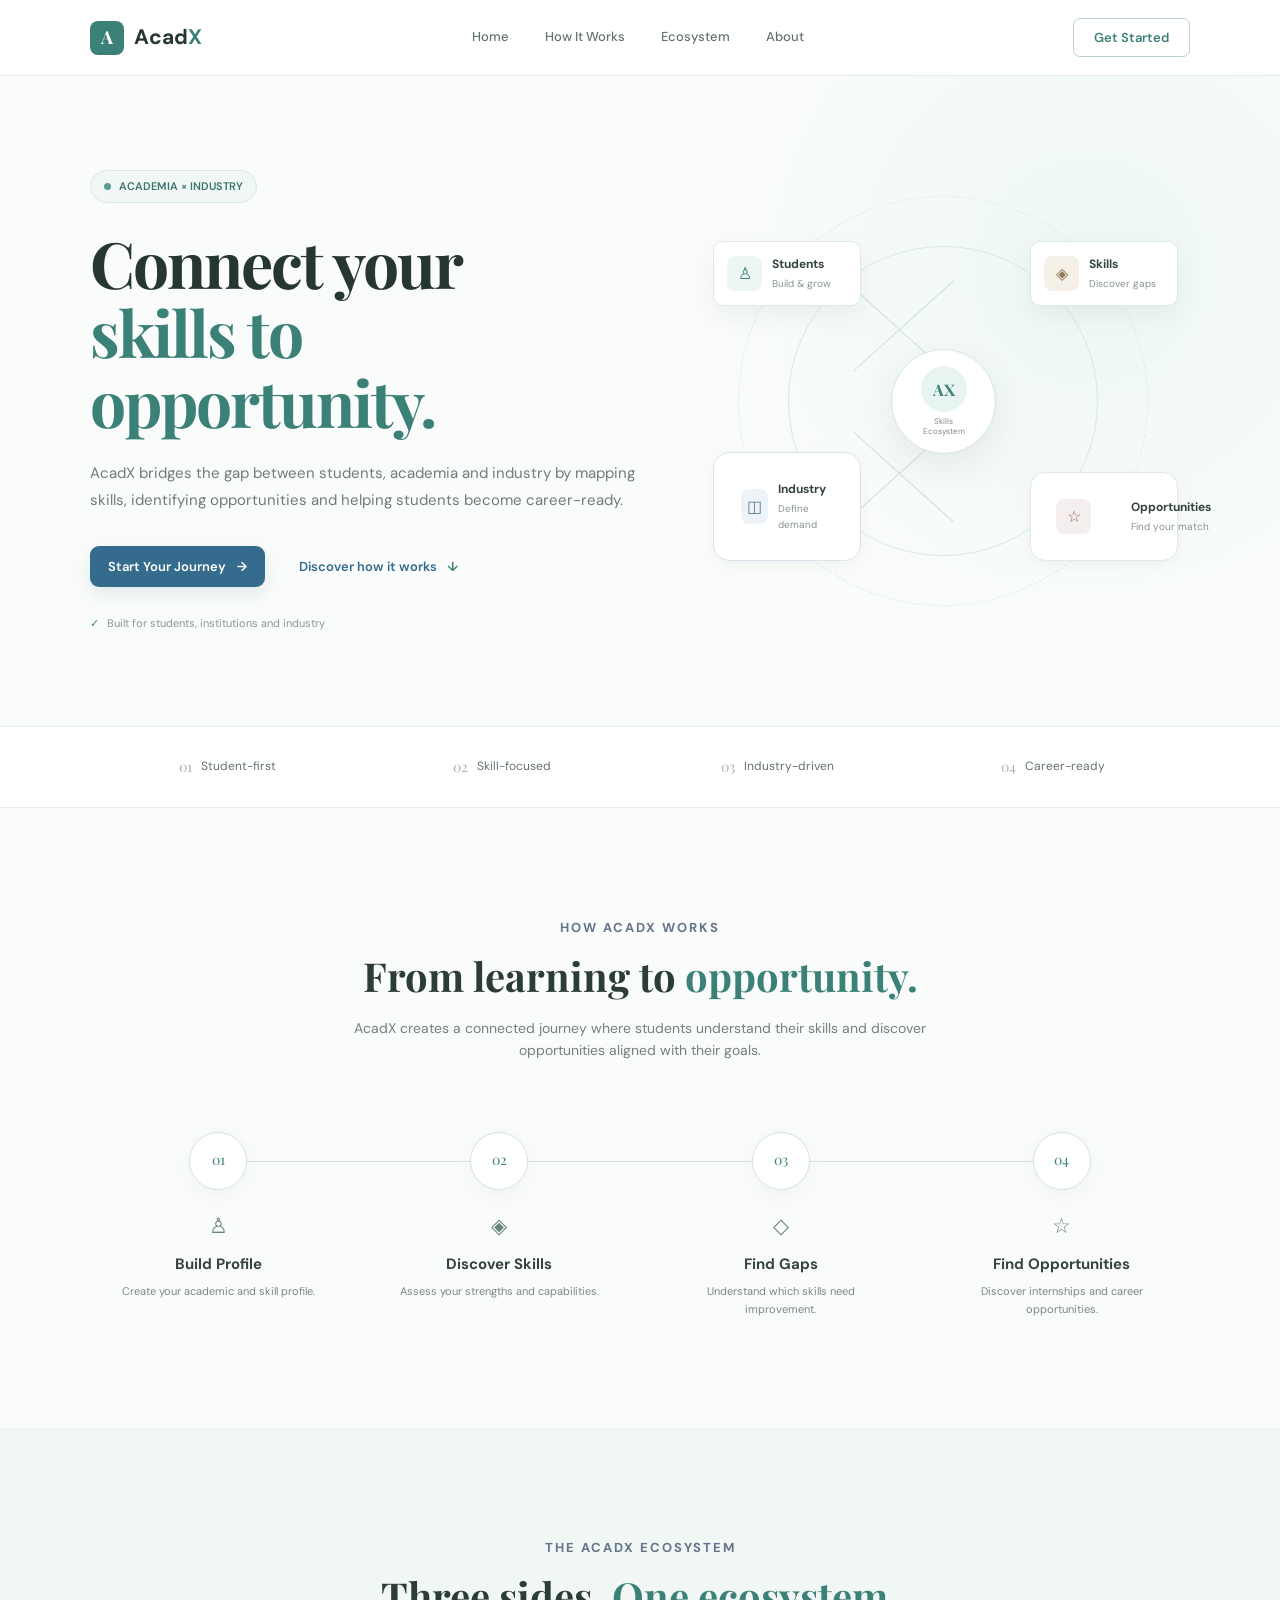
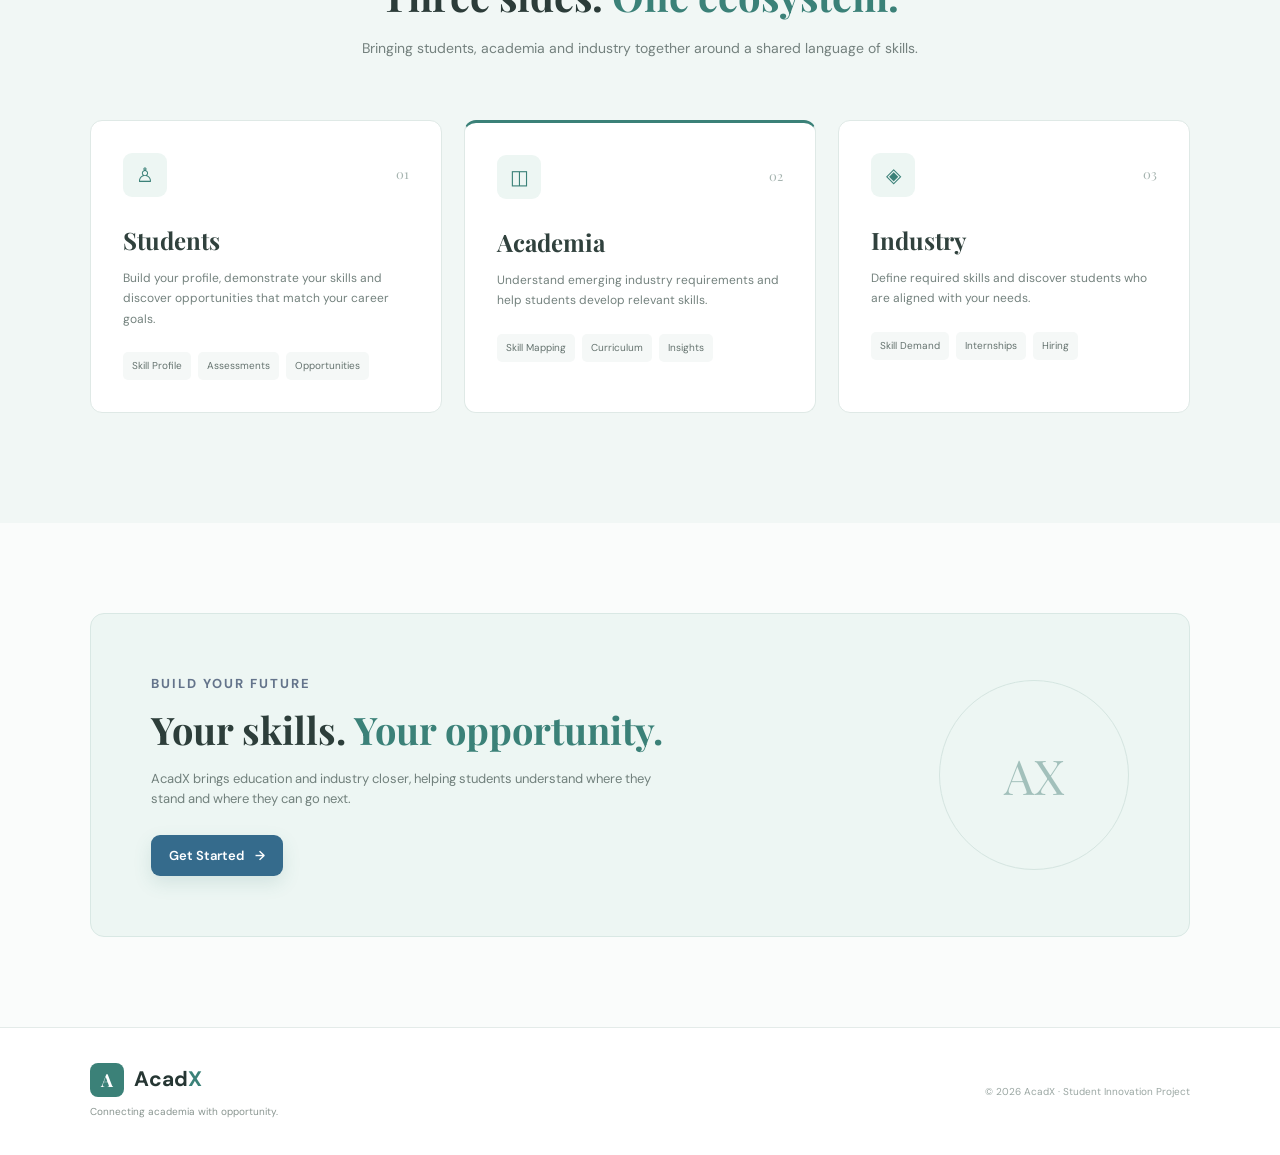
<file: index.html>
<!DOCTYPE html>
<html lang="en">

<head>
    <meta charset="UTF-8">
    <meta name="viewport" content="width=device-width, initial-scale=1.0">

    <title>AcadX | Academia Meets Industry</title>

    <link rel="preconnect" href="https://fonts.googleapis.com">
    <link rel="preconnect" href="https://fonts.gstatic.com" crossorigin>

    <link href="https://fonts.googleapis.com/css2?family=DM+Sans:wght@400;500;600;700&family=Playfair+Display:wght@500;600;700&display=swap" rel="stylesheet">

    <link rel="stylesheet" href="style.css">
</head>

<body>

    <!-- NAVBAR -->

    <nav class="navbar">

        <a href="#" class="logo">

            <span class="logo-mark">A</span>

            <span>
                Acad<span class="logo-accent">X</span>
            </span>

        </a>

        <div class="nav-links">

            <a href="#">Home</a>

            <a href="#how-it-works">
                How It Works
            </a>

            <a href="#ecosystem">
                Ecosystem
            </a>

            <a href="#about">
                About
            </a>

        </div>

        <button
            class="nav-button"
            onclick="startJourney()">

            Get Started

        </button>

    </nav>


    <!-- HERO -->

    <section class="hero">

        <div class="hero-content">

            <div class="eyebrow">

                <span class="eyebrow-dot"></span>

                ACADEMIA × INDUSTRY

            </div>

            <h1>

                Connect your
                <em>skills to opportunity.</em>

            </h1>

            <p class="hero-description">

                AcadX bridges the gap between students,
                academia and industry by mapping skills,
                identifying opportunities and helping students
                become career-ready.

            </p>

            <div class="hero-actions">

                <button
                    class="primary-button"
                    onclick="startJourney()">

                    Start Your Journey

                    <span>→</span>

                </button>

                <button
                    class="text-button"
                    onclick="scrollToSection('how-it-works')">

                    Discover how it works

                    <span>↓</span>

                </button>

            </div>

            <div class="hero-note">

                <span>✓</span>

                Built for students, institutions and industry

            </div>

        </div>


        <!-- HERO VISUAL -->

        <div class="hero-visual">

            <div class="visual-circle circle-two"></div>

            <div class="visual-circle circle-one"></div>

            <div class="connection connection-one"></div>

            <div class="connection connection-two"></div>

            <div class="connection connection-three"></div>

            <div class="connection connection-four"></div>


            <div class="talent-core">

                <div class="core-inner">
                    AX
                </div>

                <small>
                    Skills<br>
                    Ecosystem
                </small>

            </div>


            <div class="floating-card student-card">

                <div class="card-icon student-icon">
                    ♙
                </div>

                <div>

                    <strong>
                        Students
                    </strong>

                    <span>
                        Build & grow
                    </span>

                </div>

            </div>


            <div class="floating-card skills-card">

                <div class="card-icon skills-icon">
                    ◈
                </div>

                <div>

                    <strong>
                        Skills
                    </strong>

                    <span>
                        Discover gaps
                    </span>

                </div>

            </div>


            <div class="floating-card industry-card">

                <div class="card-icon industry-icon">
                    ◫
                </div>

                <div>

                    <strong>
                        Industry
                    </strong>

                    <span>
                        Define demand
                    </span>

                </div>

            </div>


            <div class="floating-card opportunity-card">

                <div class="card-icon opportunity-icon">
                    ☆
                </div>

                <div>

                    <strong>
                        Opportunities
                    </strong>

                    <span>
                        Find your match
                    </span>

                </div>

            </div>

        </div>

    </section>


    <!-- TRUST STRIP -->

    <section class="trust-strip">

        <div>
            <span class="trust-number">01</span>
            Student-first
        </div>

        <div>
            <span class="trust-number">02</span>
            Skill-focused
        </div>

        <div>
            <span class="trust-number">03</span>
            Industry-driven
        </div>

        <div>
            <span class="trust-number">04</span>
            Career-ready
        </div>

    </section>


    <!-- HOW IT WORKS -->

    <section
        class="how-section"
        id="how-it-works">

        <div class="section-heading">

            <div class="section-label">
                HOW ACADX WORKS
            </div>

            <h2>

                From learning to
                <em>opportunity.</em>

            </h2>

            <p>

                AcadX creates a connected journey where
                students understand their skills and
                discover opportunities aligned with their goals.

            </p>

        </div>


        <div class="journey">

            <div class="journey-line"></div>


            <div class="journey-item">

                <div class="journey-number">
                    01
                </div>

                <div class="journey-icon">
                    ♙
                </div>

                <h3>
                    Build Profile
                </h3>

                <p>
                    Create your academic and skill profile.
                </p>

            </div>


            <div class="journey-item">

                <div class="journey-number">
                    02
                </div>

                <div class="journey-icon">
                    ◈
                </div>

                <h3>
                    Discover Skills
                </h3>

                <p>
                    Assess your strengths and capabilities.
                </p>

            </div>


            <div class="journey-item">

                <div class="journey-number">
                    03
                </div>

                <div class="journey-icon">
                    ◇
                </div>

                <h3>
                    Find Gaps
                </h3>

                <p>
                    Understand which skills need improvement.
                </p>

            </div>


            <div class="journey-item">

                <div class="journey-number">
                    04
                </div>

                <div class="journey-icon">
                    ☆
                </div>

                <h3>
                    Find Opportunities
                </h3>

                <p>
                    Discover internships and career opportunities.
                </p>

            </div>

        </div>

    </section>


    <!-- ECOSYSTEM -->

    <section
        class="ecosystem-section"
        id="ecosystem">

        <div class="section-heading">

            <div class="section-label">
                THE ACADX ECOSYSTEM
            </div>

            <h2>

                Three sides.
                <em>One ecosystem.</em>

            </h2>

            <p>

                Bringing students, academia and industry
                together around a shared language of skills.

            </p>

        </div>


        <div class="ecosystem-grid">


            <!-- STUDENTS -->

            <div class="ecosystem-card">

                <div class="eco-top">

                    <div class="eco-icon">
                        ♙
                    </div>

                    <div class="eco-number">
                        01
                    </div>

                </div>

                <h3>
                    Students
                </h3>

                <p>

                    Build your profile, demonstrate your
                    skills and discover opportunities that
                    match your career goals.

                </p>

                <div class="eco-features">

                    <span>
                        Skill Profile
                    </span>

                    <span>
                        Assessments
                    </span>

                    <span>
                        Opportunities
                    </span>

                </div>

            </div>


            <!-- ACADEMIA -->

            <div class="ecosystem-card academia-eco">

                <div class="eco-top">

                    <div class="eco-icon">
                        ◫
                    </div>

                    <div class="eco-number">
                        02
                    </div>

                </div>

                <h3>
                    Academia
                </h3>

                <p>

                    Understand emerging industry requirements
                    and help students develop relevant skills.

                </p>

                <div class="eco-features">

                    <span>
                        Skill Mapping
                    </span>

                    <span>
                        Curriculum
                    </span>

                    <span>
                        Insights
                    </span>

                </div>

            </div>


            <!-- INDUSTRY -->

            <div class="ecosystem-card">

                <div class="eco-top">

                    <div class="eco-icon">
                        ◈
                    </div>

                    <div class="eco-number">
                        03
                    </div>

                </div>

                <h3>
                    Industry
                </h3>

                <p>

                    Define required skills and discover
                    students who are aligned with your needs.

                </p>

                <div class="eco-features">

                    <span>
                        Skill Demand
                    </span>

                    <span>
                        Internships
                    </span>

                    <span>
                        Hiring
                    </span>

                </div>

            </div>


        </div>

    </section>


    <!-- FINAL CTA -->

    <section
        class="final-cta"
        id="about">

        <div class="cta-content">

            <div class="section-label">
                BUILD YOUR FUTURE
            </div>

            <h2>

                Your skills.
                <em>Your opportunity.</em>

            </h2>

            <p>

                AcadX brings education and industry closer,
                helping students understand where they stand
                and where they can go next.

            </p>

            <button
                class="primary-button"
                onclick="startJourney()">

                Get Started

                <span>→</span>

            </button>

        </div>


        <div class="cta-mark">
            AX
        </div>

    </section>


    <!-- FOOTER -->

    <footer>

        <div class="footer-brand">

            <div class="logo">

                <span class="logo-mark">
                    A
                </span>

                <span>
                    Acad<span class="logo-accent">X</span>
                </span>

            </div>

            <p>
                Connecting academia with opportunity.
            </p>

        </div>

        <div class="footer-right">

            © 2026 AcadX · Student Innovation Project

        </div>

    </footer>


    <script src="script.js"></script>

</body>

</html>
</file>
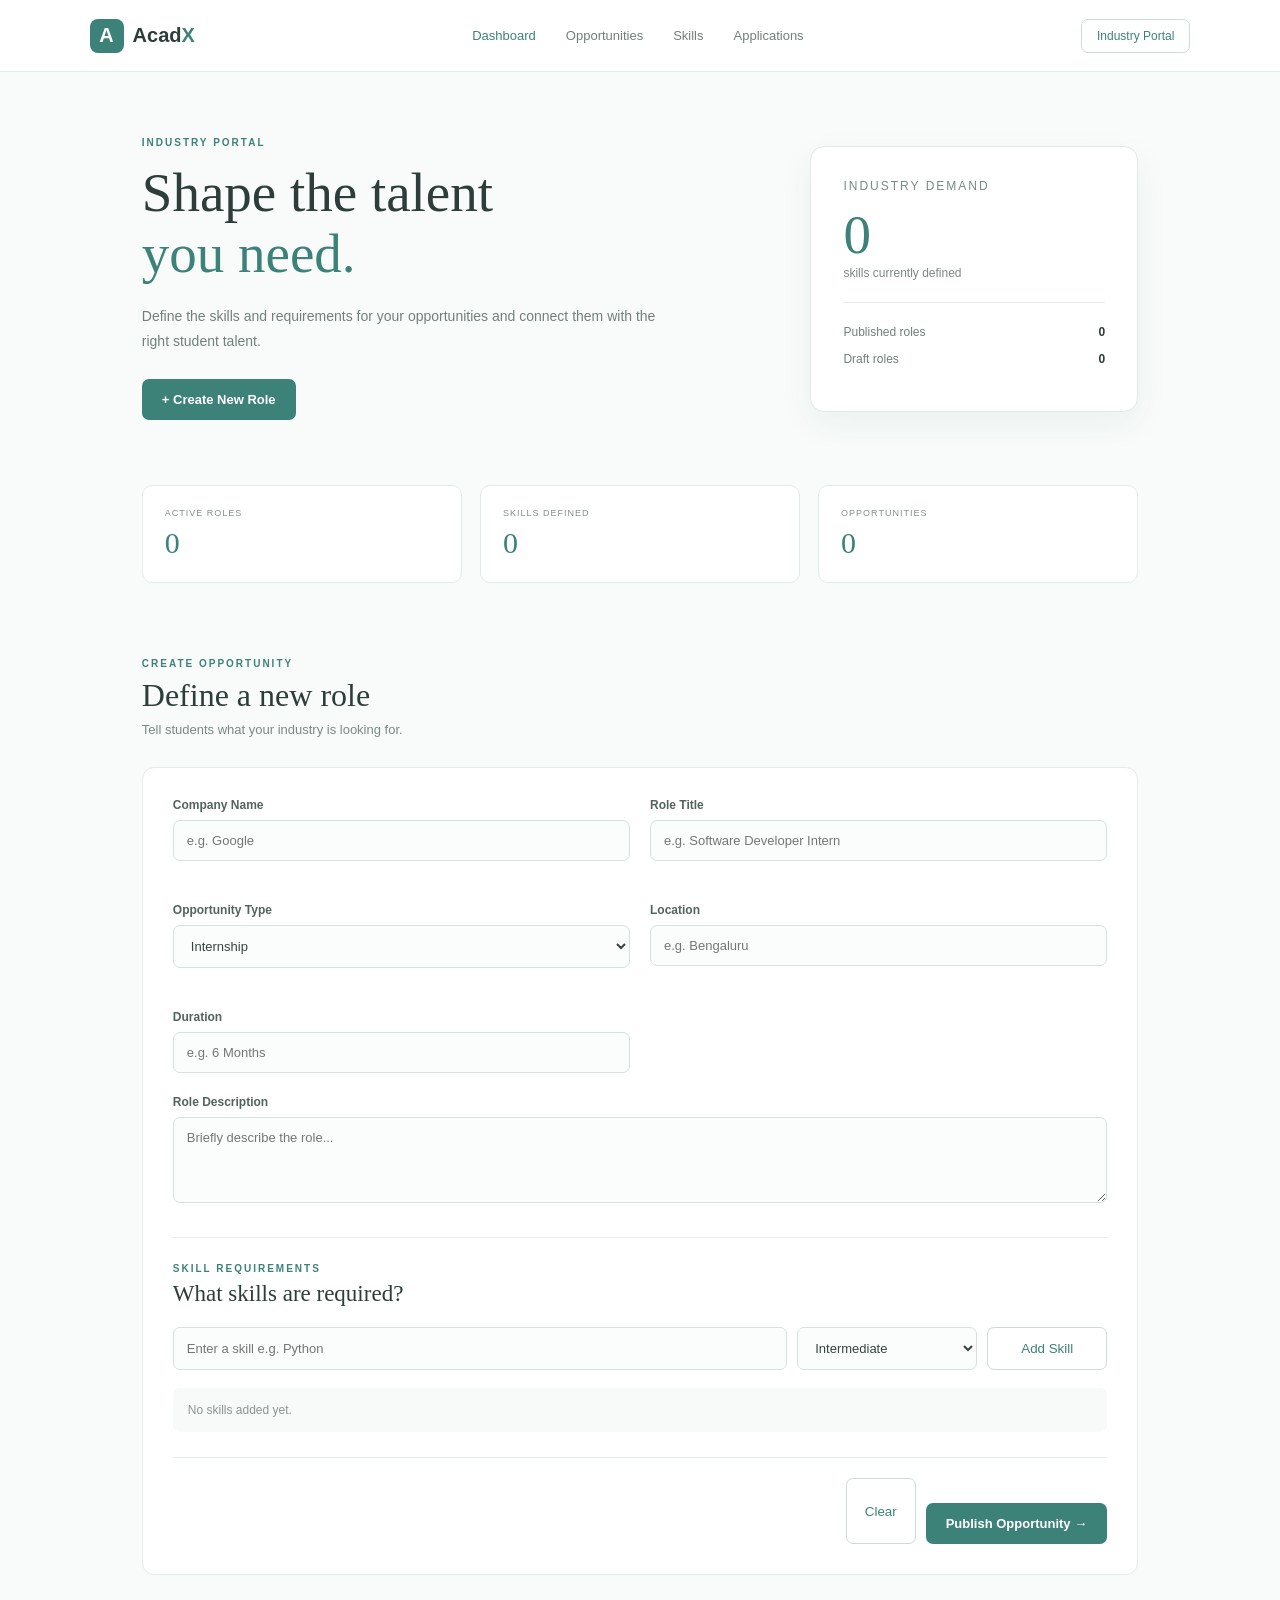
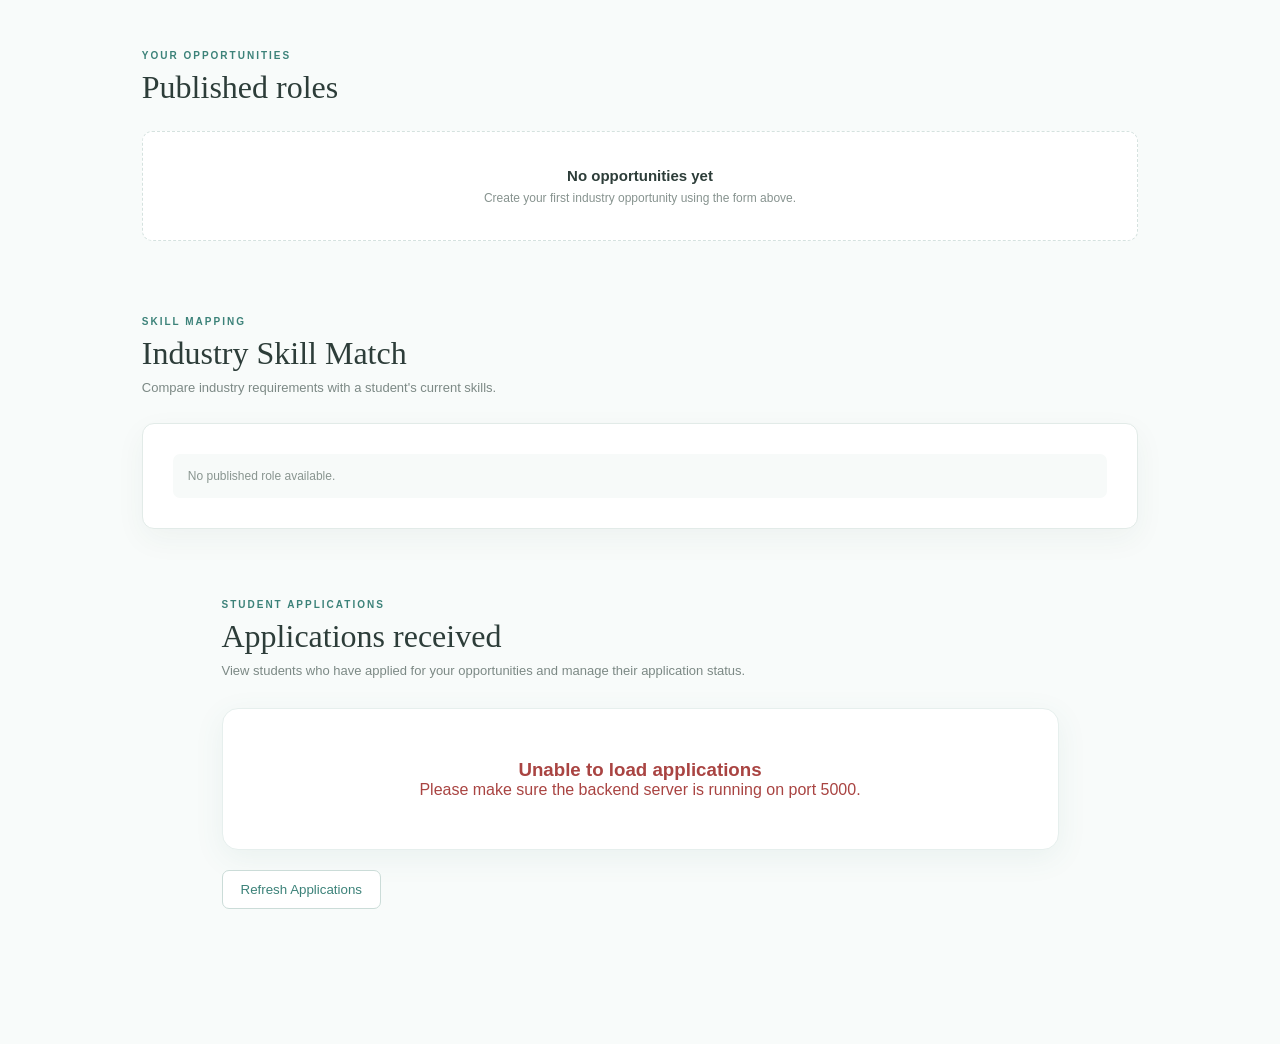
<file: Industry/index.html>
<!DOCTYPE html>
<html lang="en">

<head>
    <meta charset="UTF-8">
    <meta name="viewport" content="width=device-width, initial-scale=1.0">

    <title>AcadX | Industry Portal</title>

    <link rel="stylesheet" href="style.css">

    <style>
        /* ==========================================
           APPLICATIONS
           ========================================== */

        .applications-section {
            padding: 70px 8%;
        }

        .applications-container {
            margin-top: 30px;
        }

        .applications-table-wrapper {
            width: 100%;
            overflow-x: auto;
            background: #ffffff;
            border-radius: 16px;
            box-shadow: 0 8px 30px rgba(59, 129, 120, 0.08);
            border: 1px solid #e6efed;
        }

        .applications-table {
            width: 100%;
            border-collapse: collapse;
            min-width: 1150px;
        }

        .applications-table th {
            text-align: left;
            padding: 18px 20px;
            background: #e8f3f1;
            color: #263633;
            font-size: 13px;
            text-transform: uppercase;
            letter-spacing: 0.5px;
        }

        .applications-table td {
            padding: 18px 20px;
            border-top: 1px solid #edf2f1;
            color: #4b5b58;
            font-size: 14px;
            vertical-align: middle;
        }

        .applications-table tbody tr:hover {
            background: #fafcfb;
        }

        .student-name {
            font-weight: 600;
            color: #263633;
        }

        .application-role {
            font-weight: 600;
            color: #3b8178;
        }

        .application-status {
            display: inline-block;
            padding: 6px 12px;
            border-radius: 20px;
            background: #e8f3f1;
            color: #2f6f67;
            font-size: 12px;
            font-weight: 600;
            white-space: nowrap;
        }

        .resume-name {
            max-width: 220px;
            word-break: break-word;
        }

        .application-actions {
            display: flex;
            gap: 8px;
            flex-wrap: wrap;
            min-width: 250px;
        }

        .application-action-btn {
            border: none;
            padding: 8px 12px;
            border-radius: 8px;
            cursor: pointer;
            font-size: 12px;
            font-weight: 600;
            transition: 0.2s ease;
        }

        .review-btn {
            background: #edf2f1;
            color: #4b5b58;
        }

        .review-btn:hover {
            background: #dfe9e7;
        }

        .accept-btn {
            background: #e8f3f1;
            color: #2f6f67;
        }

        .accept-btn:hover {
            background: #d6ebe7;
        }

        .reject-btn {
            background: #f8eeee;
            color: #9a5555;
        }

        .reject-btn:hover {
            background: #f2dddd;
        }

        .applications-loading,
        .applications-empty,
        .applications-error {
            padding: 50px 20px;
            text-align: center;
            color: #687875;
        }

        .applications-error {
            color: #a94442;
        }

        .refresh-applications {
            margin-top: 20px;
        }

        @media (max-width: 768px) {
            .applications-section {
                padding: 50px 5%;
            }
        }
    </style>
</head>

<body>

    <!-- NAVIGATION -->

    <header class="navbar">

        <div class="logo">
            <span class="logo-mark">A</span>
            <span>Acad<span class="green">X</span></span>
        </div>

        <nav>
            <a href="#" class="active">Dashboard</a>
            <a href="#roles">Opportunities</a>
            <a href="#skills">Skills</a>
            <a href="#applications">Applications</a>
        </nav>

        <span class="portal-label">
            Industry Portal
        </span>

    </header>


    <!-- MAIN -->

    <main>

        <!-- WELCOME -->

        <section class="welcome">

            <div class="welcome-text">

                <p class="eyebrow">
                    INDUSTRY PORTAL
                </p>

                <h1>
                    Shape the talent<br>
                    <span>you need.</span>
                </h1>

                <p class="intro">
                    Define the skills and requirements for your
                    opportunities and connect them with the right
                    student talent.
                </p>

                <button
                    class="primary-btn"
                    onclick="openRoleForm()">

                    + Create New Role

                </button>

            </div>


            <div class="summary-card">

                <p class="card-label">
                    INDUSTRY DEMAND
                </p>

                <h2 id="skillCount">
                    0
                </h2>

                <p>
                    skills currently defined
                </p>

                <div class="line"></div>

                <div class="summary-row">
                    <span>Published roles</span>
                    <strong id="roleCount">0</strong>
                </div>

                <div class="summary-row">
                    <span>Draft roles</span>
                    <strong id="draftCount">0</strong>
                </div>

            </div>

        </section>


        <!-- DASHBOARD STATS -->

        <section class="stats">

            <div class="stat-card">
                <span class="stat-title">ACTIVE ROLES</span>
                <strong id="activeRoles">0</strong>
            </div>

            <div class="stat-card">
                <span class="stat-title">SKILLS DEFINED</span>
                <strong id="totalSkills">0</strong>
            </div>

            <div class="stat-card">
                <span class="stat-title">OPPORTUNITIES</span>
                <strong id="opportunityCount">0</strong>
            </div>

        </section>


        <!-- ROLE CREATION -->

        <section
            class="role-section"
            id="roleFormSection">

            <div class="section-heading">

                <p class="eyebrow">
                    CREATE OPPORTUNITY
                </p>

                <h2>
                    Define a new role
                </h2>

                <p>
                    Tell students what your industry is looking for.
                </p>

            </div>


            <form id="roleForm">

                <div class="form-grid">

                    <div class="form-group">

                        <label>
                            Company Name
                        </label>

                        <input
                            type="text"
                            id="companyName"
                            placeholder="e.g. Google"
                            required>

                    </div>


                    <div class="form-group">

                        <label>
                            Role Title
                        </label>

                        <input
                            type="text"
                            id="roleTitle"
                            placeholder="e.g. Software Developer Intern"
                            required>

                    </div>


                    <div class="form-group">

                        <label>
                            Opportunity Type
                        </label>

                        <select id="roleType">

                            <option>Internship</option>
                            <option>Full-time Job</option>
                            <option>Part-time Job</option>

                        </select>

                    </div>


                    <div class="form-group">

                        <label>
                            Location
                        </label>

                        <input
                            type="text"
                            id="roleLocation"
                            placeholder="e.g. Bengaluru"
                            required>

                    </div>


                    <div class="form-group">

                        <label>
                            Duration
                        </label>

                        <input
                            type="text"
                            id="roleDuration"
                            placeholder="e.g. 6 Months"
                            required>

                    </div>

                </div>


                <div class="form-group">

                    <label>
                        Role Description
                    </label>

                    <textarea
                        id="roleDescription"
                        placeholder="Briefly describe the role..."
                        rows="4"></textarea>

                </div>


                <!-- SKILLS -->

                <div class="skills-area" id="skills">

                    <div class="skills-heading">

                        <div>

                            <p class="eyebrow">
                                SKILL REQUIREMENTS
                            </p>

                            <h3>
                                What skills are required?
                            </h3>

                        </div>

                    </div>


                    <div class="skill-input-row">

                        <input
                            type="text"
                            id="skillInput"
                            placeholder="Enter a skill e.g. Python">

                        <select id="skillLevel">

                            <option>Beginner</option>
                            <option selected>Intermediate</option>
                            <option>Advanced</option>

                        </select>

                        <button
                            type="button"
                            class="add-btn"
                            onclick="addSkill()">

                            Add Skill

                        </button>

                    </div>


                    <div
                        id="skillList"
                        class="skill-list">

                        <p class="empty-message">
                            No skills added yet.
                        </p>

                    </div>

                </div>


                <!-- ACTIONS -->

                <div class="form-actions">

                    <button
                        type="button"
                        class="secondary-btn"
                        onclick="clearForm()">

                        Clear

                    </button>

                    <button
                        type="submit"
                        class="primary-btn">

                        Publish Opportunity →

                    </button>

                </div>

            </form>

        </section>


        <!-- PUBLISHED ROLES -->

        <section
            class="roles-section"
            id="roles">

            <div class="section-heading">

                <p class="eyebrow">
                    YOUR OPPORTUNITIES
                </p>

                <h2>
                    Published roles
                </h2>

            </div>


            <div
                id="roleList"
                class="role-list">

                <div class="empty-role">

                    <h3>
                        No opportunities yet
                    </h3>

                    <p>
                        Create your first industry opportunity
                        using the form above.
                    </p>

                </div>

            </div>

        </section>


        <!-- SKILL MATCH PREVIEW -->

        <section
            class="match-section"
            id="skillMatch">

            <div class="section-heading">

                <p class="eyebrow">
                    SKILL MAPPING
                </p>

                <h2>
                    Industry Skill Match
                </h2>

                <p>
                    Compare industry requirements with a student's current skills.
                </p>

            </div>

            <div id="matchRoleList"></div>

        </section>


        <!-- ==========================================
             APPLICATIONS
             ========================================== -->

        <section
            class="applications-section"
            id="applications">

            <div class="section-heading">

                <p class="eyebrow">
                    STUDENT APPLICATIONS
                </p>

                <h2>
                    Applications received
                </h2>

                <p>
                    View students who have applied for your opportunities
                    and manage their application status.
                </p>

            </div>


            <div class="applications-container">

                <div
                    id="applicationsContent"
                    class="applications-table-wrapper">

                    <div class="applications-loading">
                        Loading applications...
                    </div>

                </div>


                <button
                    type="button"
                    class="secondary-btn refresh-applications"
                    onclick="loadApplications()">

                    Refresh Applications

                </button>

            </div>

        </section>

    </main>


    <script src="script.js"></script>


    <script>

        // ==========================================
        // LOAD APPLICATIONS FROM BACKEND
        // ==========================================

        async function loadApplications() {

            const container =
                document.getElementById(
                    "applicationsContent"
                );

            if (!container) return;

            container.innerHTML = `
                <div class="applications-loading">
                    Loading applications...
                </div>
            `;

            try {

                const response =
                    await fetch(
                        "http://localhost:5000/applications"
                    );

                if (!response.ok) {

                    throw new Error(
                        "Could not load applications."
                    );

                }

                const applications =
                    await response.json();


                // No applications

                if (
                    !Array.isArray(applications) ||
                    applications.length === 0
                ) {

                    container.innerHTML = `
                        <div class="applications-empty">

                            <h3>
                                No applications yet
                            </h3>

                            <p>
                                Applications submitted by students
                                will appear here.
                            </p>

                        </div>
                    `;

                    return;
                }


                // Applications table

                let tableHTML = `

                    <table class="applications-table">

                        <thead>

                            <tr>

                                <th>Student</th>
                                <th>Opportunity</th>
                                <th>Email</th>
                                <th>Phone</th>
                                <th>Resume</th>
                                <th>Status</th>
                                <th>Date</th>
                                <th>Actions</th>

                            </tr>

                        </thead>

                        <tbody>
                `;


                applications.forEach(
                    application => {

                        const date =
                            application.created_at
                                ? new Date(
                                    application.created_at
                                ).toLocaleDateString()
                                : "-";


                        const currentStatus =
                            application.status ||
                            "Submitted";


                        tableHTML += `

                            <tr>

                                <td>
                                    <span class="student-name">
                                        ${escapeApplicationHTML(
                                            application.name
                                        )}
                                    </span>
                                </td>


                                <td>
                                    <span class="application-role">
                                        ${escapeApplicationHTML(
                                            application.opportunity_title
                                        )}
                                    </span>
                                </td>


                                <td>
                                    ${escapeApplicationHTML(
                                        application.email
                                    )}
                                </td>


                                <td>
                                    ${escapeApplicationHTML(
                                        application.phone
                                    )}
                                </td>


                                <td>
                                    <span class="resume-name">
                                        ${escapeApplicationHTML(
                                            application.resume_name
                                        )}
                                    </span>
                                </td>


                                <td>
                                    <span class="application-status">
                                        ${escapeApplicationHTML(
                                            currentStatus
                                        )}
                                    </span>
                                </td>


                                <td>
                                    ${date}
                                </td>


                                <td>

                                    <div class="application-actions">

                                        <button
                                            type="button"
                                            class="application-action-btn review-btn"
                                            onclick="updateApplicationStatus(
                                                ${application.id},
                                                'Under Review'
                                            )">

                                            Under Review

                                        </button>


                                        <button
                                            type="button"
                                            class="application-action-btn accept-btn"
                                            onclick="updateApplicationStatus(
                                                ${application.id},
                                                'Accepted'
                                            )">

                                            Accept

                                        </button>


                                        <button
                                            type="button"
                                            class="application-action-btn reject-btn"
                                            onclick="updateApplicationStatus(
                                                ${application.id},
                                                'Rejected'
                                            )">

                                            Reject

                                        </button>

                                    </div>

                                </td>

                            </tr>

                        `;

                    }
                );


                tableHTML += `

                        </tbody>

                    </table>

                `;


                container.innerHTML =
                    tableHTML;


            } catch (error) {

                console.error(
                    "Applications error:",
                    error
                );

                container.innerHTML = `

                    <div class="applications-error">

                        <h3>
                            Unable to load applications
                        </h3>

                        <p>
                            Please make sure the backend server
                            is running on port 5000.
                        </p>

                    </div>

                `;

            }

        }


        // ==========================================
        // ESCAPE USER DATA
        // ==========================================

        function escapeApplicationHTML(value) {

            if (
                value === null ||
                value === undefined
            ) {

                return "";

            }

            return String(value)
                .replace(/&/g, "&amp;")
                .replace(/</g, "&lt;")
                .replace(/>/g, "&gt;")
                .replace(/"/g, "&quot;")
                .replace(/'/g, "&#039;");

        }


        // ==========================================
        // LOAD WHEN INDUSTRY PAGE OPENS
        // ==========================================

        document.addEventListener(
            "DOMContentLoaded",
            function () {

                loadApplications();

            }
        );

    </script>

</body>

</html>
</file>
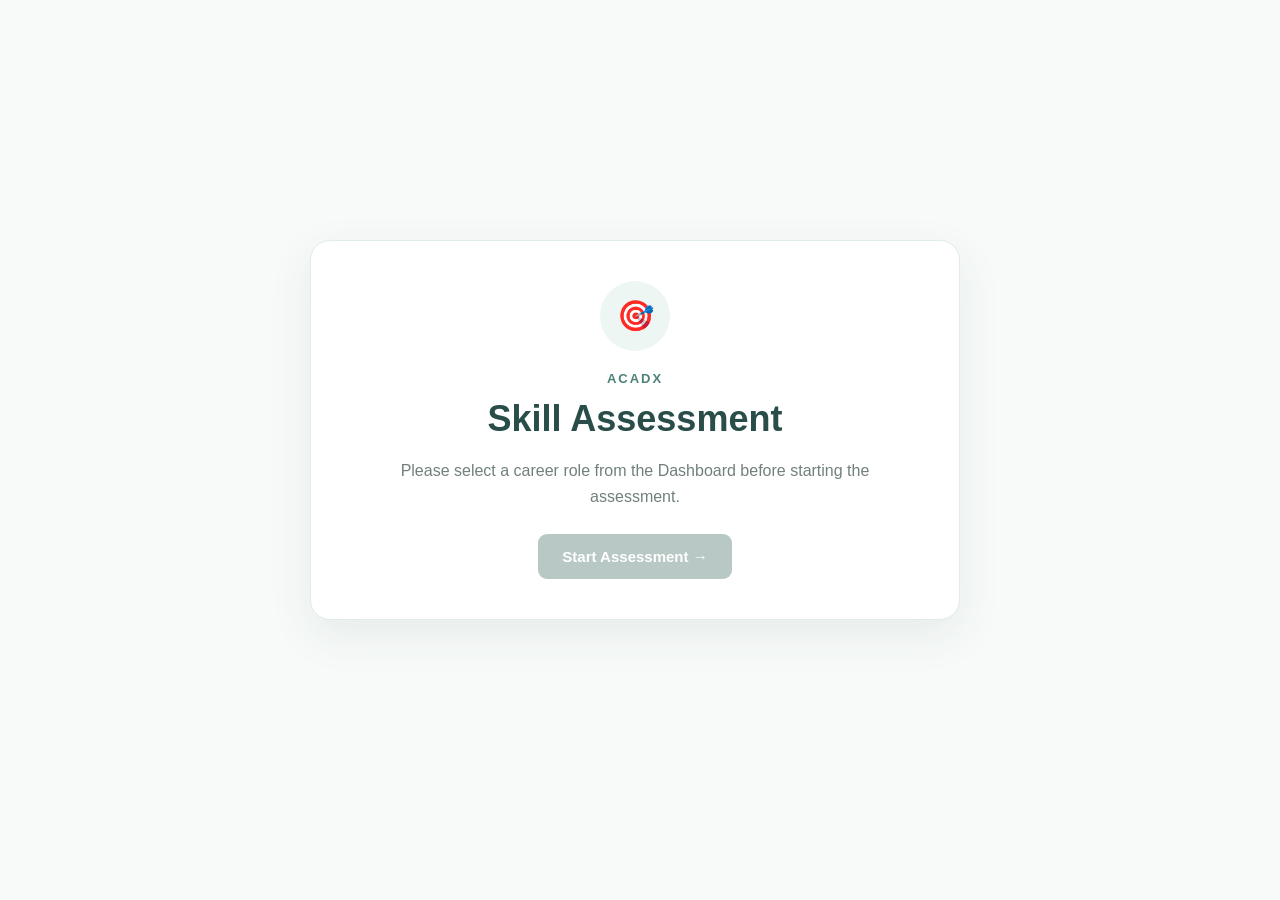
<file: assessment.html>
<!DOCTYPE html>
<html lang="en">

<head>
    <meta charset="UTF-8">

    <meta name="viewport" content="width=device-width, initial-scale=1.0">

    <title>AcadX - Skill Assessment</title>

    <link rel="stylesheet" href="assessment.css">
</head>

<body>

    <main class="assessment-container">

        <section class="welcome-card">

            <!-- Icon -->
            <div class="icon">
                🎯
            </div>

            <!-- Heading -->
            <p class="label">
                ACADX
            </p>

            <h1 id="assessmentTitle">
                Skill Assessment
            </h1>

            <p class="description" id="assessmentDescription">
                Your assessment is based on the career role you selected.
            </p>

            <!-- Start Assessment Button -->
            <button
                type="button"
                id="startButton">

                Start Assessment →

            </button>

        </section>

    </main>

    <script src="assessment.js"></script>

</body>

</html>
</file>
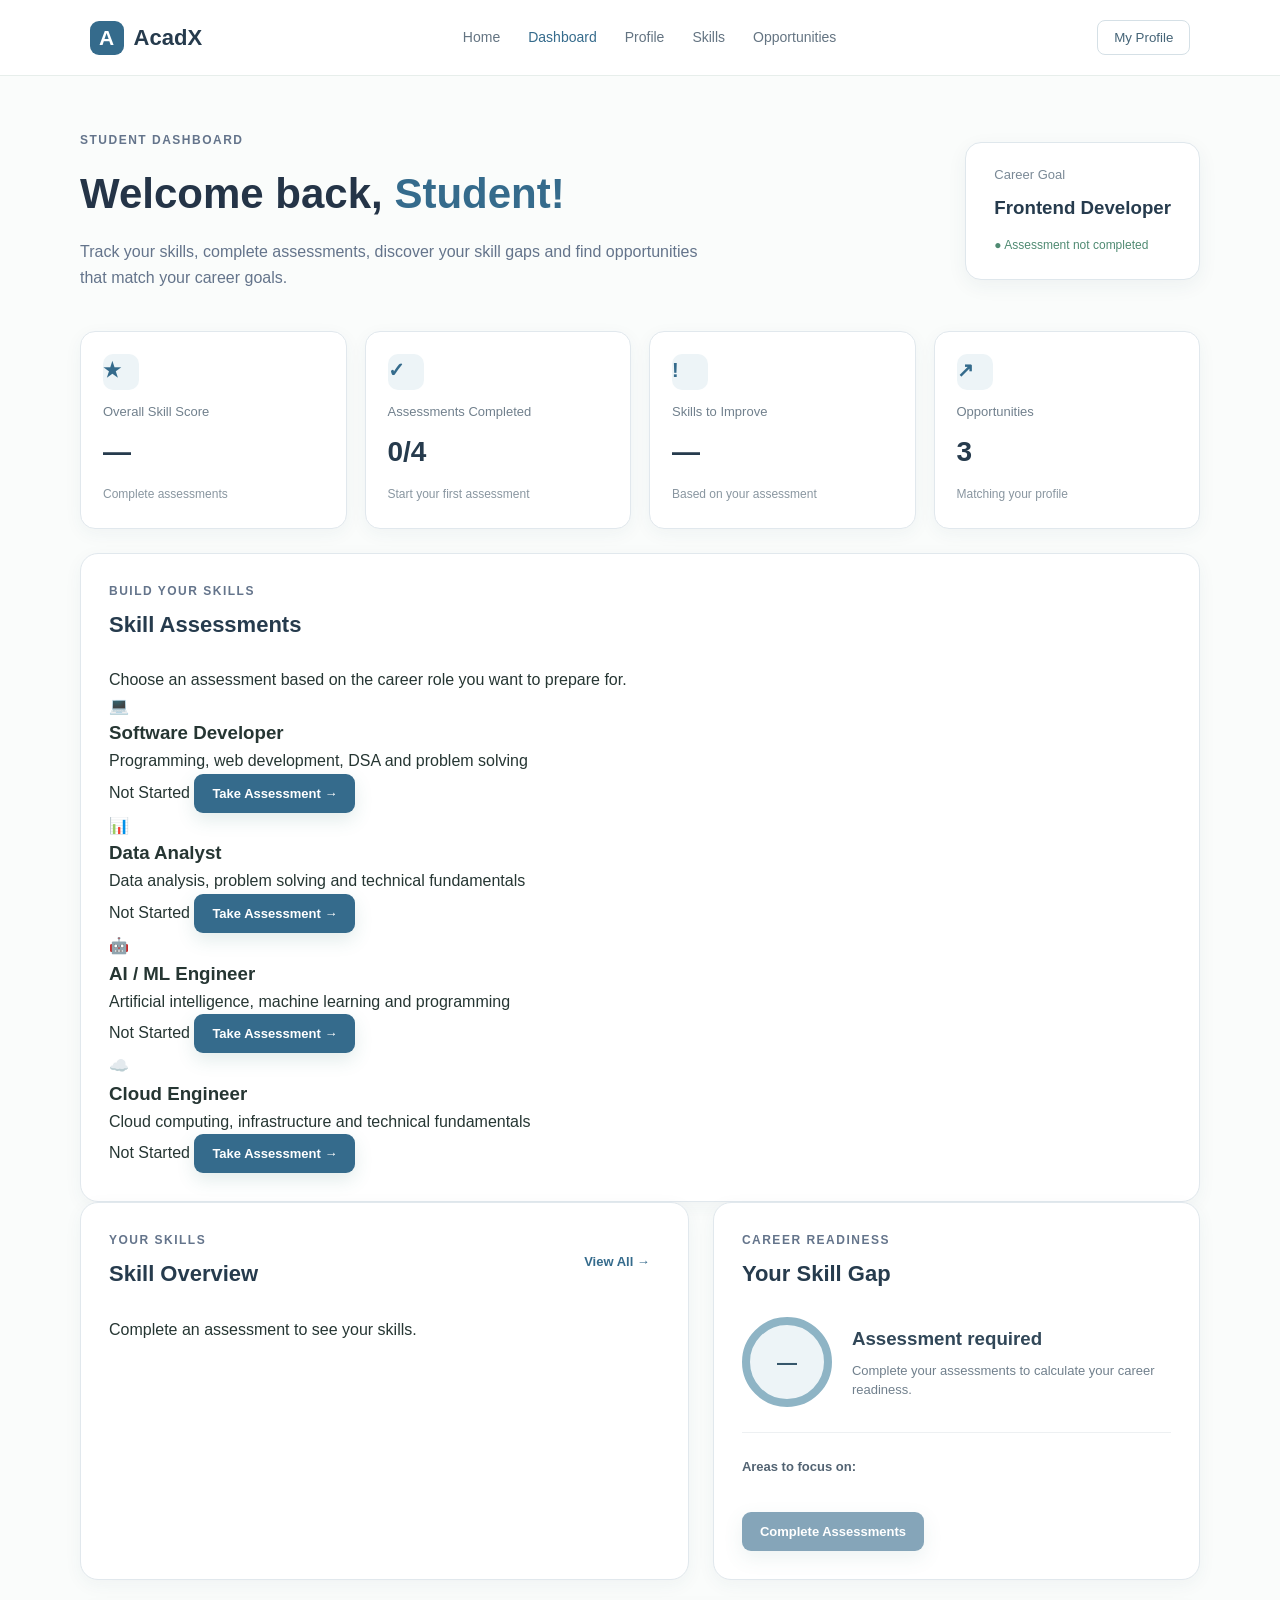
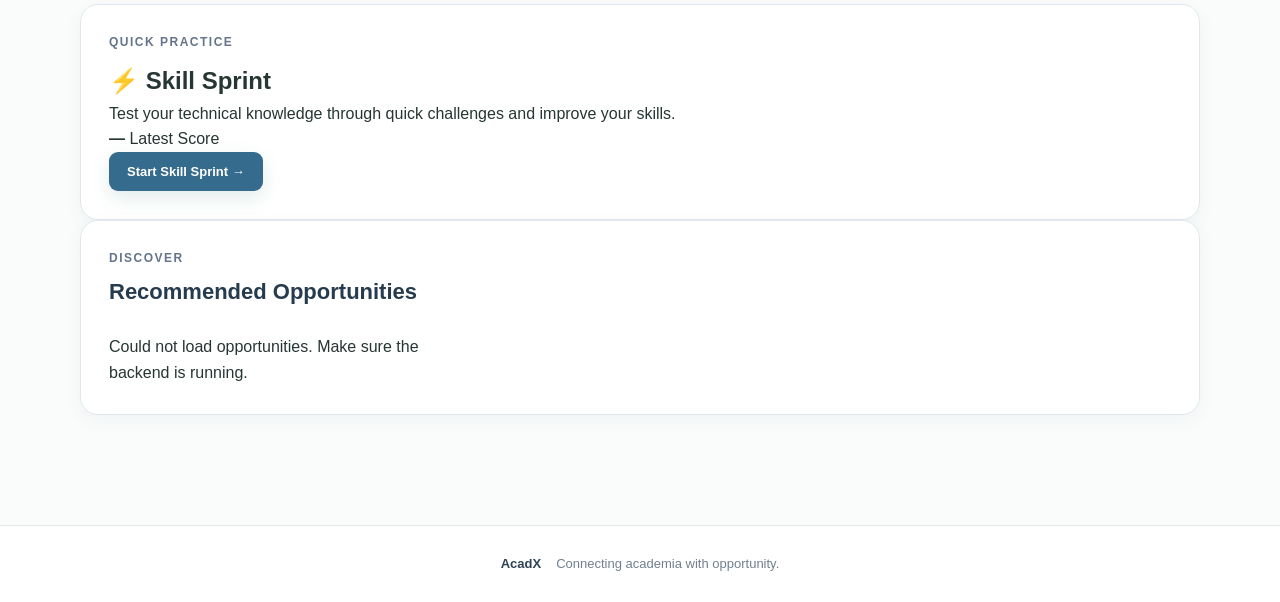
<file: dashboard.html>
<!DOCTYPE html>

<html lang="en">

<head>
    <meta charset="UTF-8">
    <meta name="viewport" content="width=device-width, initial-scale=1.0">

    <title>AcadX | Student Dashboard</title>

    <link rel="stylesheet" href="style.css">

</head>

<body>

<header class="navbar">
    <div class="logo">
        <span class="logo-box">A</span>
        <span class="logo-name">AcadX</span>
    </div>

    <nav>
        <a href="index.html">Home</a>

        <a href="dashboard.html" class="active">
            Dashboard
        </a>

        <a href="student-profile.html">
            Profile
        </a>

        <a href="skills.html">
            Skills
        </a>

        <a href="matching.html">
            Opportunities
        </a>
    </nav>

    <button
        class="profile-button"
        onclick="window.location.href='student-profile.html'">

        My Profile

    </button>

</header>


<main class="dashboard">

    <!-- =========================================
         WELCOME SECTION
    ========================================== -->

    <section class="welcome-section">

        <div class="welcome-content">

            <p class="small-heading">
                STUDENT DASHBOARD
            </p>

            <h1>
                Welcome back,
                <span id="studentName">Student!</span>
            </h1>

            <p class="welcome-text">
                Track your skills, complete assessments,
                discover your skill gaps and find opportunities
                that match your career goals.
            </p>

        </div>


        <div class="career-card">

            <p>
                Career Goal
            </p>

            <h3 id="careerGoal">
                Frontend Developer
            </h3>

            <span id="careerStatus">
                ● Assessment not completed
            </span>

        </div>

    </section>



    <!-- =========================================
         PROGRESS SUMMARY
    ========================================== -->

    <section class="stats-grid">

        <div class="stat-card">

            <div class="stat-icon">
                ★
            </div>

            <p>
                Overall Skill Score
            </p>

            <h2 id="skillScore">
                —
            </h2>

            <span id="scoreMessage">
                Complete assessments
            </span>

        </div>


        <div class="stat-card">

            <div class="stat-icon">
                ✓
            </div>

            <p>
                Assessments Completed
            </p>

            <h2 id="assessmentStatus">
                0/4
            </h2>

            <span id="assessmentMessage">
                Complete your assessments
            </span>

        </div>


        <div class="stat-card">

            <div class="stat-icon">
                !
            </div>

            <p>
                Skills to Improve
            </p>

            <h2 id="skillsToImprove">
                —
            </h2>

            <span>
                Based on your assessment
            </span>

        </div>


        <div class="stat-card">

            <div class="stat-icon">
                ↗
            </div>

            <p>
                Opportunities
            </p>

            <h2>
                3
            </h2>

            <span>
                Matching your profile
            </span>

        </div>

    </section>



    <!-- =========================================
         ASSESSMENTS
    ========================================== -->

    <section class="dashboard-card assessments-card">

        <div class="card-heading">

            <div>

                <p class="small-heading">
                    BUILD YOUR SKILLS
                </p>

                <h2>
                    Skill Assessments
                </h2>

            </div>

        </div>


        <p class="section-description">
            Choose an assessment based on the career role
            you want to prepare for.
        </p>


        <div class="assessment-list">


            <!-- SOFTWARE DEVELOPER -->

            <div class="assessment-item">

                <div class="assessment-icon">
                    💻
                </div>

                <div class="assessment-info">

                    <h3>
                        Software Developer
                    </h3>

                    <p>
                        Programming, web development,
                        DSA and problem solving
                    </p>

                </div>

                <div class="assessment-action">

                    <span
                        id="softwareDeveloperStatus"
                        class="assessment-status">
                        Not Started
                    </span>

                    <button
                        id="softwareDeveloperButton"
                        class="primary-button"
                        onclick="startAssessment('Software Developer')">

                        Take Assessment →

                    </button>

                </div>

            </div>



            <!-- DATA ANALYST -->

            <div class="assessment-item">

                <div class="assessment-icon">
                    📊
                </div>

                <div class="assessment-info">

                    <h3>
                        Data Analyst
                    </h3>

                    <p>
                        Data analysis, problem solving
                        and technical fundamentals
                    </p>

                </div>

                <div class="assessment-action">

                    <span
                        id="dataAnalystStatus"
                        class="assessment-status">
                        Not Started
                    </span>

                    <button
                        id="dataAnalystButton"
                        class="primary-button"
                        onclick="startAssessment('Data Analyst')">

                        Take Assessment →

                    </button>

                </div>

            </div>



            <!-- AI ML -->

            <div class="assessment-item">

                <div class="assessment-icon">
                    🤖
                </div>

                <div class="assessment-info">

                    <h3>
                        AI / ML Engineer
                    </h3>

                    <p>
                        Artificial intelligence,
                        machine learning and programming
                    </p>

                </div>

                <div class="assessment-action">

                    <span
                        id="aiMlStatus"
                        class="assessment-status">
                        Not Started
                    </span>

                    <button
                        id="aiMlButton"
                        class="primary-button"
                        onclick="startAssessment('AI / ML Engineer')">

                        Take Assessment →

                    </button>

                </div>

            </div>



            <!-- CLOUD -->

            <div class="assessment-item">

                <div class="assessment-icon">
                    ☁️
                </div>

                <div class="assessment-info">

                    <h3>
                        Cloud Engineer
                    </h3>

                    <p>
                        Cloud computing, infrastructure
                        and technical fundamentals
                    </p>

                </div>

                <div class="assessment-action">

                    <span
                        id="cloudEngineerStatus"
                        class="assessment-status">
                        Not Started
                    </span>

                    <button
                        id="cloudEngineerButton"
                        class="primary-button"
                        onclick="startAssessment('Cloud Engineer')">

                        Take Assessment →

                    </button>

                </div>

            </div>

        </div>

    </section>



    <!-- =========================================
         SKILLS + CAREER READINESS
    ========================================== -->

    <section class="dashboard-grid">


        <!-- SKILL OVERVIEW -->

        <div class="dashboard-card skills-card">

            <div class="card-heading">

                <div>

                    <p class="small-heading">
                        YOUR SKILLS
                    </p>

                    <h2>
                        Skill Overview
                    </h2>

                </div>

                <button
                    class="text-button"
                    onclick="window.location.href='skills.html'">

                    View All →

                </button>

            </div>


            <div id="dashboardSkills">
                <!-- Assessment skills will appear here -->
            </div>

        </div>



        <!-- CAREER READINESS -->

        <div class="dashboard-card gap-card">

            <div class="card-heading">

                <div>

                    <p class="small-heading">
                        CAREER READINESS
                    </p>

                    <h2>
                        Your Skill Gap
                    </h2>

                </div>

            </div>


            <div class="readiness">

                <div class="readiness-circle">

                    <span id="readinessScore">
                        —
                    </span>

                </div>


                <div>

                    <h3 id="readinessTitle">
                        Assessment required
                    </h3>

                    <p id="readinessText">
                        Complete your assessments to
                        calculate your career readiness.
                    </p>

                </div>

            </div>


            <div class="gap-message">

                <strong>
                    Areas to focus on:
                </strong>

                <div
                    class="tag-container"
                    id="gapTags">

                    <span>
                        HTML & CSS
                    </span>

                    <span>
                        JavaScript
                    </span>

                    <span>
                        Python
                    </span>

                    <span>
                        C Programming
                    </span>

                </div>

            </div>


            <button
                id="skillGapButton"
                class="primary-button"
                disabled
                style="opacity:0.6;">

                Complete Assessments

            </button>

        </div>

    </section>



    <!-- =========================================
         SKILL SPRINT
    ========================================== -->

    <section class="dashboard-card sprint-card">

        <div class="sprint-content">

            <div>

                <p class="small-heading">
                    QUICK PRACTICE
                </p>

                <h2>
                    ⚡ Skill Sprint
                </h2>

                <p>
                    Test your technical knowledge through
                    quick challenges and improve your skills.
                </p>

            </div>


            <div class="sprint-action">

                <div class="sprint-info">

                    <strong id="lastGameScore">
                        —
                    </strong>

                    <span>
                        Latest Score
                    </span>

                </div>

                <button
                    class="primary-button"
                    onclick="window.location.href='game.html'">

                    Start Skill Sprint →

                </button>

            </div>

        </div>

    </section>



    <!-- =========================================
         OPPORTUNITIES
    ========================================== -->

    <section class="dashboard-card opportunities-card">

        <div class="card-heading">

            <div>

                <p class="small-heading">
                    DISCOVER
                </p>

                <h2>
                    Recommended Opportunities
                </h2>

            </div>


            <button
                class="text-button"
                onclick="window.location.href='matching.html?id=${opportunity.id}'"
                View All →

            </button>

        </div>


        <div class="opportunity-grid">
        <div  id ="opportunityGrid"></div>
         </div>

    </section>

</main>


<footer class="footer">

    <strong>
        AcadX
    </strong>

    <span>
        Connecting academia with opportunity.
    </span>

</footer>



<script>
async function loadOpportunities() {

    const opportunityGrid =
        document.getElementById("opportunityGrid");

    if (!opportunityGrid) return;

    try {

        const response =
            await fetch("http://localhost:5000/opportunities");

        if (!response.ok) {
            throw new Error("Failed to load opportunities");
        }

        const opportunities =
            await response.json();

        opportunityGrid.innerHTML = "";

        if (opportunities.length === 0) {

            opportunityGrid.innerHTML = `
                <p>No opportunities available yet.</p>
            `;

            return;
        }

        opportunities.slice(0, 3).forEach(opportunity => {

            const card =
                document.createElement("div");

            card.className = "opportunity";

            const skills =
                opportunity.skills
                    .map(skill => `
                        <span>
                            ${skill.name || skill}
                        </span>
                    `)
                    .join("");

            card.innerHTML = `

                <span class="opportunity-label">
                    ${opportunity.type}
                </span>

                <h3>
                    ${opportunity.title}
                </h3>

                <p>
                    ${opportunity.company}
                    •
                    ${opportunity.location}
                </p>

                <div class="opportunity-skills">
                    ${skills}
                </div>

                <div class="match">

                    <strong>
                        New Opportunity
                    </strong>

                    <button
                        onclick="window.location.href='opportunity-details.html'">

                        View Opportunity

                    </button>

                </div>

            `;

            opportunityGrid.appendChild(card);

        });

    } catch (error) {

        console.error(
            "OPPORTUNITY LOAD ERROR:",
            error
        );

        opportunityGrid.innerHTML = `
            <p>
                Could not load opportunities.
                Make sure the backend is running.
            </p>
        `;
    }
}
document.addEventListener("DOMContentLoaded", function () {
    loadOpportunities();

    /* =========================================
       PROFILE DATA
    ========================================== */

    const savedProfile =
        localStorage.getItem("acadxProfile");

    if (savedProfile) {

        try {

            const profile =
                JSON.parse(savedProfile);

            const studentName =
                document.getElementById("studentName");

            const careerGoal =
                document.getElementById("careerGoal");


            if (profile.name && studentName) {

                studentName.textContent =
                    profile.name + "!";

            }


            /*
             * Use the selected assessment role as
             * the career goal when available.
             * Otherwise use the saved profile career goal.
             */

            const selectedRole =
                localStorage.getItem(
                    "acadx_selected_role"
                );


            if (selectedRole && careerGoal) {

                careerGoal.textContent =
                    selectedRole;

            } else if (profile.careerGoal && careerGoal) {

                careerGoal.textContent =
                    profile.careerGoal;

            }

        } catch (error) {

            console.log(
                "Profile data could not be loaded."
            );

        }

    } else {

        /*
         * Even if there is no profile data,
         * use the selected assessment role.
         */

        const selectedRole =
            localStorage.getItem(
                "acadx_selected_role"
            );

        const careerGoal =
            document.getElementById(
                "careerGoal"
            );


        if (selectedRole && careerGoal) {

            careerGoal.textContent =
                selectedRole;

        }

    }



    /* =========================================
       ASSESSMENT DATA
    ========================================== */

    const assessments = [

        {
            role: "Software Developer",
            key: "software",
            statusId: "softwareDeveloperStatus",
            buttonId: "softwareDeveloperButton"
        },

        {
            role: "Data Analyst",
            key: "data",
            statusId: "dataAnalystStatus",
            buttonId: "dataAnalystButton"
        },

        {
            role: "AI / ML Engineer",
            key: "ai",
            statusId: "aiMlStatus",
            buttonId: "aiMlButton"
        },

        {
            role: "Cloud Engineer",
            key: "cloud",
            statusId: "cloudEngineerStatus",
            buttonId: "cloudEngineerButton"
        }

    ];



    /* =========================================
       CHECK COMPLETED ASSESSMENTS
    ========================================== */

    let completedAssessments = [];
    let totalScore = 0;


    assessments.forEach(function (assessment) {

        const completionKey =
            "acadx_assessment_" +
            assessment.key;

        const scoreKey =
            "acadx_score_" +
            assessment.key;


        const isCompleted =
            localStorage.getItem(
                completionKey
            ) === "completed";


        const scoreValue =
            localStorage.getItem(
                scoreKey
            );


        const statusElement =
            document.getElementById(
                assessment.statusId
            );


        const buttonElement =
            document.getElementById(
                assessment.buttonId
            );


        if (isCompleted) {

            const score =
                Number(scoreValue) || 0;


            completedAssessments.push({

                role: assessment.role,

                key: assessment.key,

                score: score

            });


            totalScore += score;


            if (statusElement) {

                statusElement.textContent =
                    "✓ Completed";

                statusElement.classList.add(
                    "completed"
                );

            }


            if (buttonElement) {

                buttonElement.textContent =
                    "Retake Assessment →";

            }


        } else {

            if (statusElement) {

                statusElement.textContent =
                    "Not Started";

                statusElement.classList.remove(
                    "completed"
                );

            }


            if (buttonElement) {

                buttonElement.textContent =
                    "Take Assessment →";

            }

        }

    });



    const completed =
        completedAssessments.length;



    /* =========================================
       OVERALL SKILL SCORE
    ========================================== */

    const skillScore =
        document.getElementById(
            "skillScore"
        );


    const scoreMessage =
        document.getElementById(
            "scoreMessage"
        );


    if (completed > 0) {

        const average =
            Math.round(
                totalScore / completed
            );


        if (skillScore) {

            skillScore.textContent =
                average + "%";

        }


        if (scoreMessage) {

            scoreMessage.textContent =
                completed === 4
                    ? "Based on all assessments"
                    : "Based on completed assessments";

        }


    } else {

        if (skillScore) {

            skillScore.textContent =
                "—";

        }


        if (scoreMessage) {

            scoreMessage.textContent =
                "Complete assessments";

        }

    }



    /* =========================================
       ASSESSMENT COUNT
    ========================================== */

    const assessmentStatus =
        document.getElementById(
            "assessmentStatus"
        );


    const assessmentMessage =
        document.getElementById(
            "assessmentMessage"
        );


    if (assessmentStatus) {

        assessmentStatus.textContent =
            completed + "/4";

    }


    if (assessmentMessage) {

        if (completed === 0) {

            assessmentMessage.textContent =
                "Start your first assessment";

        } else if (completed < 4) {

            assessmentMessage.textContent =
                "Keep going";

        } else {

            assessmentMessage.textContent =
                "All completed";

        }

    }



    /* =========================================
       CAREER STATUS
    ========================================== */

    const careerStatus =
        document.getElementById(
            "careerStatus"
        );


    if (careerStatus) {

        if (completed === 4) {

            careerStatus.textContent =
                "● All assessments completed";

        } else if (completed > 0) {

            careerStatus.textContent =
                "● Assessment in progress";

        } else {

            careerStatus.textContent =
                "● Assessment not completed";

        }

    }



    /* =========================================
       SKILLS TO IMPROVE
    ========================================== */

    const skillsToImprove =
        document.getElementById(
            "skillsToImprove"
        );


    if (skillsToImprove) {

        if (completed === 0) {

            skillsToImprove.textContent =
                "—";

        } else {

            const improveCount =
                completedAssessments.filter(
                    function (assessment) {

                        return assessment.score < 70;

                    }
                ).length;


            skillsToImprove.textContent =
                improveCount;

        }

    }



    /* =========================================
       LATEST ASSESSMENT SKILLS
    ========================================== */

    const dashboardSkills =
        document.getElementById(
            "dashboardSkills"
        );


    const savedResult =
        localStorage.getItem(
            "acadx_assessment_result"
        );


    if (dashboardSkills) {

        dashboardSkills.innerHTML =
            "";


        if (savedResult) {

            try {

                const result =
                    JSON.parse(
                        savedResult
                    );


                const skillScores =
                    result.skills || {};


                const skillNames =
                    Object.keys(
                        skillScores
                    );


                if (skillNames.length > 0) {

                    skillNames.forEach(
                        function (skillName) {

                            const score =
                                Number(
                                    skillScores[
                                        skillName
                                    ]
                                ) || 0;


                            const skillItem =
                                document.createElement(
                                    "div"
                                );


                            skillItem.className =
                                "skill-item";


                            skillItem.innerHTML = `

                                <div class="skill-info">

                                    <span>
                                        ${skillName}
                                    </span>

                                    <strong>
                                        ${score}%
                                    </strong>

                                </div>

                                <div class="progress">

                                    <div
                                        class="progress-fill"
                                        style="width:${score}%;">
                                    </div>

                                </div>

                            `;


                            dashboardSkills.appendChild(
                                skillItem
                            );

                        }
                    );


                } else {

                    dashboardSkills.innerHTML = `
                        <p>
                            Complete an assessment
                            to see your skills.
                        </p>
                    `;

                }


            } catch (error) {

                console.log(
                    "Assessment result could not be loaded."
                );

                dashboardSkills.innerHTML = `
                    <p>
                        Complete an assessment
                        to see your skills.
                    </p>
                `;

            }

        } else {

            dashboardSkills.innerHTML = `
                <p>
                    Complete an assessment
                    to see your skills.
                </p>
            `;

        }

    }



    /* =========================================
       CAREER READINESS
    ========================================== */

    const readinessScore =
        document.getElementById(
            "readinessScore"
        );


    const readinessTitle =
        document.getElementById(
            "readinessTitle"
        );


    const readinessText =
        document.getElementById(
            "readinessText"
        );


    if (completed > 0) {

        const average =
            Math.round(
                totalScore / completed
            );


        if (readinessScore) {

            readinessScore.textContent =
                average + "%";

        }


        if (average >= 80) {

            if (readinessTitle) {

                readinessTitle.textContent =
                    "Excellent progress!";

            }


            if (readinessText) {

                readinessText.textContent =
                    "You have built a strong foundation for your selected career.";

            }


        } else if (average >= 60) {

            if (readinessTitle) {

                readinessTitle.textContent =
                    "Good progress!";

            }


            if (readinessText) {

                readinessText.textContent =
                    "You have a good foundation, with a few areas that need improvement.";

            }


        } else {

            if (readinessTitle) {

                readinessTitle.textContent =
                    "Keep improving!";

            }


            if (readinessText) {

                readinessText.textContent =
                    "Focused practice can help strengthen your skills.";

            }

        }


    } else {

        if (readinessScore) {

            readinessScore.textContent =
                "—";

        }


        if (readinessTitle) {

            readinessTitle.textContent =
                "Assessment required";

        }


        if (readinessText) {

            readinessText.textContent =
                "Complete your assessments to calculate your career readiness.";

        }

    }



    /* =========================================
       AREAS TO FOCUS ON
    ========================================== */

    const gapTags =
        document.getElementById(
            "gapTags"
        );


    if (gapTags) {

        gapTags.innerHTML =
            "";


        if (savedResult) {

            try {

                const result =
                    JSON.parse(
                        savedResult
                    );


                const skillScores =
                    result.skills || {};


                const weakSkills =
                    Object.entries(
                        skillScores
                    )
                    .filter(
                        function (item) {

                            return Number(
                                item[1]
                            ) < 70;

                        }
                    )
                    .sort(
                        function (a, b) {

                            return Number(a[1]) -
                                   Number(b[1]);

                        }
                    );


                if (weakSkills.length > 0) {

                    weakSkills.forEach(
                        function (item) {

                            const tag =
                                document.createElement(
                                    "span"
                                );


                            tag.textContent =
                                item[0];


                            gapTags.appendChild(
                                tag
                            );

                        }
                    );


                } else {

                    const tag =
                        document.createElement(
                            "span"
                        );


                    tag.textContent =
                        "No major gaps";


                    gapTags.appendChild(
                        tag
                    );

                }


            } catch (error) {

                console.log(
                    "Skill gap data could not be loaded."
                );

            }

        }

    }



    /* =========================================
       SKILL GAP BUTTON
    ========================================== */

    const skillGapButton =
        document.getElementById(
            "skillGapButton"
        );


    if (skillGapButton) {

        if (completed > 0) {

            skillGapButton.disabled =
                false;


            skillGapButton.style.opacity =
                "1";


            skillGapButton.textContent =
                "Explore Skill Gap →";


            skillGapButton.onclick =
                function () {

                    window.location.href =
                        "skill-gap.html";

                };


        } else {

            skillGapButton.disabled =
                true;


            skillGapButton.style.opacity =
                "0.6";


            skillGapButton.textContent =
                "Complete Assessments";

        }

    }



    /* =========================================
       LAST SKILL SPRINT SCORE
    ========================================== */

    const lastGameScore =
        localStorage.getItem(
            "acadx_game_score"
        );


    const lastGameScoreElement =
        document.getElementById(
            "lastGameScore"
        );


    if (
        lastGameScore !== null &&
        lastGameScoreElement
    ) {

        lastGameScoreElement.textContent =
            lastGameScore + "%";

    }

});



/* =========================================
   START / RETAKE ASSESSMENT
========================================= */

function startAssessment(role) {

    localStorage.setItem(
        "acadx_selected_role",
        role
    );


    window.location.href =
        "assessment.html";

}

</script>

</body>

</html>
</file>
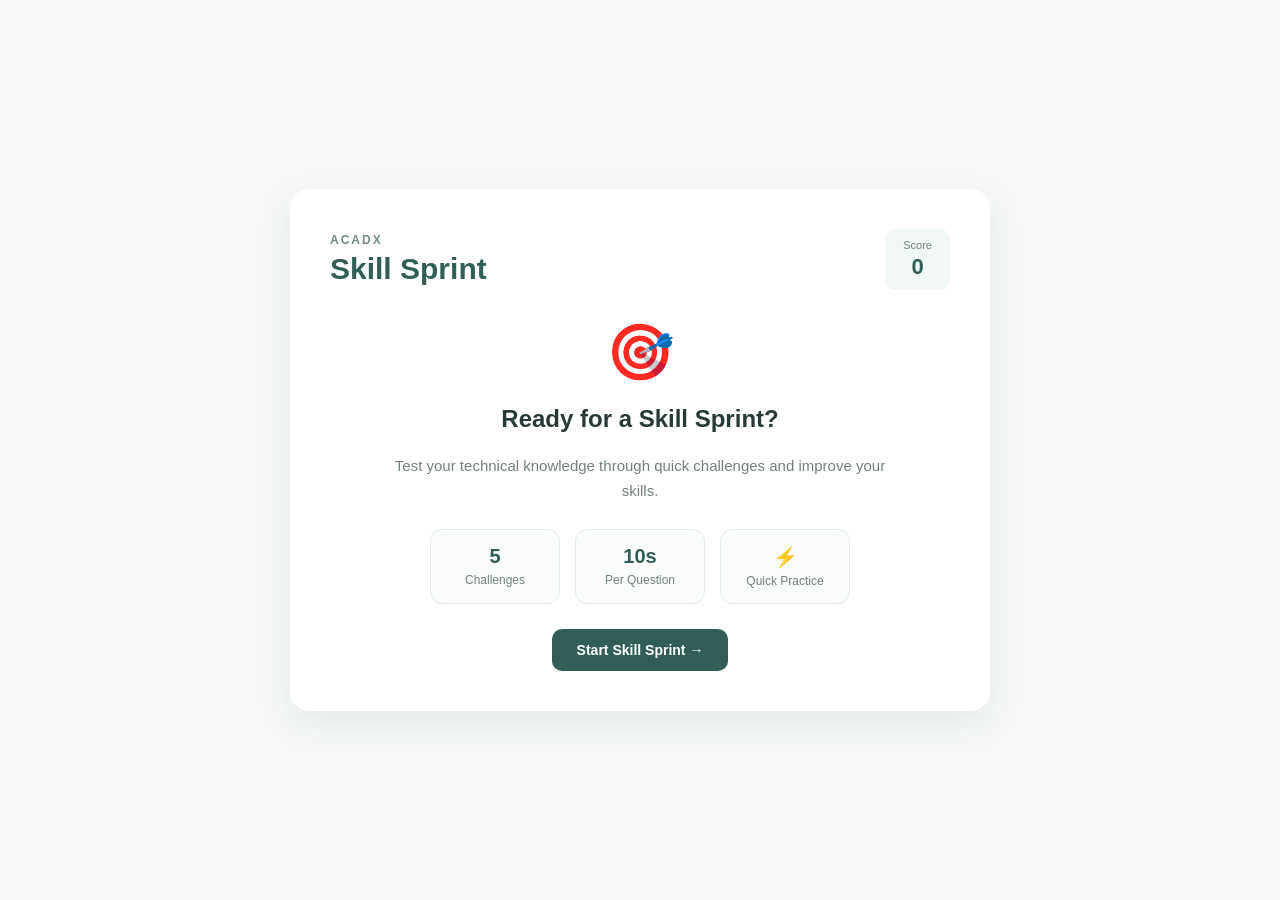
<file: game.html>
<!DOCTYPE html>
<html lang="en">

<head>
    <meta charset="UTF-8">
    <meta name="viewport" content="width=device-width, initial-scale=1.0">

    <title>AcadX - Skill Sprint</title>

    <link rel="stylesheet" href="game.css">
</head>

<body>

    <main class="game-container">

        <section class="game-card">

            <!-- Game Header -->
            <div class="game-header">

                <div>
                    <p class="label">ACADX</p>
                    <h1>Skill Sprint</h1>
                </div>

                <div class="score-box">
                    <span>Score</span>
                    <strong id="score">0</strong>
                </div>

            </div>


            <!-- Start Screen -->
            <div id="start-screen">

                <div class="game-icon">
                    🎯
                </div>

                <h2>Ready for a Skill Sprint?</h2>

                <p class="description">
                    Test your technical knowledge through
                    quick challenges and improve your skills.
                </p>

                <div class="game-info">

                    <div>
                        <strong>5</strong>
                        <span>Challenges</span>
                    </div>

                    <div>
                        <strong>10s</strong>
                        <span>Per Question</span>
                    </div>

                    <div>
                        <strong>⚡</strong>
                        <span>Quick Practice</span>
                    </div>

                </div>

                <button
                    id="startGameButton"
                    class="primary-button">

                    Start Skill Sprint →

                </button>

            </div>


            <!-- Game Screen -->
            <div id="game-screen" class="hidden">

                <div class="game-top">

                    <span id="question-number">
                        Challenge 1 of 5
                    </span>

                    <span class="timer">
                        ⏱️ <strong id="timer">10</strong>
                    </span>

                </div>


                <!-- Progress -->
                <div class="progress-track">

                    <div
                        id="progress-bar"
                        class="progress-bar">
                    </div>

                </div>


                <!-- Skill -->
                <p
                    id="skill-name"
                    class="skill-tag">
                    Python
                </p>


                <!-- Question -->
                <h2
                    id="game-question"
                    class="game-question">

                    Question will appear here

                </h2>


                <!-- Options -->
                <div
                    id="game-options"
                    class="game-options">
                </div>


                <!-- Next -->
                <button
                    id="next-game-button"
                    class="primary-button hidden">

                    Next Challenge →

                </button>

            </div>


            <!-- Result Screen -->
            <div
                id="result-screen"
                class="hidden">

                <div class="game-icon">
                    🏆
                </div>

                <p class="label">
                    ACADX SKILL SPRINT COMPLETE
                </p>

                <h2>
                    Great Work!
                </h2>

                <div class="final-score">

                    <span>Your Score</span>

                    <strong id="final-score">
                        0
                    </strong>

                </div>


                <div class="result-stats">

                    <div>
                        <strong id="correct-count">
                            0
                        </strong>

                        <span>Correct</span>
                    </div>

                    <div>
                        <strong id="accuracy">
                            0%
                        </strong>

                        <span>Accuracy</span>
                    </div>

                    <div>
                        <strong>
                            ⚡
                        </strong>

                        <span>Skills Practiced</span>
                    </div>

                </div>


                <button
                    id="play-again-button"
                    class="primary-button">

                    Play Again

                </button>

            </div>

        </section>

    </main>


    <script src="game.js"></script>

</body>

</html>
</file>
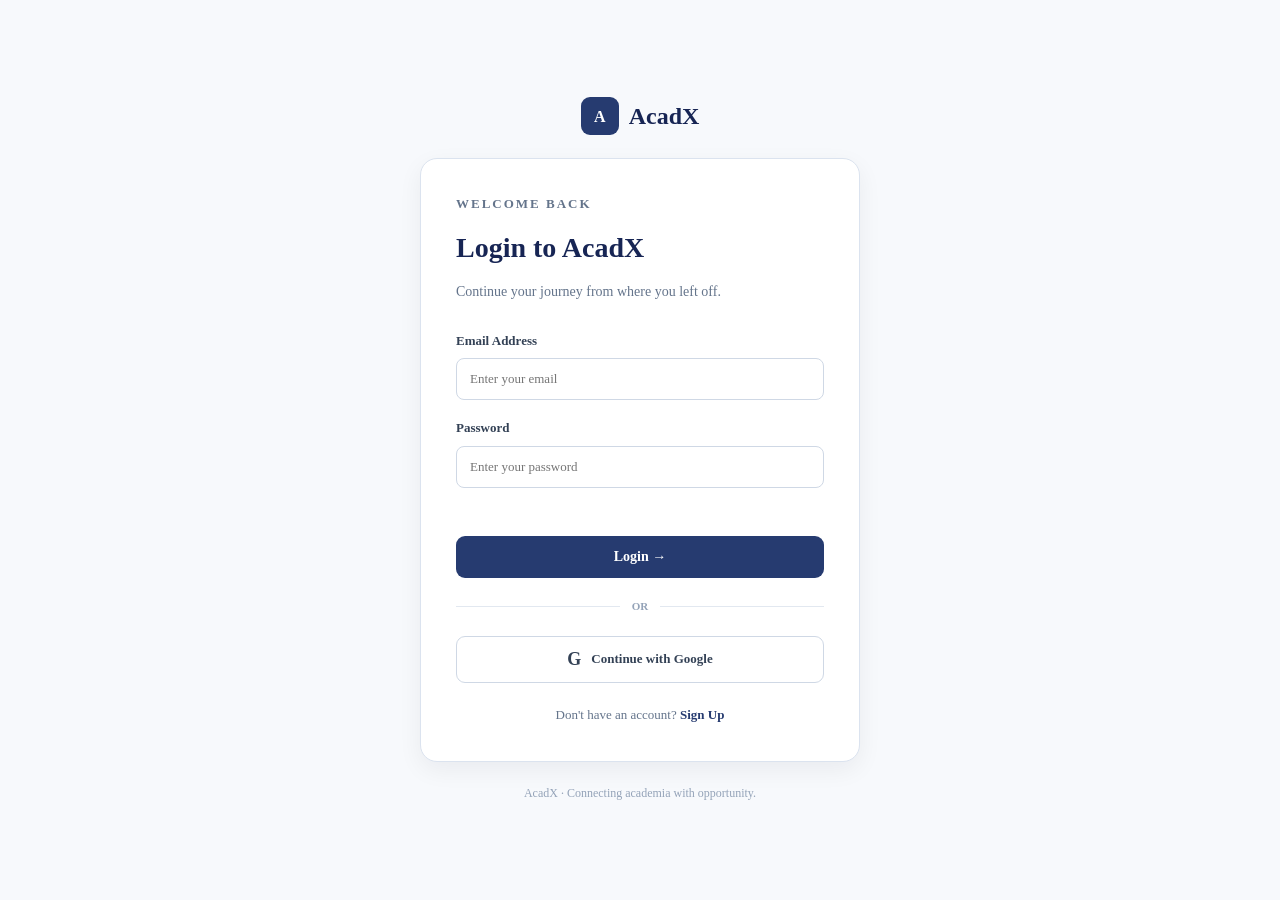
<file: login.html>
<!DOCTYPE html>
<html lang="en">
<head>
    <meta charset="UTF-8">
    <meta name="viewport" content="width=device-width, initial-scale=1.0">

    <title>AcadX | Login</title>

    <link rel="stylesheet" href="style.css">
</head>

<body class="auth-body">

    <main class="auth-page">

        <!-- LOGO -->
        <div class="auth-logo">
            <span class="logo-box">A</span>
            <span class="logo-name">AcadX</span>
        </div>


        <!-- AUTH CARD -->
        <section class="auth-card">

            <!-- LOGIN -->
            <div id="loginSection">

                <p class="section-label">WELCOME BACK</p>

                <h1>Login to AcadX</h1>

                <p class="auth-intro">
                    Continue your journey from where you left off.
                </p>


                <form id="loginForm">

                    <div class="auth-field">

                        <label for="loginEmail">
                            Email Address
                        </label>

                        <input
                            type="email"
                            id="loginEmail"
                            placeholder="Enter your email"
                            required
                        >

                    </div>


                    <div class="auth-field">

                        <label for="loginPassword">
                            Password
                        </label>

                        <input
                            type="password"
                            id="loginPassword"
                            placeholder="Enter your password"
                            required
                        >

                    </div>


                    <p id="loginMessage" class="auth-message"></p>


                    <button type="submit" class="auth-button">
                        Login →
                    </button>

                    <div class="auth-divider">
    <span>OR</span>
</div>

<button
    type="button"
    class="google-button"
    onclick="continueWithGoogle()">

    <span class="google-icon">G</span>

    Continue with Google

</button>

                </form>


                <p class="auth-switch">
                    Don't have an account?
                    <button type="button" onclick="showSignup()">
                        Sign Up
                    </button>
                </p>

            </div>


            <!-- SIGN UP -->
            <div id="signupSection" class="hidden-auth">

                <p class="section-label">GET STARTED</p>

                <h1>Create your AcadX account</h1>

                <p class="auth-intro">
                    Create an account to start building your skills and career.
                </p>


                <form id="signupForm">

                    <div class="auth-field">

                        <label for="signupName">
                            Full Name
                        </label>

                        <input
                            type="text"
                            id="signupName"
                            placeholder="Enter your full name"
                            required
                        >

                    </div>


                    <div class="auth-field">

                        <label for="signupEmail">
                            Email Address
                        </label>

                        <input
                            type="email"
                            id="signupEmail"
                            placeholder="Enter your email"
                            required
                        >

                    </div>


                    <div class="auth-field">

                        <label for="signupPassword">
                            Password
                        </label>

                        <input
                            type="password"
                            id="signupPassword"
                            placeholder="Create a password"
                            minlength="6"
                            required
                        >

                    </div>


                    <p id="signupMessage" class="auth-message"></p>


                    <button type="submit" class="auth-button">
                        Create Account →
                    </button>

                    <div class="auth-divider">
    <span>OR</span>
</div>

<button
    type="button"
    class="google-button"
    onclick="continueWithGoogle()">

    <span class="google-icon">G</span>

    Continue with Google

</button>

                </form>


                <p class="auth-switch">
                    Already have an account?
                    <button type="button" onclick="showLogin()">
                        Login
                    </button>
                </p>

            </div>

        </section>


        <p class="auth-footer">
            AcadX · Connecting academia with opportunity.
        </p>

    </main>


    <script src="login.js"></script>

</body>
</html>
</file>
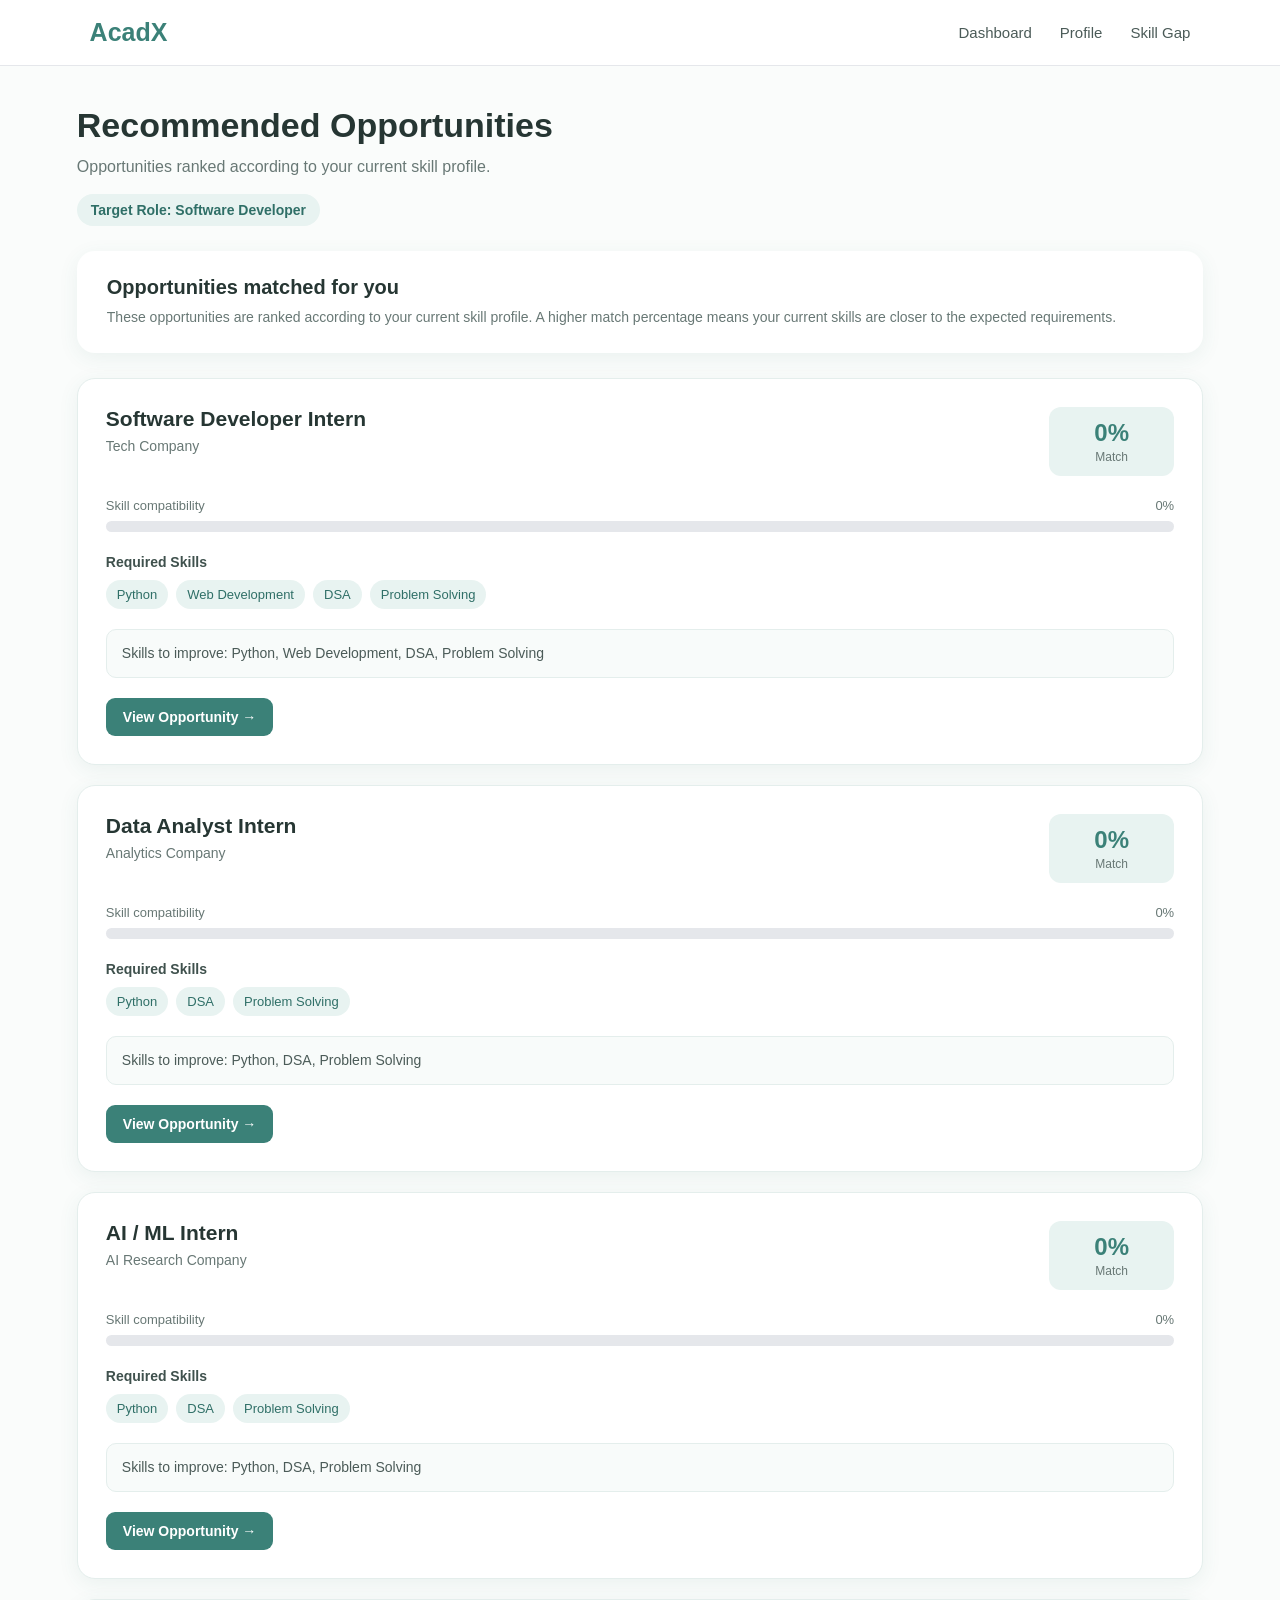
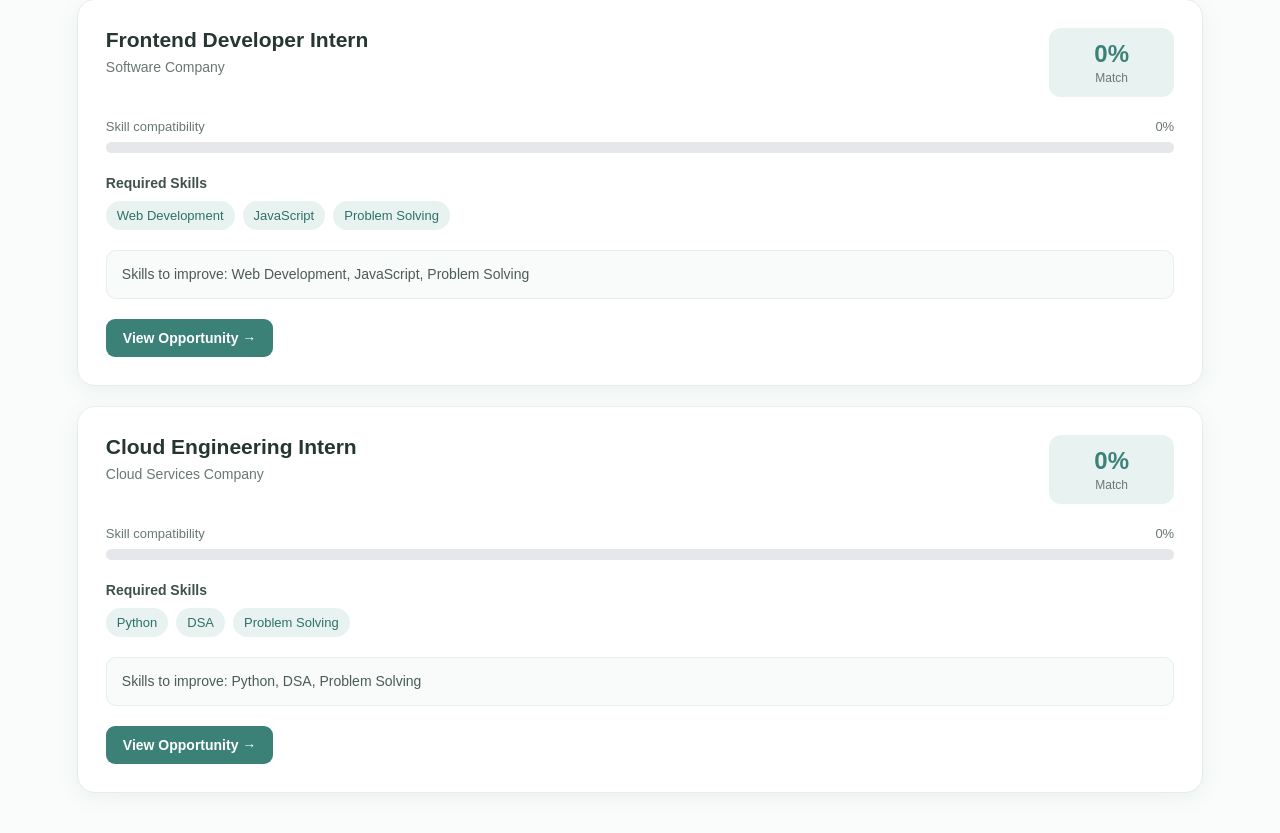
<file: matching.html>
<!DOCTYPE html>
<html lang="en">

<head>
    <meta charset="UTF-8">
    <meta name="viewport" content="width=device-width, initial-scale=1.0">

    <title>AcadX - Opportunity Matching</title>

    <style>

        * {
            box-sizing: border-box;
            margin: 0;
            padding: 0;
        }

        body {
            font-family: Arial, sans-serif;
            background: #fafcfb;
            color: #263633;
        }

        .navbar {
            background: #ffffff;
            padding: 18px 7%;
            display: flex;
            justify-content: space-between;
            align-items: center;
            border-bottom: 1px solid #e5e7eb;
            position: sticky;
            top: 0;
            z-index: 10;
        }

        .logo {
            font-size: 25px;
            font-weight: bold;
            color: #3b8178;
        }

        .nav-links {
            display: flex;
            gap: 28px;
        }

        .nav-links a {
            text-decoration: none;
            color: #4b5b58;
            font-size: 15px;
            font-weight: 500;
        }

        .nav-links a:hover {
            color: #3b8178;
        }

        .container {
            width: 88%;
            max-width: 1150px;
            margin: 40px auto;
        }

        .header {
            margin-bottom: 25px;
        }

        .header h1 {
            font-size: 34px;
            color: #263633;
            margin-bottom: 10px;
        }

        .subtitle {
            color: #687875;
            font-size: 16px;
            line-height: 1.5;
        }

        .role-badge {
            display: inline-block;
            margin-top: 15px;
            padding: 8px 14px;
            background: #e8f3f1;
            color: #2f6f67;
            border-radius: 20px;
            font-size: 14px;
            font-weight: bold;
        }

        .summary-card {
            background: #ffffff;
            padding: 25px 30px;
            border-radius: 18px;
            margin-bottom: 25px;
            box-shadow: 0 5px 20px rgba(47, 111, 103, 0.08);
        }

        .summary-title {
            font-size: 20px;
            margin-bottom: 8px;
            color: #263633;
        }

        .summary-text {
            color: #687875;
            font-size: 14px;
            line-height: 1.5;
        }

        .opportunity {
            background: #ffffff;
            padding: 28px;
            border-radius: 18px;
            margin-bottom: 20px;
            box-shadow: 0 5px 20px rgba(47, 111, 103, 0.08);
            border: 1px solid #e4eeec;
        }

        .top {
            display: flex;
            justify-content: space-between;
            align-items: flex-start;
            gap: 20px;
        }

        .title {
            font-size: 21px;
            font-weight: bold;
            color: #263633;
            margin-bottom: 7px;
        }

        .company {
            color: #687875;
            font-size: 14px;
        }

        .match-box {
            min-width: 125px;
            padding: 12px 15px;
            background: #e8f3f1;
            border-radius: 12px;
            text-align: center;
        }

        .match {
            font-size: 24px;
            font-weight: bold;
            color: #3b8178;
        }

        .match-label {
            font-size: 12px;
            color: #687875;
            margin-top: 3px;
        }

        .match-section {
            margin-top: 22px;
        }

        .match-label-row {
            display: flex;
            justify-content: space-between;
            margin-bottom: 8px;
            font-size: 13px;
            color: #687875;
        }

        .match-bar {
            width: 100%;
            height: 11px;
            background: #e5e7eb;
            border-radius: 20px;
            overflow: hidden;
        }

        .match-fill {
            height: 100%;
            background: #3b8178;
            border-radius: 20px;
            transition: width 0.5s ease;
        }

        .skills-section {
            margin-top: 22px;
        }

        .skills-title {
            font-size: 14px;
            font-weight: bold;
            margin-bottom: 10px;
            color: #3f514d;
        }

        .skills {
            display: flex;
            flex-wrap: wrap;
            gap: 8px;
        }

        .skill {
            background: #e8f3f1;
            color: #2f6f67;
            padding: 7px 11px;
            border-radius: 20px;
            font-size: 13px;
            font-weight: 500;
        }

        .reason {
            margin-top: 20px;
            padding: 13px 15px;
            background: #f8fbfa;
            border: 1px solid #e4eeec;
            border-radius: 10px;
            color: #4b5b58;
            font-size: 14px;
            line-height: 1.5;
        }

        .button-container {
            margin-top: 20px;
            display: flex;
            gap: 10px;
            flex-wrap: wrap;
        }

        .button {
            display: inline-block;
            padding: 11px 17px;
            background: #3b8178;
            color: #ffffff;
            text-decoration: none;
            border-radius: 9px;
            font-size: 14px;
            font-weight: 600;
            transition: 0.2s;
        }

        .button:hover {
            background: #2f6f67;
        }

        .secondary-button {
            background: #edf2f1;
            color: #3f514d;
        }

        .secondary-button:hover {
            background: #dfe9e7;
        }

        .empty {
            background: #ffffff;
            padding: 45px;
            border-radius: 18px;
            text-align: center;
            color: #687875;
            box-shadow: 0 5px 20px rgba(47, 111, 103, 0.08);
        }

        @media (max-width: 700px) {

            .navbar {
                padding: 16px 5%;
            }

            .nav-links {
                gap: 12px;
            }

            .nav-links a {
                font-size: 13px;
            }

            .container {
                width: 92%;
                margin: 28px auto;
            }

            .header h1 {
                font-size: 28px;
            }

            .top {
                flex-direction: column;
            }

            .match-box {
                width: 100%;
            }

            .opportunity,
            .summary-card {
                padding: 22px;
            }

        }

    </style>

</head>

<body>

<nav class="navbar">

    <div class="logo">
        AcadX
    </div>

    <div class="nav-links">

        <a href="dashboard.html">
            Dashboard
        </a>

        <a href="student-profile.html">
            Profile
        </a>

        <a href="skill-gap.html">
            Skill Gap
        </a>

    </div>

</nav>


<div class="container">

    <div class="header">

        <h1>
            Recommended Opportunities
        </h1>

        <p
            class="subtitle"
            id="subtitle">
            Finding opportunities that match your skills...
        </p>

        <div
            class="role-badge"
            id="roleBadge">
            Career opportunities
        </div>

    </div>


    <div class="summary-card">

        <h2 class="summary-title">
            Opportunities matched for you
        </h2>

        <p class="summary-text">
            These opportunities are ranked according to your current
            skill profile. A higher match percentage means your current
            skills are closer to the expected requirements.
        </p>

    </div>


    <div id="opportunities"></div>

</div>


<script>


const assessmentData =
    JSON.parse(
        localStorage.getItem("acadx_assessment_result")
    );


let studentSkills = {};


if (assessmentData && assessmentData.skills) {

    studentSkills =
        assessmentData.skills;

}

else {

    studentSkills = {

        "Python":
            Number(
                localStorage.getItem("acadx_python_score")
            ) || 0,

        "Web Development":
            Number(
                localStorage.getItem("acadx_htmlcss_score")
            ) || 0,

        "DSA": 0,

        "Problem Solving": 0

    };

}


const selectedRole =
    localStorage.getItem("acadx_selected_role")
    || "Software Developer";


document.getElementById("roleBadge")
    .textContent =
    "Target Role: " + selectedRole;


const opportunities = [

    {
        id: 0,

        title: "Software Developer Intern",
        company: "Tech Company",

        skills: {
            "Python": 80,
            "Web Development": 70,
            "DSA": 75,
            "Problem Solving": 80
        }
    },

    {
        id: 1,

        title: "Data Analyst Intern",
        company: "Analytics Company",

        skills: {
            "Python": 75,
            "DSA": 50,
            "Problem Solving": 70
        }
    },

    {
        id: 2,

        title: "AI / ML Intern",
        company: "AI Research Company",

        skills: {
            "Python": 85,
            "DSA": 70,
            "Problem Solving": 80
        }
    },

    {
        id: 3,

        title: "Frontend Developer Intern",
        company: "Software Company",

        skills: {
            "Web Development": 85,
            "JavaScript": 75,
            "Problem Solving": 65
        }
    },

    {
        id: 4,

        title: "Cloud Engineering Intern",
        company: "Cloud Services Company",

        skills: {
            "Python": 60,
            "DSA": 60,
            "Problem Solving": 70
        }
    }

];


function calculateMatch(student, required) {

    const skills =
        Object.keys(required);


    if (skills.length === 0)
        return 0;


    let total = 0;


    skills.forEach(skill => {

        const studentScore =
            Number(student[skill]) || 0;


        const requiredScore =
            Number(required[skill]);


        const skillMatch =
            Math.min(
                studentScore / requiredScore,
                1
            ) * 100;


        total += skillMatch;

    });


    return Math.round(
        total / skills.length
    );

}


const results =
    opportunities.map(opportunity => {

        const match =
            calculateMatch(
                studentSkills,
                opportunity.skills
            );


        const matchedSkills = [];

        const missingSkills = [];


        Object.keys(opportunity.skills)
            .forEach(skill => {

                const studentScore =
                    Number(studentSkills[skill]) || 0;


                const requiredScore =
                    opportunity.skills[skill];


                if (
                    studentScore >=
                    requiredScore
                ) {

                    matchedSkills.push(skill);

                }

                else {

                    missingSkills.push(skill);

                }

            });


        return {

            id: opportunity.id,

            title: opportunity.title,

            company: opportunity.company,

            skills: opportunity.skills,

            match: match,

            matchedSkills: matchedSkills,

            missingSkills: missingSkills

        };

    });


results.sort(
    (a, b) =>
        b.match - a.match
);


const container =
    document.getElementById(
        "opportunities"
    );


results.forEach(opportunity => {


    const card =
        document.createElement(
            "div"
        );


    card.className =
        "opportunity";


    const missingText =
        opportunity.missingSkills.length > 0

        ? "Skills to improve: " +
          opportunity.missingSkills.join(", ")

        : "You meet all the required skill levels for this opportunity.";


    card.innerHTML = `

        <div class="top">

            <div>

                <div class="title">
                    ${opportunity.title}
                </div>

                <div class="company">
                    ${opportunity.company}
                </div>

            </div>


            <div class="match-box">

                <div class="match">
                    ${opportunity.match}%
                </div>

                <div class="match-label">
                    Match
                </div>

            </div>

        </div>


        <div class="match-section">

            <div class="match-label-row">

                <span>
                    Skill compatibility
                </span>

                <span>
                    ${opportunity.match}%
                </span>

            </div>


            <div class="match-bar">

                <div
                    class="match-fill"
                    style="width:${opportunity.match}%">
                </div>

            </div>

        </div>


        <div class="skills-section">

            <div class="skills-title">
                Required Skills
            </div>


            <div class="skills">

                ${Object.keys(opportunity.skills)
                    .map(skill =>
                        `<span class="skill">
                            ${skill}
                        </span>`
                    )
                    .join("")}

            </div>

        </div>


        <div class="reason">

            ${missingText}

        </div>


        <div class="button-container">

            <a
                href="opportunity-details.html?id=${opportunity.id}"
                class="button">
                View Opportunity →
            </a>

        </div>

    `;


    container.appendChild(card);

});


document.getElementById("subtitle")
    .textContent =
    "Opportunities ranked according to your current skill profile.";


</script>

</body>

</html>
</file>
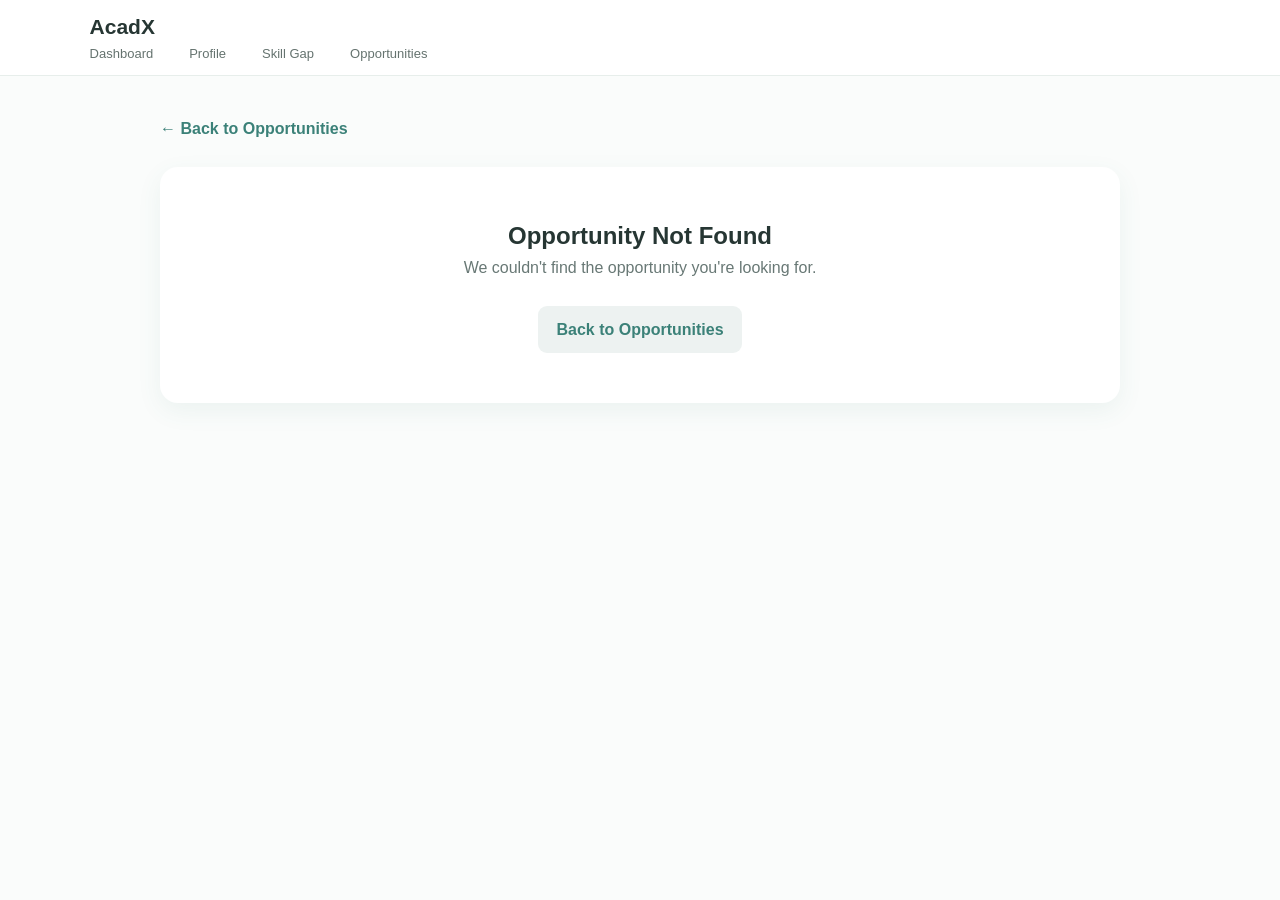
<file: opportunity-details.html>
<!DOCTYPE html>
<html lang="en">

<head>
    <meta charset="UTF-8">
    <meta name="viewport" content="width=device-width, initial-scale=1.0">

    <title>AcadX - Opportunity Details</title>

    <link rel="stylesheet" href="style.css">

    <style>

        .opportunity-details-page {
            max-width: 1000px;
            margin: 40px auto;
            padding: 0 20px 60px;
        }

        .back-link {
            display: inline-block;
            margin-bottom: 25px;
            color: #3b8178;
            text-decoration: none;
            font-weight: 600;
        }

        .back-link:hover {
            color: #2f6f67;
        }

        .details-header {
            background: #ffffff;
            border-radius: 18px;
            padding: 32px;
            box-shadow: 0 8px 25px rgba(59, 129, 120, 0.10);
            margin-bottom: 24px;
        }

        .role-badge {
            display: inline-block;
            background: #e8f3f1;
            color: #3b8178;
            padding: 7px 14px;
            border-radius: 20px;
            font-size: 13px;
            font-weight: 700;
            margin-bottom: 15px;
        }

        .details-header h1 {
            margin: 0 0 10px;
            color: #263633;
            font-size: 32px;
        }

        .company-name {
            color: #687875;
            font-size: 17px;
            margin-bottom: 20px;
        }

        .match-highlight {
            display: inline-flex;
            align-items: center;
            gap: 8px;
            background: #e8f3f1;
            color: #2f6f67;
            padding: 10px 16px;
            border-radius: 10px;
            font-weight: 700;
        }

        .details-grid {
            display: grid;
            grid-template-columns: 2fr 1fr;
            gap: 24px;
        }

        .details-card {
            background: #ffffff;
            border-radius: 18px;
            padding: 28px;
            box-shadow: 0 8px 25px rgba(59, 129, 120, 0.08);
            margin-bottom: 24px;
        }

        .details-card h2 {
            margin-top: 0;
            margin-bottom: 18px;
            color: #263633;
            font-size: 21px;
        }

        .details-card p {
            color: #687875;
            line-height: 1.7;
        }

        .info-item {
            margin-bottom: 18px;
        }

        .info-item:last-child {
            margin-bottom: 0;
        }

        .info-label {
            display: block;
            color: #687875;
            font-size: 13px;
            margin-bottom: 5px;
        }

        .info-value {
            color: #263633;
            font-weight: 600;
        }

        .skills-list {
            display: flex;
            flex-wrap: wrap;
            gap: 10px;
        }

        .skill-tag {
            background: #edf2f1;
            color: #3b8178;
            padding: 8px 13px;
            border-radius: 8px;
            font-size: 14px;
            font-weight: 600;
        }

        .matched-skill {
            background: #e8f3f1;
            color: #2f6f67;
        }

        .improve-skill {
            background: #f1f3f2;
            color: #687875;
        }

        .apply-button {
            display: block;
            width: 100%;
            border: none;
            background: #3b8178;
            color: #ffffff;
            padding: 14px 20px;
            border-radius: 10px;
            font-size: 16px;
            font-weight: 700;
            cursor: pointer;
            text-align: center;
            text-decoration: none;
            box-sizing: border-box;
        }

        .apply-button:hover {
            background: #2f6f67;
        }

        .application-form {
            display: none;
            margin-top: 20px;
            padding-top: 20px;
            border-top: 1px solid #e4eeec;
        }

        .application-form.show {
            display: block;
        }

        .form-group {
            margin-bottom: 16px;
        }

        .form-group label {
            display: block;
            margin-bottom: 7px;
            color: #3f514d;
            font-size: 14px;
            font-weight: 600;
        }

        .form-group input {
            width: 100%;
            padding: 12px 13px;
            border: 1px solid #d9e5e2;
            border-radius: 9px;
            font-size: 14px;
            color: #263633;
            outline: none;
            box-sizing: border-box;
        }

        .form-group input:focus {
            border-color: #3b8178;
        }

        .submit-button {
            width: 100%;
            border: none;
            background: #3b8178;
            color: #ffffff;
            padding: 13px;
            border-radius: 9px;
            font-size: 15px;
            font-weight: 700;
            cursor: pointer;
        }

        .submit-button:hover {
            background: #2f6f67;
        }

        .application-success {
            display: none;
            margin-top: 18px;
            padding: 14px;
            background: #e8f3f1;
            color: #2f6f67;
            border-radius: 10px;
            font-size: 14px;
            line-height: 1.5;
            font-weight: 600;
        }

        .application-success.show {
            display: block;
        }

        .already-applied {
            display: none;
            margin-top: 15px;
            padding: 12px;
            background: #e8f3f1;
            color: #2f6f67;
            border-radius: 9px;
            text-align: center;
            font-size: 14px;
            font-weight: 600;
        }

        .already-applied.show {
            display: block;
        }

        .empty-message {
            text-align: center;
            background: #ffffff;
            border-radius: 18px;
            padding: 50px 25px;
            box-shadow: 0 8px 25px rgba(59, 129, 120, 0.08);
        }

        .empty-message h2 {
            color: #263633;
        }

        .empty-message p {
            color: #687875;
            margin-bottom: 25px;
        }

        .back-button {
            display: inline-block;
            background: #edf2f1;
            color: #3b8178;
            padding: 11px 18px;
            border-radius: 9px;
            text-decoration: none;
            font-weight: 600;
        }

        @media (max-width: 768px) {

            .details-grid {
                grid-template-columns: 1fr;
            }

            .details-header h1 {
                font-size: 26px;
            }

        }

    </style>

</head>


<body>


<nav class="navbar">

    <div class="nav-container">

        <a href="index.html" class="logo">
            AcadX
        </a>

        <div class="nav-links">

            <a href="dashboard.html">
                Dashboard
            </a>

            <a href="student-profile.html">
                Profile
            </a>

            <a href="skill-gap.html">
                Skill Gap
            </a>

            <a href="matching.html">
                Opportunities
            </a>

        </div>

    </div>

</nav>


<main class="opportunity-details-page">

    <a href="matching.html" class="back-link">
        ← Back to Opportunities
    </a>

    <div id="opportunityContainer"></div>

</main>


<script>

const opportunities = [

    {
        title: "Software Developer Intern",
        company: "Tech Company",
        role: "Software Developer",
        duration: "6 Months",
        location: "Bengaluru",
        workMode: "Hybrid",

        description:
            "Work with a software development team to build, test and maintain applications while gaining practical experience with modern development tools and technologies.",

        skills: [
            "Python",
            "Web Development",
            "DSA",
            "Problem Solving"
        ]
    },

    {
        title: "Data Analyst Intern",
        company: "Analytics Company",
        role: "Data Analyst",
        duration: "3 Months",
        location: "Bengaluru",
        workMode: "Hybrid",

        description:
            "Analyze datasets, prepare reports and create meaningful visualizations to help teams make data-driven decisions.",

        skills: [
            "Python",
            "DSA",
            "Problem Solving"
        ]
    },

    {
        title: "AI / ML Intern",
        company: "AI Research Company",
        role: "AI / ML Engineer",
        duration: "6 Months",
        location: "Bengaluru",
        workMode: "On-site",

        description:
            "Assist in developing machine learning solutions, preparing datasets and experimenting with AI models under the guidance of experienced engineers.",

        skills: [
            "Python",
            "DSA",
            "Problem Solving"
        ]
    },

    {
        title: "Frontend Developer Intern",
        company: "Software Company",
        role: "Software Developer",
        duration: "4 Months",
        location: "Remote",
        workMode: "Remote",

        description:
            "Build responsive and user-friendly web interfaces while working closely with designers and backend developers.",

        skills: [
            "Web Development",
            "JavaScript",
            "Problem Solving"
        ]
    },

    {
        title: "Cloud Engineering Intern",
        company: "Cloud Services Company",
        role: "Cloud Engineer",
        duration: "6 Months",
        location: "Bengaluru",
        workMode: "Hybrid",

        description:
            "Gain practical exposure to cloud infrastructure, virtualization, networking and cloud-based application deployment.",

        skills: [
            "Python",
            "DSA",
            "Problem Solving"
        ]
    }

];


const params =
    new URLSearchParams(
        window.location.search
    );


const opportunityIndex =
    parseInt(
        params.get("id")
    );


const container =
    document.getElementById(
        "opportunityContainer"
    );


const assessmentResult =
    JSON.parse(
        localStorage.getItem(
            "acadx_assessment_result"
        )
    ) || null;


function getStudentSkills() {

    if (
        assessmentResult &&
        assessmentResult.skills
    ) {

        return assessmentResult.skills;

    }


    return {

        "Python":
            Number(
                localStorage.getItem(
                    "acadx_python_score"
                )
            ) || 0,

        "Web Development":
            Number(
                localStorage.getItem(
                    "acadx_htmlcss_score"
                )
            ) || 0,

        "DSA": 0,

        "Problem Solving": 0

    };

}


const studentSkills =
    getStudentSkills();


function calculateMatch(requiredSkills) {

    if (
        requiredSkills.length === 0
    ) {

        return 0;

    }


    let total = 0;


    requiredSkills.forEach(
        skill => {

            const studentScore =
                Number(
                    studentSkills[skill]
                ) || 0;


            const skillMatch =
                Math.min(
                    studentScore / 100,
                    1
                ) * 100;


            total += skillMatch;

        }
    );


    return Math.round(
        total / requiredSkills.length
    );

}


function getMatchedSkills(requiredSkills) {

    return requiredSkills.filter(
        skill =>
            Number(
                studentSkills[skill]
            ) >= 70
    );

}


function getSkillsToImprove(requiredSkills) {

    return requiredSkills.filter(
        skill =>
            Number(
                studentSkills[skill]
            ) < 70
    );

}


if (
    isNaN(opportunityIndex) ||
    !opportunities[opportunityIndex]
) {

    container.innerHTML = `

        <div class="empty-message">

            <h2>
                Opportunity Not Found
            </h2>

            <p>
                We couldn't find the opportunity you're looking for.
            </p>

            <a
                href="matching.html"
                class="back-button">

                Back to Opportunities

            </a>

        </div>

    `;

} else {


    const opportunity =
        opportunities[
            opportunityIndex
        ];


    const matchPercentage =
        calculateMatch(
            opportunity.skills
        );


    const matchedSkills =
        getMatchedSkills(
            opportunity.skills
        );


    const skillsToImprove =
        getSkillsToImprove(
            opportunity.skills
        );


    const applicationKey =
        "acadx_applied_" +
        opportunityIndex;


    const alreadyApplied =
        localStorage.getItem(
            applicationKey
        ) === "true";


    container.innerHTML = `

        <section class="details-header">

            <span class="role-badge">
                ${opportunity.role}
            </span>

            <h1>
                ${opportunity.title}
            </h1>

            <div class="company-name">
                ${opportunity.company}
            </div>

            <div class="match-highlight">
                ${matchPercentage}% Skill Match
            </div>

        </section>


        <div class="details-grid">


            <div>

                <section class="details-card">

                    <h2>
                        About the Opportunity
                    </h2>

                    <p>
                        ${opportunity.description}
                    </p>

                </section>


                <section class="details-card">

                    <h2>
                        Required Skills
                    </h2>

                    <div class="skills-list">

                        ${opportunity.skills
                            .map(
                                skill => `
                                    <span class="skill-tag">
                                        ${skill}
                                    </span>
                                `
                            )
                            .join("")
                        }

                    </div>

                </section>


                ${
                    matchedSkills.length > 0
                    ? `

                    <section class="details-card">

                        <h2>
                            Skills You Match
                        </h2>

                        <div class="skills-list">

                            ${matchedSkills
                                .map(
                                    skill => `
                                        <span class="skill-tag matched-skill">
                                            ✓ ${skill}
                                        </span>
                                    `
                                )
                                .join("")
                            }

                        </div>

                    </section>

                    `
                    : ""
                }


                ${
                    skillsToImprove.length > 0
                    ? `

                    <section class="details-card">

                        <h2>
                            Skills to Improve
                        </h2>

                        <div class="skills-list">

                            ${skillsToImprove
                                .map(
                                    skill => `
                                        <span class="skill-tag improve-skill">
                                            ${skill}
                                        </span>
                                    `
                                )
                                .join("")
                            }

                        </div>

                    </section>

                    `
                    : ""
                }


            </div>


            <div>


                <section class="details-card">

                    <h2>
                        Opportunity Information
                    </h2>


                    <div class="info-item">

                        <span class="info-label">
                            Company
                        </span>

                        <span class="info-value">
                            ${opportunity.company}
                        </span>

                    </div>


                    <div class="info-item">

                        <span class="info-label">
                            Duration
                        </span>

                        <span class="info-value">
                            ${opportunity.duration}
                        </span>

                    </div>


                    <div class="info-item">

                        <span class="info-label">
                            Location
                        </span>

                        <span class="info-value">
                            ${opportunity.location}
                        </span>

                    </div>


                    <div class="info-item">

                        <span class="info-label">
                            Work Mode
                        </span>

                        <span class="info-value">
                            ${opportunity.workMode}
                        </span>

                    </div>


                </section>


                <section class="details-card">

                    <h2>
                        Your Match
                    </h2>


                    <p>

                        Your current skill profile has a
                        <strong>
                            ${matchPercentage}%
                        </strong>
                        match with the required skills for
                        this opportunity.

                    </p>


                    <br>


                    <button
                        class="apply-button"
                        id="applyButton"
                        onclick="showApplicationForm()">

                        ${
                            alreadyApplied
                            ? "Application Submitted ✓"
                            : "Apply Now →"
                        }

                    </button>


                    <div
                        class="already-applied ${
                            alreadyApplied
                            ? "show"
                            : ""
                        }"
                        id="alreadyApplied">

                        You have already submitted an application
                        for this opportunity.

                    </div>


                    <div
                        class="application-form"
                        id="applicationForm">


                        <h2>
                            Application Form
                        </h2>


                        <div class="form-group">

                            <label for="applicantName">
                                Name
                            </label>

                            <input
                                type="text"
                                id="applicantName"
                                placeholder="Enter your name"
                                required>

                        </div>


                        <div class="form-group">

                            <label for="applicantEmail">
                                Email
                            </label>

                            <input
                                type="email"
                                id="applicantEmail"
                                placeholder="Enter your email"
                                required>

                        </div>


                        <div class="form-group">

                            <label for="applicantPhone">
                                Phone
                            </label>

                            <input
                                type="tel"
                                id="applicantPhone"
                                placeholder="Enter your phone number"
                                required>

                        </div>


                        <div class="form-group">

                            <label for="resume">
                                Resume
                            </label>

                            <input
                                type="file"
                                id="resume"
                                accept=".pdf,.doc,.docx">

                        </div>


                        <button
                            class="submit-button"
                            onclick="submitApplication()">

                            Submit Application

                        </button>


                        <div
                            class="application-success"
                            id="applicationSuccess">

                            ✓ Application submitted successfully!

                            <br>

                            Your application for
                            <strong>
                                ${opportunity.title}
                            </strong>
                            has been recorded.

                        </div>


                    </div>


                </section>


            </div>


        </div>

    `;

}


function showApplicationForm() {

    const alreadyApplied =
        localStorage.getItem(
            "acadx_applied_" +
            opportunityIndex
        ) === "true";


    if (alreadyApplied) {
        return;
    }


    const form =
        document.getElementById(
            "applicationForm"
        );


    if (form) {

        form.classList.add("show");

        form.scrollIntoView({
            behavior: "smooth",
            block: "center"
        });

    }

}


async function submitApplication() {

    const name =
        document.getElementById(
            "applicantName"
        ).value.trim();


    const email =
        document.getElementById(
            "applicantEmail"
        ).value.trim();


    const phone =
        document.getElementById(
            "applicantPhone"
        ).value.trim();


    const resume =
        document.getElementById(
            "resume"
        ).files[0];


    if (!name || !email || !phone) {

        alert(
            "Please fill in all required fields."
        );

        return;

    }


    if (!resume) {

        alert(
            "Please select your resume."
        );

        return;

    }


    const opportunity =
        opportunities[
            opportunityIndex
        ];


    const studentId =
        localStorage.getItem(
            "acadxStudentId"
        );


    const applicationData = {

        studentId:
            studentId
                ? Number(studentId)
                : null,

        opportunityId:
            opportunityIndex,

        opportunityTitle:
            opportunity.title,

        name:
            name,

        email:
            email,

        phone:
            phone,

        resumeName:
            resume.name

    };


    try {

        const response =
            await fetch(
                "http://localhost:5000/applications",
                {
                    method: "POST",

                    headers: {
                        "Content-Type":
                            "application/json"
                    },

                    body:
                        JSON.stringify(
                            applicationData
                        )
                }
            );


        const data =
            await response.json();


        if (!response.ok) {

            throw new Error(
                data.error ||
                "Application submission failed."
            );

        }


        localStorage.setItem(
            "acadx_applied_" +
            opportunityIndex,
            "true"
        );


        const successMessage =
            document.getElementById(
                "applicationSuccess"
            );


        successMessage.classList.add(
            "show"
        );


        const applyButton =
            document.getElementById(
                "applyButton"
            );


        applyButton.textContent =
            "Application Submitted ✓";


        applyButton.style.background =
            "#2f6f67";


        document.getElementById(
            "alreadyApplied"
        ).classList.add(
            "show"
        );


        document.getElementById(
            "applicationForm"
        ).classList.remove(
            "show"
        );


        window.scrollTo({
            top: 0,
            behavior: "smooth"
        });


        alert(
            "Application submitted successfully!"
        );


    } catch (error) {

        console.error(
            "Application error:",
            error
        );


        alert(
            error.message ||
            "Could not submit application. Please try again."
        );

    }

}

</script>

</body>

</html>
</file>
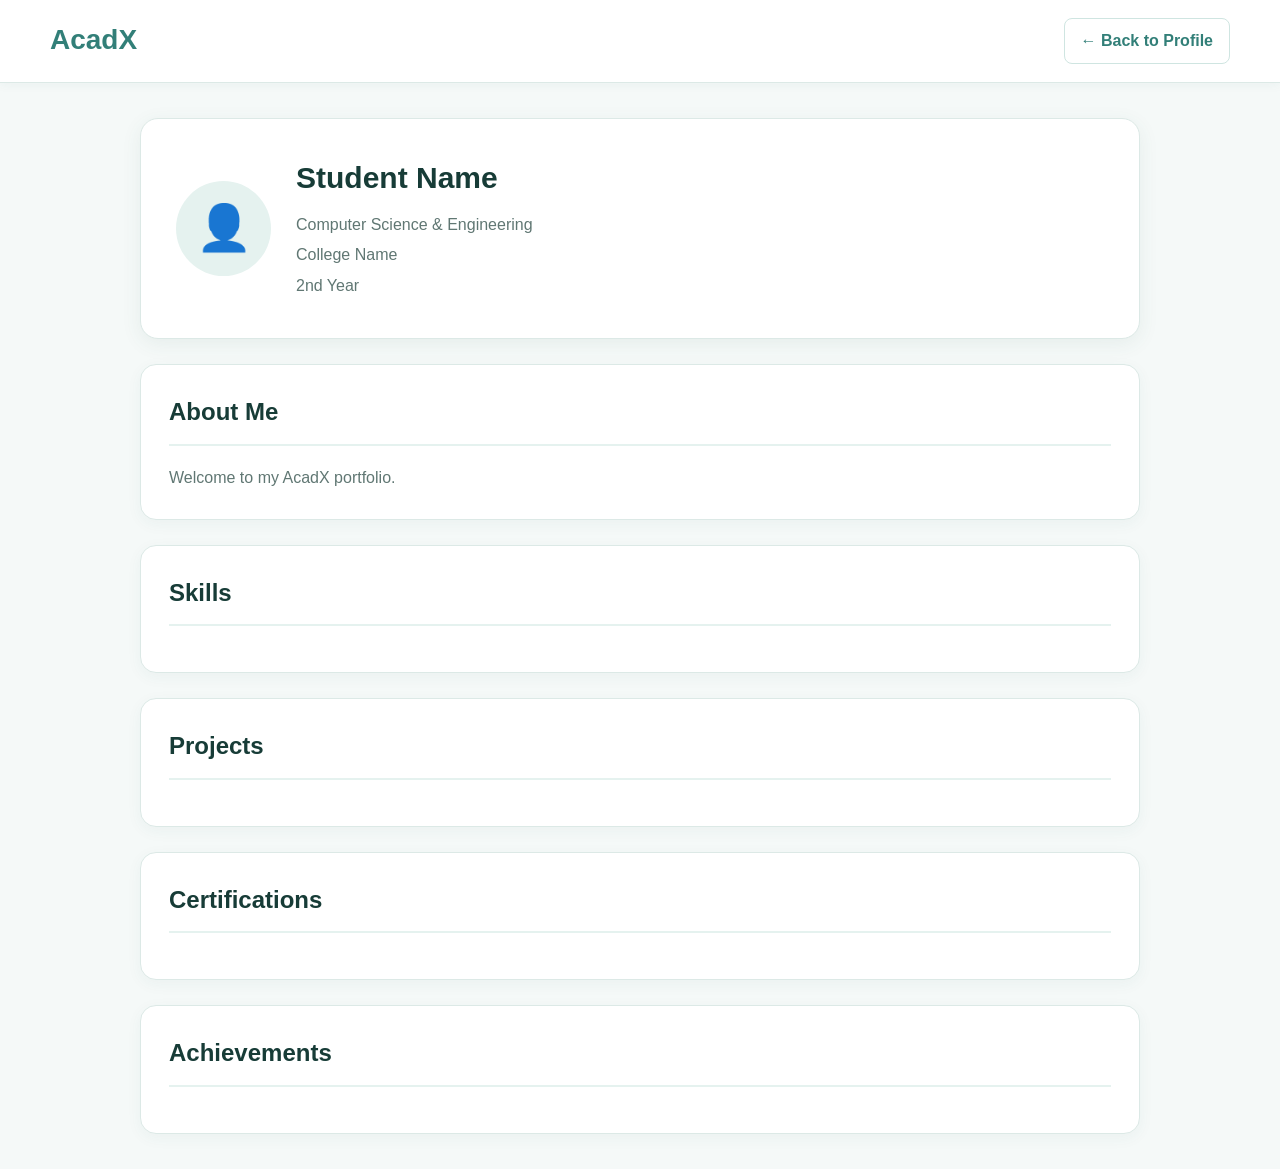
<file: portfolio.html>
<!DOCTYPE html>
<html lang="en">

<head>

    <meta charset="UTF-8">

    <meta name="viewport" content="width=device-width, initial-scale=1.0">

    <title>AcadX - Student Portfolio</title>

    <link rel="stylesheet" href="style.css">

</head>

<body>
    <header class="portfolio-navbar">

    <div class="portfolio-logo">
        AcadX
    </div>

    <a href="student-profile.html">
        ← Back to Profile
    </a>

</header>

    <main class="portfolio-page">

        <!-- Header -->

        <section class="portfolio-header">

            <div class="portfolio-avatar">
                👤
            </div>

            <div>

                <h1 id="portfolio-name">
                    Student Name
                </h1>

                <p id="portfolio-branch">
                    Computer Science & Engineering
                </p>

                <p id="portfolio-college">
                    College Name
                </p>

                <p id="portfolio-year">
                    2nd Year
                </p>

            </div>

        </section>


        <!-- About -->

        <section class="portfolio-section">

            <h2>About Me</h2>

            <p id="portfolio-about">
                Welcome to my AcadX portfolio.
            </p>

        </section>


        <!-- Skills -->

        <section class="portfolio-section">

            <h2>Skills</h2>

            <div id="portfolio-skills"
                 class="portfolio-skills">
            </div>

        </section>


        <!-- Projects -->

        <section class="portfolio-section">

            <h2>Projects</h2>

            <div id="portfolio-projects">
            </div>

        </section>


        <!-- Certifications -->

        <section class="portfolio-section">

            <h2>Certifications</h2>

            <div id="portfolio-certifications">
            </div>

        </section>


        <!-- Achievements -->

        <section class="portfolio-section">

            <h2>Achievements</h2>

            <div id="portfolio-achievements">
            </div>

        </section>

    </main>

    <script src="portfolio.js"></script>

</body>

</html>
</file>
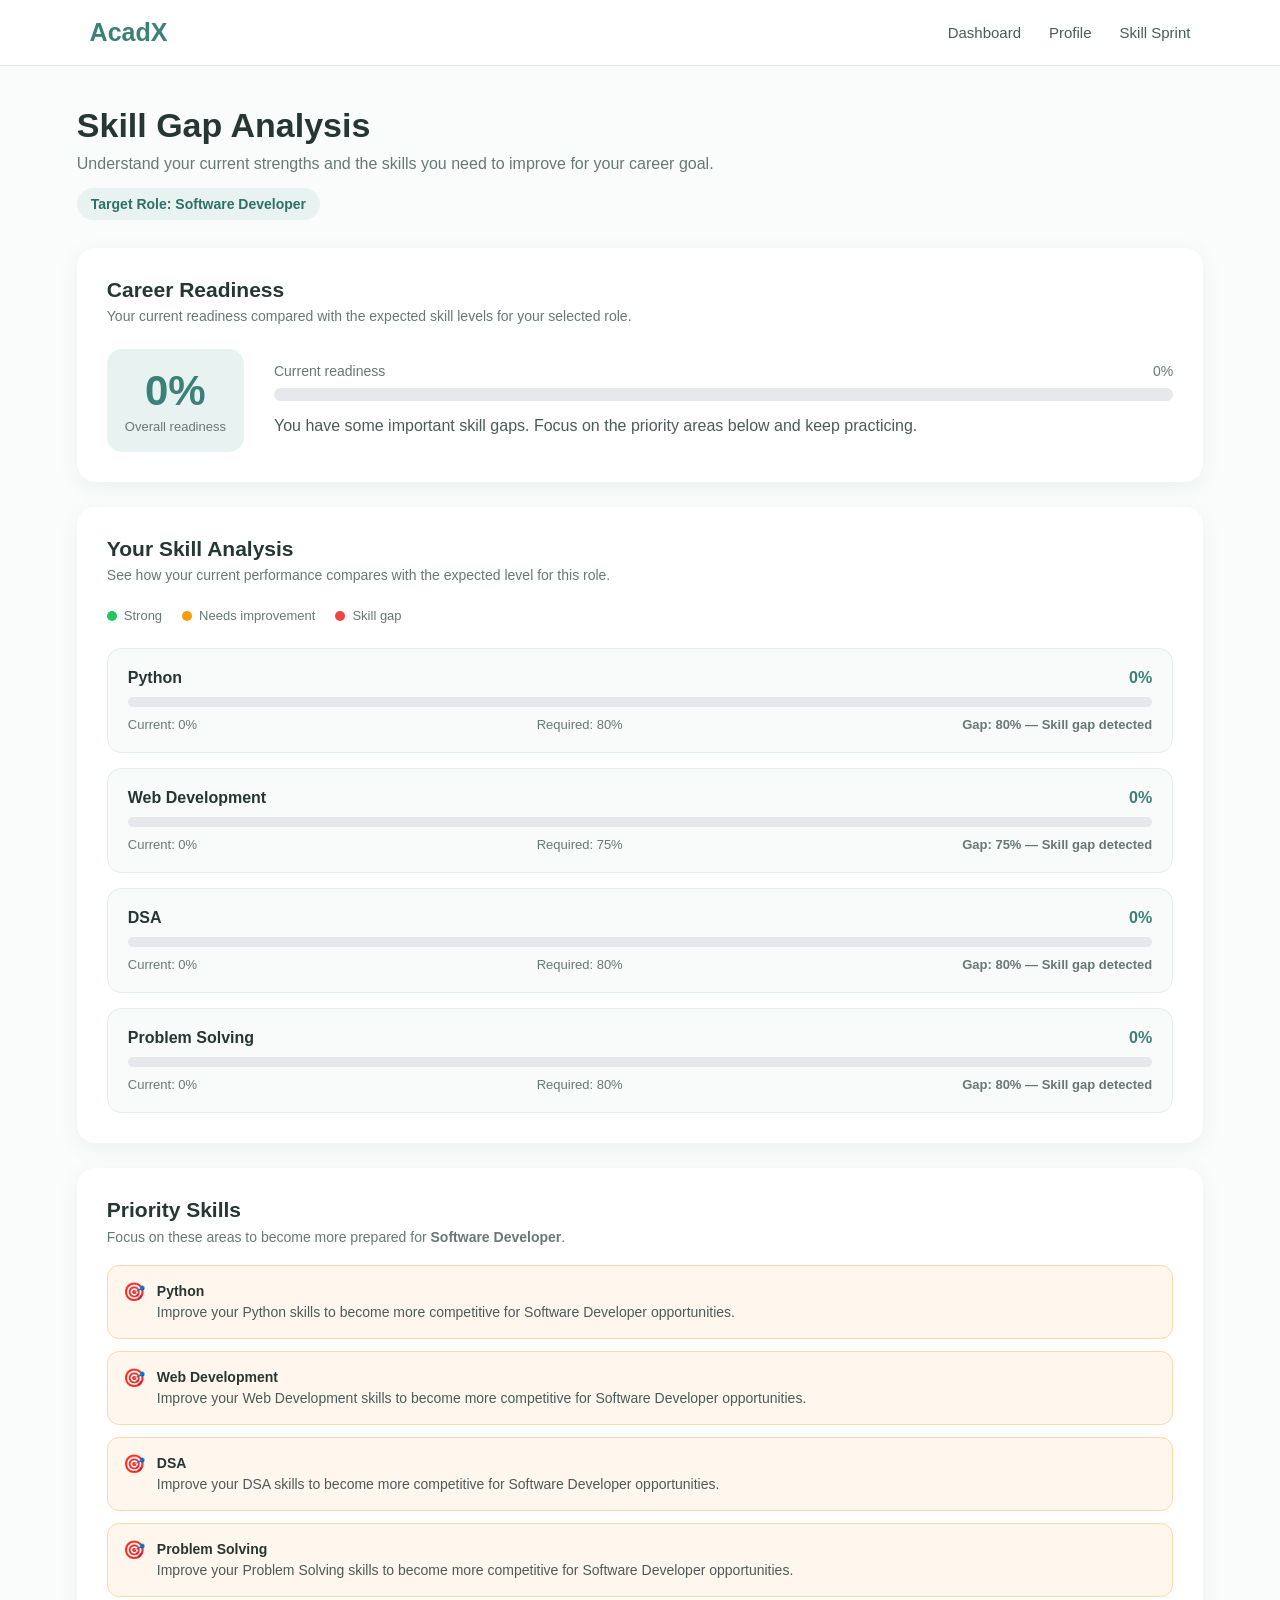
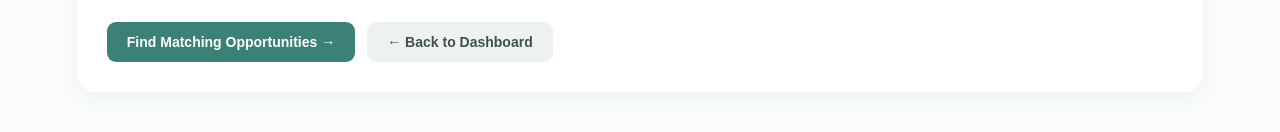
<file: skill-gap.html>
<!DOCTYPE html>
<html lang="en">
<head>
    <meta charset="UTF-8">
    <meta name="viewport" content="width=device-width, initial-scale=1.0">
    <title>AcadX - Skill Gap Analysis</title>

    <style>
        * {
            box-sizing: border-box;
            margin: 0;
            padding: 0;
        }

        body {
            font-family: Arial, sans-serif;
            background: #fafcfb;
            color: #263633;
        }

        .navbar {
            background: #ffffff;
            padding: 18px 7%;
            display: flex;
            justify-content: space-between;
            align-items: center;
            border-bottom: 1px solid #e5e7eb;
            position: sticky;
            top: 0;
            z-index: 10;
        }

        .logo {
            font-size: 25px;
            font-weight: bold;
            color: #3b8178;
        }

        .nav-links {
            display: flex;
            gap: 28px;
        }

        .nav-links a {
            text-decoration: none;
            color: #4b5b58;
            font-size: 15px;
            font-weight: 500;
        }

        .nav-links a:hover {
            color: #3b8178;
        }

        .container {
            width: 88%;
            max-width: 1150px;
            margin: 40px auto;
        }

        .header {
            margin-bottom: 28px;
        }

        .header h1 {
            font-size: 34px;
            margin-bottom: 10px;
            color: #263633;
        }

        .header p {
            color: #687875;
            font-size: 16px;
        }

        .role-badge {
            display: inline-block;
            margin-top: 15px;
            padding: 8px 14px;
            background: #e8f3f1;
            color: #2f6f67;
            border-radius: 20px;
            font-size: 14px;
            font-weight: bold;
        }

        .readiness-card {
            background: #ffffff;
            padding: 30px;
            border-radius: 18px;
            margin-bottom: 25px;
            box-shadow: 0 5px 20px rgba(47, 111, 103, 0.08);
        }

        .section-title {
            font-size: 21px;
            color: #263633;
            margin-bottom: 6px;
        }

        .section-subtitle {
            color: #687875;
            font-size: 14px;
            margin-bottom: 25px;
        }

        .readiness {
            display: flex;
            align-items: center;
            gap: 30px;
        }

        .score-box {
            min-width: 125px;
            text-align: center;
            padding: 18px;
            background: #e8f3f1;
            border-radius: 15px;
        }

        .score {
            font-size: 42px;
            font-weight: bold;
            color: #3b8178;
        }

        .score-label {
            font-size: 13px;
            color: #687875;
            margin-top: 4px;
        }

        .progress-container {
            flex: 1;
        }

        .progress-label {
            display: flex;
            justify-content: space-between;
            margin-bottom: 9px;
            font-size: 14px;
            color: #687875;
        }

        .progress {
            width: 100%;
            height: 13px;
            background: #e5e7eb;
            border-radius: 20px;
            overflow: hidden;
        }

        .progress-bar {
            height: 100%;
            background: #3b8178;
            width: 0%;
            border-radius: 20px;
            transition: width 0.5s ease;
        }

        #readinessText {
            margin-top: 13px;
            color: #4b5b58;
            line-height: 1.5;
        }

        .skills-card {
            background: #ffffff;
            padding: 30px;
            border-radius: 18px;
            margin-bottom: 25px;
            box-shadow: 0 5px 20px rgba(47, 111, 103, 0.08);
        }

        .legend {
            display: flex;
            gap: 20px;
            flex-wrap: wrap;
            margin-bottom: 25px;
        }

        .legend-item {
            display: flex;
            align-items: center;
            gap: 7px;
            font-size: 13px;
            color: #687875;
        }

        .legend-dot {
            width: 10px;
            height: 10px;
            border-radius: 50%;
        }

        .legend-strong {
            background: #22c55e;
        }

        .legend-medium {
            background: #f59e0b;
        }

        .legend-weak {
            background: #ef4444;
        }

        .skill {
            padding: 20px;
            background: #f8fbfa;
            border: 1px solid #e4eeec;
            border-radius: 14px;
            margin-bottom: 15px;
        }

        .skill:last-child {
            margin-bottom: 0;
        }

        .skill-header {
            display: flex;
            justify-content: space-between;
            align-items: center;
            margin-bottom: 10px;
        }

        .skill-name {
            font-weight: bold;
            font-size: 16px;
            color: #263633;
        }

        .skill-score {
            font-weight: bold;
            font-size: 16px;
            color: #3b8178;
        }

        .skill-bar {
            width: 100%;
            height: 10px;
            background: #e5e7eb;
            border-radius: 10px;
            overflow: hidden;
        }

        .skill-fill {
            height: 100%;
            border-radius: 10px;
            transition: width 0.5s ease;
        }

        .strong {
            background: #22c55e;
        }

        .medium {
            background: #f59e0b;
        }

        .weak {
            background: #ef4444;
        }

        .skill-details {
            display: flex;
            justify-content: space-between;
            gap: 10px;
            margin-top: 10px;
            font-size: 13px;
            color: #687875;
            flex-wrap: wrap;
        }

        .status {
            font-weight: 600;
        }

        .recommendations {
            background: #ffffff;
            padding: 30px;
            border-radius: 18px;
            box-shadow: 0 5px 20px rgba(47, 111, 103, 0.08);
        }

        .recommendation-intro {
            color: #687875;
            font-size: 14px;
            margin-top: 7px;
            margin-bottom: 20px;
        }

        .recommendation-list {
            display: grid;
            gap: 12px;
        }

        .recommendation-item {
            display: flex;
            align-items: flex-start;
            gap: 12px;
            padding: 15px;
            background: #fff7ed;
            border: 1px solid #fed7aa;
            border-radius: 12px;
        }

        .recommendation-icon {
            font-size: 18px;
        }

        .recommendation-item p {
            color: #4b5b58;
            font-size: 14px;
            line-height: 1.5;
        }

        .recommendation-item strong {
            color: #263633;
        }

        .success-message {
            padding: 18px;
            background: #f0fdf4;
            border: 1px solid #bbf7d0;
            border-radius: 12px;
            color: #166534;
            line-height: 1.5;
        }

        .button-container {
            margin-top: 25px;
            display: flex;
            gap: 12px;
            flex-wrap: wrap;
        }

        .button {
            display: inline-block;
            padding: 12px 20px;
            background: #3b8178;
            color: white;
            text-decoration: none;
            border-radius: 9px;
            font-size: 14px;
            font-weight: 600;
            transition: 0.2s;
        }

        .button:hover {
            background: #2f6f67;
        }

        .secondary-button {
            background: #edf2f1;
            color: #3f514d;
        }

        .secondary-button:hover {
            background: #dfe9e7;
        }

        @media (max-width: 700px) {

            .navbar {
                padding: 16px 5%;
            }

            .nav-links {
                gap: 12px;
            }

            .nav-links a {
                font-size: 13px;
            }

            .container {
                width: 92%;
                margin: 28px auto;
            }

            .header h1 {
                font-size: 28px;
            }

            .readiness {
                flex-direction: column;
                align-items: stretch;
            }

            .score-box {
                width: 100%;
            }

            .skills-card,
            .readiness-card,
            .recommendations {
                padding: 22px;
            }
        }
    </style>
</head>

<body>

<nav class="navbar">
    <div class="logo">AcadX</div>

    <div class="nav-links">
        <a href="dashboard.html">Dashboard</a>
        <a href="student-profile.html">Profile</a>
        <a href="game.html">Skill Sprint</a>
    </div>
</nav>

<div class="container">

    <div class="header">
        <h1>Skill Gap Analysis</h1>

        <p>
            Understand your current strengths and the skills you need to improve
            for your career goal.
        </p>

        <div class="role-badge" id="roleText">
            Analyzing your skills...
        </div>
    </div>

    <div id="analysisContent">

        <div class="readiness-card">

            <h2 class="section-title">Career Readiness</h2>

            <p class="section-subtitle">
                Your current readiness compared with the expected skill levels
                for your selected role.
            </p>

            <div class="readiness">

                <div class="score-box">

                    <div class="score" id="overallScore">
                        0%
                    </div>

                    <div class="score-label">
                        Overall readiness
                    </div>

                </div>

                <div class="progress-container">

                    <div class="progress-label">
                        <span>Current readiness</span>
                        <span id="progressValue">0%</span>
                    </div>

                    <div class="progress">
                        <div
                            class="progress-bar"
                            id="overallBar">
                        </div>
                    </div>

                    <p id="readinessText"></p>

                </div>

            </div>

        </div>

        <div class="skills-card">

            <h2 class="section-title">
                Your Skill Analysis
            </h2>

            <p class="section-subtitle">
                See how your current performance compares with the expected
                level for this role.
            </p>

            <div class="legend">

                <div class="legend-item">
                    <span class="legend-dot legend-strong"></span>
                    Strong
                </div>

                <div class="legend-item">
                    <span class="legend-dot legend-medium"></span>
                    Needs improvement
                </div>

                <div class="legend-item">
                    <span class="legend-dot legend-weak"></span>
                    Skill gap
                </div>

            </div>

            <div id="skillsContainer"></div>

        </div>

        <div class="recommendations">

            <h2 class="section-title">
                Priority Skills
            </h2>

            <p class="recommendation-intro">
                Focus on these areas to become more prepared for
                <strong id="recommendationRole">
                    your selected role
                </strong>.
            </p>

            <div
                class="recommendation-list"
                id="recommendationList">
            </div>

            <div class="button-container">

                <a
                    href="matching.html"
                    class="button">
                    Find Matching Opportunities →
                </a>

                <a
                    href="dashboard.html"
                    class="button secondary-button">
                    ← Back to Dashboard
                </a>

            </div>

        </div>

    </div>

</div>

<script>

const selectedRole =
    localStorage.getItem("acadx_selected_role") || "Software Developer";

document.getElementById("roleText").textContent =
    "Target Role: " + selectedRole;

document.getElementById("recommendationRole").textContent =
    selectedRole;

const roleRequirements = {

    "Software Developer": {
        "Python": 80,
        "Web Development": 75,
        "DSA": 80,
        "Problem Solving": 80
    },

    "Data Analyst": {
        "Python": 75,
        "Web Development": 40,
        "DSA": 50,
        "Problem Solving": 75
    },

    "AI / ML Engineer": {
        "Python": 85,
        "Web Development": 40,
        "DSA": 70,
        "Problem Solving": 85
    },

    "Cloud Engineer": {
        "Python": 65,
        "Web Development": 60,
        "DSA": 65,
        "Problem Solving": 75
    }

};

const assessmentData =
    JSON.parse(
        localStorage.getItem("acadx_assessment_result")
    );

let studentSkills = {};

if (assessmentData && assessmentData.skills) {

    studentSkills = assessmentData.skills;

} else {

    studentSkills = {

        "Python":
            Number(
                localStorage.getItem("acadx_python_score")
            ) || 0,

        "Web Development":
            Number(
                localStorage.getItem("acadx_htmlcss_score")
            ) || 0,

        "DSA": 0,

        "Problem Solving": 0

    };

}

const requirements =
    roleRequirements[selectedRole] ||
    roleRequirements["Software Developer"];

const skillsContainer =
    document.getElementById("skillsContainer");

const recommendationList =
    document.getElementById("recommendationList");

let totalStudentScore = 0;
let totalRequiredScore = 0;
let improvementSkills = [];

Object.keys(requirements).forEach(skill => {

    const studentScore =
        Number(studentSkills[skill]) || 0;

    const requiredScore =
        requirements[skill];

    const gap =
        Math.max(
            requiredScore - studentScore,
            0
        );

    totalStudentScore +=
        Math.min(
            studentScore,
            requiredScore
        );

    totalRequiredScore +=
        requiredScore;

    let status = "";
    let className = "";

    if (studentScore >= requiredScore) {

        status =
            "Strong — requirement met";

        className =
            "strong";

    }

    else if (
        studentScore >=
        requiredScore * 0.7
    ) {

        status =
            "Needs improvement";

        className =
            "medium";

        improvementSkills.push(skill);

    }

    else {

        status =
            "Skill gap detected";

        className =
            "weak";

        improvementSkills.push(skill);

    }

    const skillHTML = `

        <div class="skill">

            <div class="skill-header">

                <span class="skill-name">
                    ${skill}
                </span>

                <span class="skill-score">
                    ${studentScore}%
                </span>

            </div>

            <div class="skill-bar">

                <div
                    class="skill-fill ${className}"
                    style="width:${Math.min(studentScore, 100)}%">
                </div>

            </div>

            <div class="skill-details">

                <span>
                    Current: ${studentScore}%
                </span>

                <span>
                    Required: ${requiredScore}%
                </span>

                <span class="status">
                    Gap: ${gap}% — ${status}
                </span>

            </div>

        </div>

    `;

    skillsContainer.innerHTML +=
        skillHTML;

});

const overallScore =
    totalRequiredScore === 0
        ? 0
        : Math.round(
            (
                totalStudentScore /
                totalRequiredScore
            ) * 100
        );

document.getElementById("overallScore")
    .textContent =
    overallScore + "%";

document.getElementById("progressValue")
    .textContent =
    overallScore + "%";

document.getElementById("overallBar")
    .style.width =
    overallScore + "%";

if (overallScore >= 80) {

    document.getElementById("readinessText")
        .textContent =
        "You are well prepared for this role. Keep strengthening your skills and practical experience.";

}

else if (overallScore >= 60) {

    document.getElementById("readinessText")
        .textContent =
        "You are on the right track, but some skills need improvement before you are fully prepared.";

}

else {

    document.getElementById("readinessText")
        .textContent =
        "You have some important skill gaps. Focus on the priority areas below and keep practicing.";

}

if (improvementSkills.length === 0) {

    recommendationList.innerHTML = `

        <div class="success-message">

            <strong>Excellent work! 🎉</strong><br>

            You currently meet all the required skill levels
            for ${selectedRole}.

        </div>

    `;

}

else {

    improvementSkills.forEach(skill => {

        const li =
            document.createElement("div");

        li.className =
            "recommendation-item";

        li.innerHTML = `

            <div class="recommendation-icon">
                🎯
            </div>

            <p>
                <strong>${skill}</strong><br>
                Improve your ${skill} skills to become more
                competitive for ${selectedRole} opportunities.
            </p>

        `;

        recommendationList.appendChild(li);

    });

}

</script>

</body>
</html>
</file>
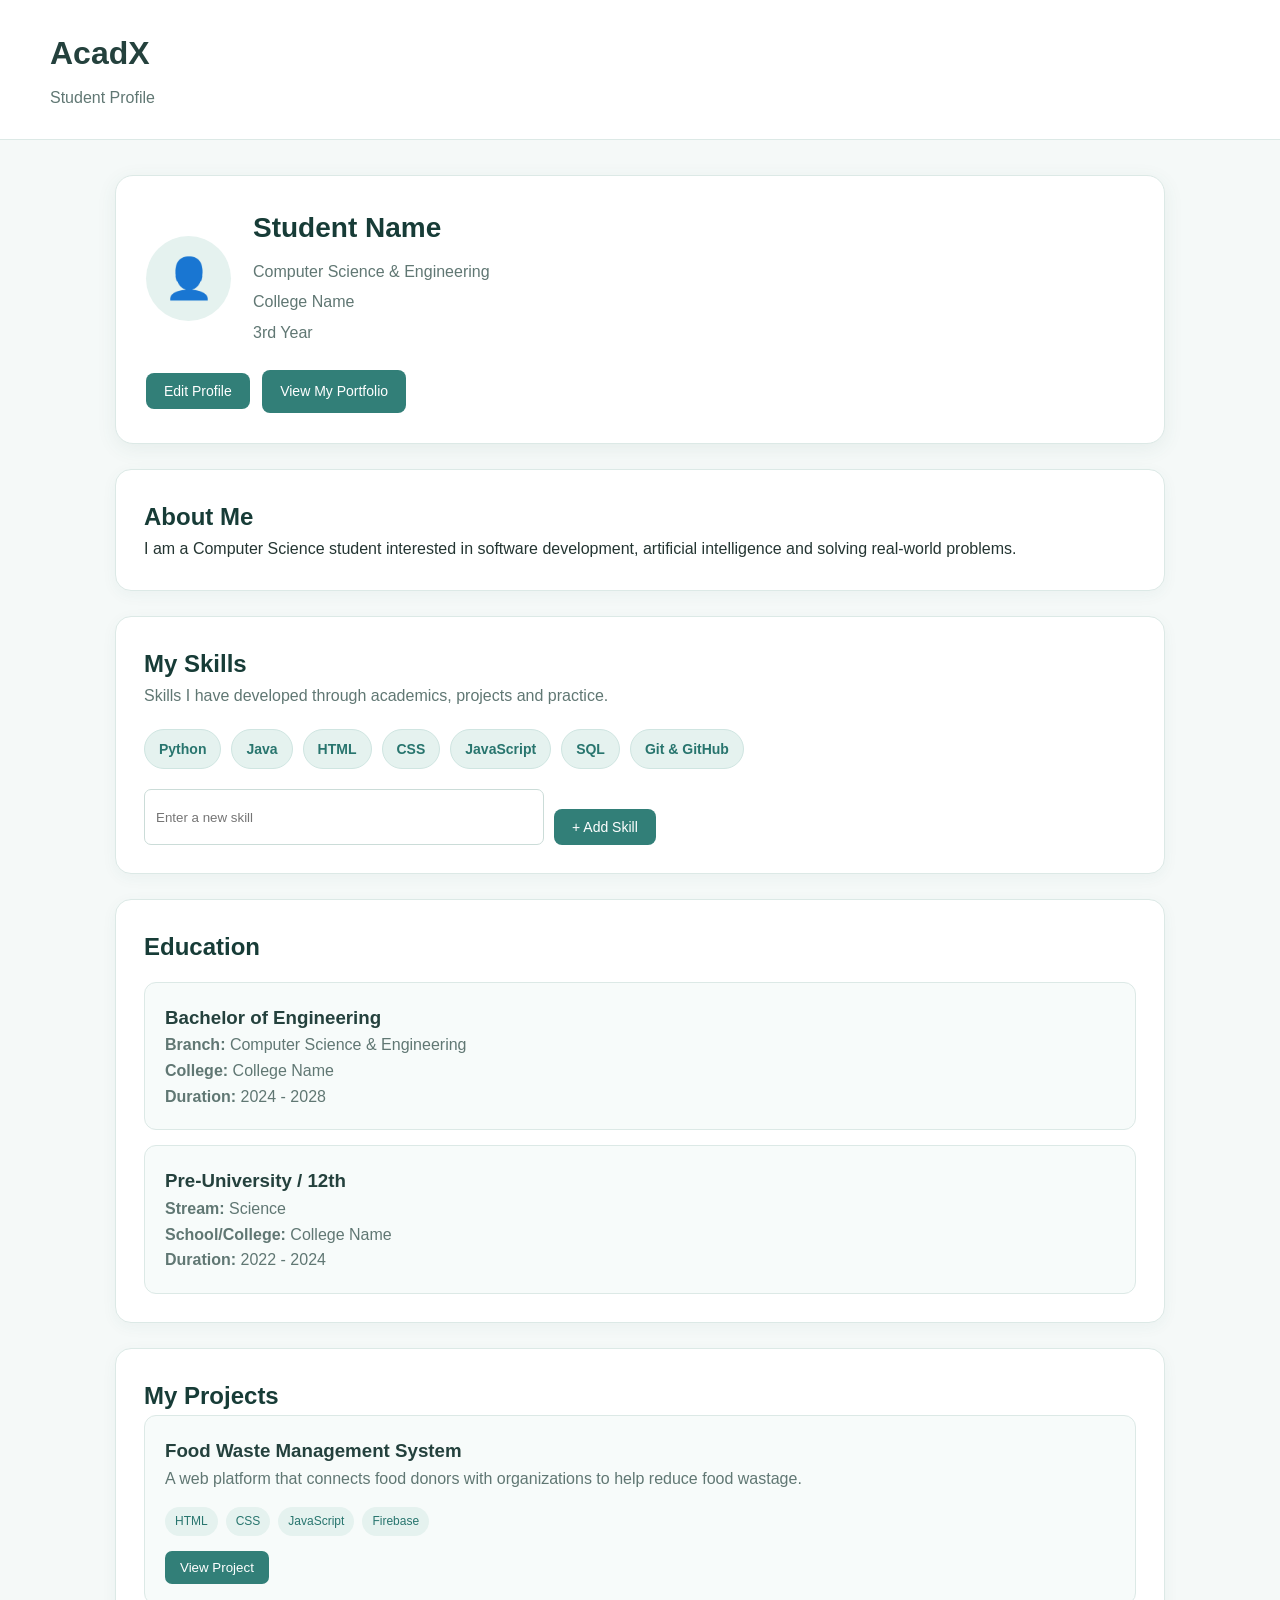
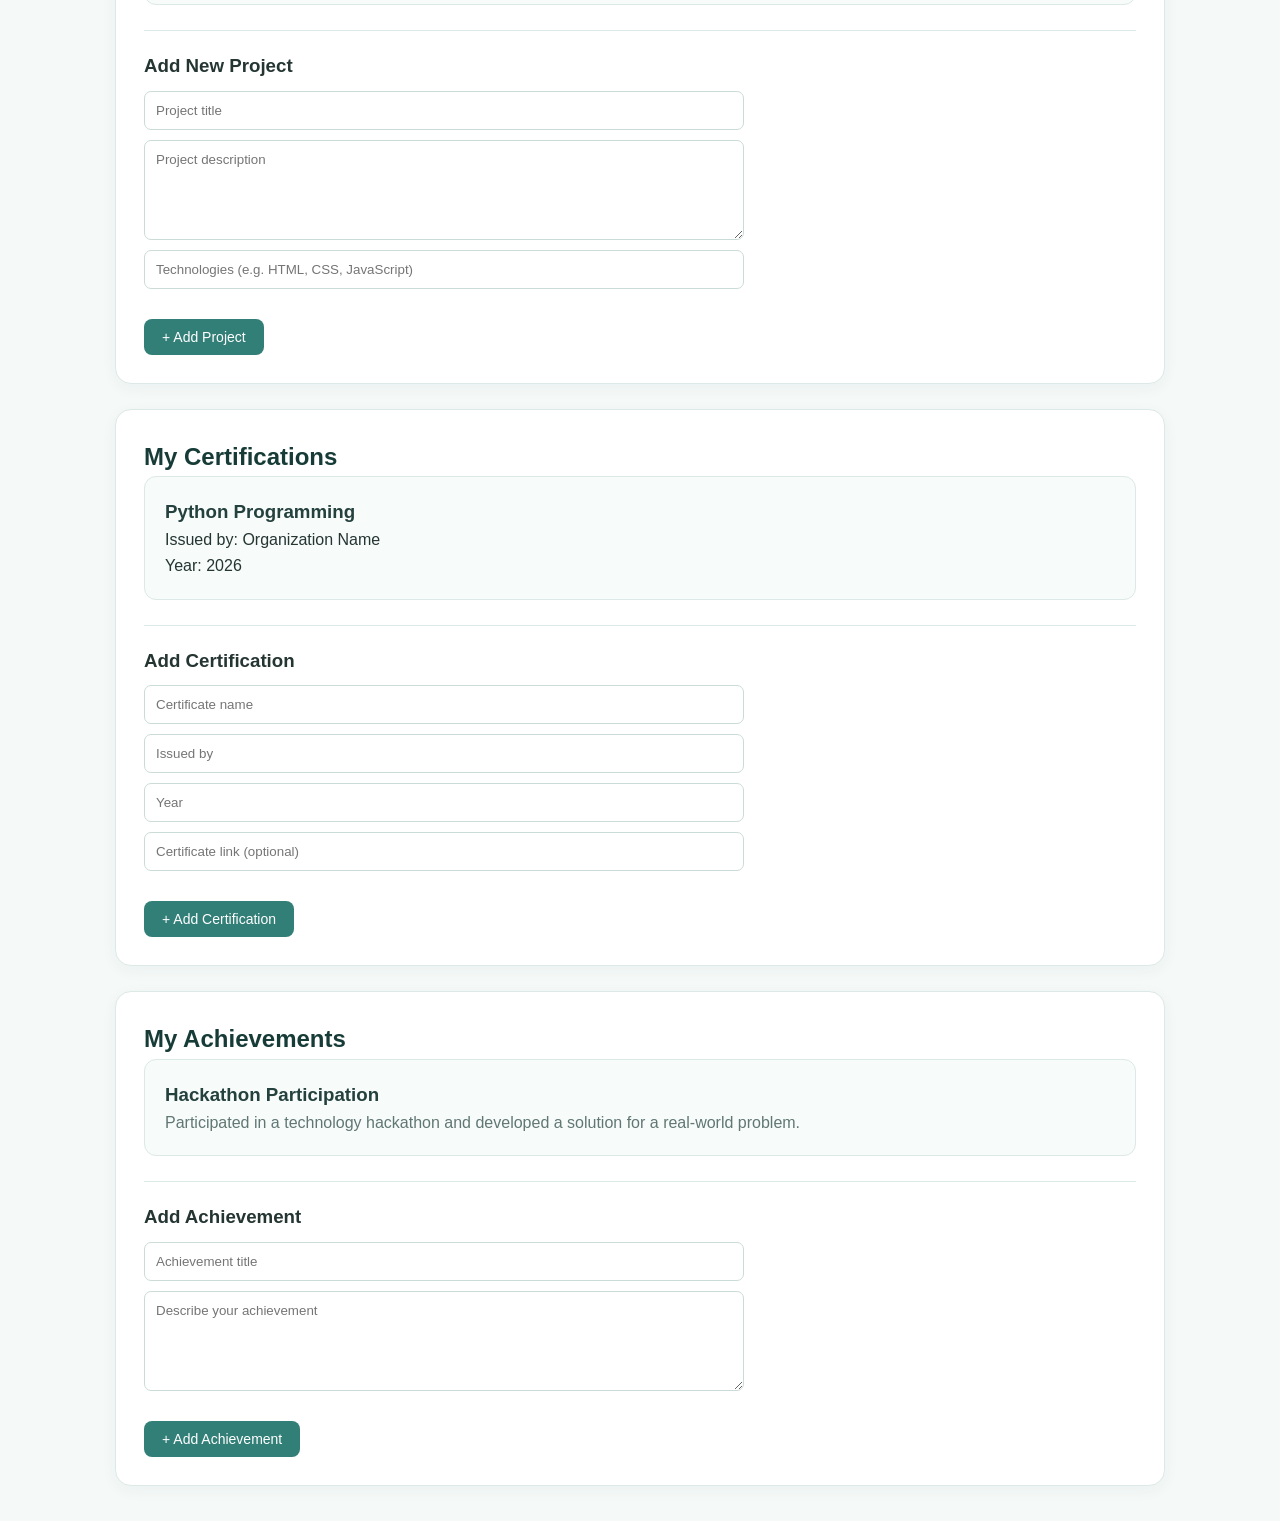
<file: student-profile.html>
<!DOCTYPE html>
<html lang="en">

<head>
    <meta charset="UTF-8">
    <meta name="viewport" content="width=device-width, initial-scale=1.0">
    <title>AcadX - Student Profile</title>
    <link rel="stylesheet" href="style.css">
</head>

<body>

    <header>
        <h1>AcadX</h1>
        <p>Student Profile</p>
    </header>

    <main>

      <!-- Student Profile -->
<section class="profile-card">

    <div class="profile-info">

        <div class="profile-avatar">
            👤
        </div>

        <div>
            <h2>Student Name</h2>
            <p>Computer Science & Engineering</p>
            <p>College Name</p>
            <p>3rd Year</p>
        </div>

    </div>

    <button class="edit-button">
        Edit Profile
    </button>
    <a href="portfolio.html" class="portfolio-button">
    View My Portfolio
</a>

    <div id="edit-form" class="edit-form">

    <h3>Edit Profile</h3>

    <label for="student-name">Name</label>
    <input type="text" id="student-name" placeholder="Enter your name">

    <label for="student-branch">Branch</label>
    <input type="text" id="student-branch" placeholder="Enter your branch">

    <label for="student-college">College</label>
    <input type="text" id="student-college" placeholder="Enter your college">

    <label for="student-year">Year</label>
    <input type="text" id="student-year" placeholder="Enter your year">

    <button id="save-profile" class="save-button">
        Save Profile
    </button>

</div>

</section>

        <!-- About -->
        <section>
            <h2>About Me</h2>

            <p>
                I am a Computer Science student interested in
                software development, artificial intelligence and
                solving real-world problems.
            </p>
        </section>
<!-- Skills -->
<section class="skills-section">

    <h2>My Skills</h2>

    <p class="section-description">
        Skills I have developed through academics, projects and practice.
    </p>

    <div id="skills-container" class="skills-container">
        <span class="skill-tag">Python</span>
        <span class="skill-tag">Java</span>
        <span class="skill-tag">HTML</span>
        <span class="skill-tag">CSS</span>
        <span class="skill-tag">JavaScript</span>
        <span class="skill-tag">SQL</span>
        <span class="skill-tag">Git & GitHub</span>
    </div>

    <div class="add-skill">

        <input
            type="text"
            id="new-skill"
            placeholder="Enter a new skill"
        >

        <button id="add-skill-button">
            + Add Skill
        </button>

    </div>

</section>
        <!-- Education -->
<section class="education-section">

    <h2>Education</h2>

    <div class="education-card">

        <h3>Bachelor of Engineering</h3>

        <p><strong>Branch:</strong> Computer Science & Engineering</p>

        <p><strong>College:</strong> College Name</p>

        <p><strong>Duration:</strong> 2024 - 2028</p>

    </div>

    <div class="education-card">

        <h3>Pre-University / 12th</h3>

        <p><strong>Stream:</strong> Science</p>

        <p><strong>School/College:</strong> College Name</p>

        <p><strong>Duration:</strong> 2022 - 2024</p>

    </div>

</section>
<!-- Projects -->
<section class="projects-section">

    <h2>My Projects</h2>

    <div id="projects-container" class="projects-container">

        <article class="project-card">

            <h3>Food Waste Management System</h3>

            <p>
                A web platform that connects food donors with
                organizations to help reduce food wastage.
            </p>

            <div class="project-tech">
                <span>HTML</span>
                <span>CSS</span>
                <span>JavaScript</span>
                <span>Firebase</span>
            </div>

            <button class="project-button">
                View Project
            </button>

        </article>

    </div>

    <!-- Add Project Form -->
    <div class="add-project">

        <h3>Add New Project</h3>

        <input
            type="text"
            id="project-title"
            placeholder="Project title"
        >

        <textarea
            id="project-description"
            placeholder="Project description"
        ></textarea>

        <input
            type="text"
            id="project-technologies"
            placeholder="Technologies (e.g. HTML, CSS, JavaScript)"
        >

        <button id="add-project-button">
            + Add Project
        </button>

    </div>

</section>

     <!-- Certifications -->
<section class="certifications-section">

    <h2>My Certifications</h2>

    <div id="certifications-container" class="certification-container">

        <div class="certification-card">

            <h3>Python Programming</h3>

            <p>Issued by: Organization Name</p>

            <p>Year: 2026</p>

            <button class="certificate-button">
                View Certificate
            </button>

        </div>

    </div>

    <!-- Add Certification -->
    <div class="add-certification">

        <h3>Add Certification</h3>

        <input
            type="text"
            id="certificate-name"
            placeholder="Certificate name"
        >

        <input
            type="text"
            id="certificate-issuer"
            placeholder="Issued by"
        >

        <input
            type="text"
            id="certificate-year"
            placeholder="Year"
        >

        <input
            type="url"
            id="certificate-link"
            placeholder="Certificate link (optional)"
        >

        <button id="add-certificate-button">
            + Add Certification
        </button>

    </div>

</section>
      <!-- Achievements -->
<section class="achievements-section">

    <h2>My Achievements</h2>

    <div id="achievements-container">

        <div class="achievement-card">

            <h3>Hackathon Participation</h3>

            <p>
                Participated in a technology hackathon and developed
                a solution for a real-world problem.
            </p>

        </div>

    </div>

    <!-- Add Achievement -->
    <div class="add-achievement">

        <h3>Add Achievement</h3>

        <input
            type="text"
            id="achievement-title"
            placeholder="Achievement title"
        >

        <textarea
            id="achievement-description"
            placeholder="Describe your achievement"
        ></textarea>

        <button id="add-achievement-button">
            + Add Achievement
        </button>

    </div>

</section>

    </main>
    <script src="student-profile.js"></script>

</body>

</html>
</file>
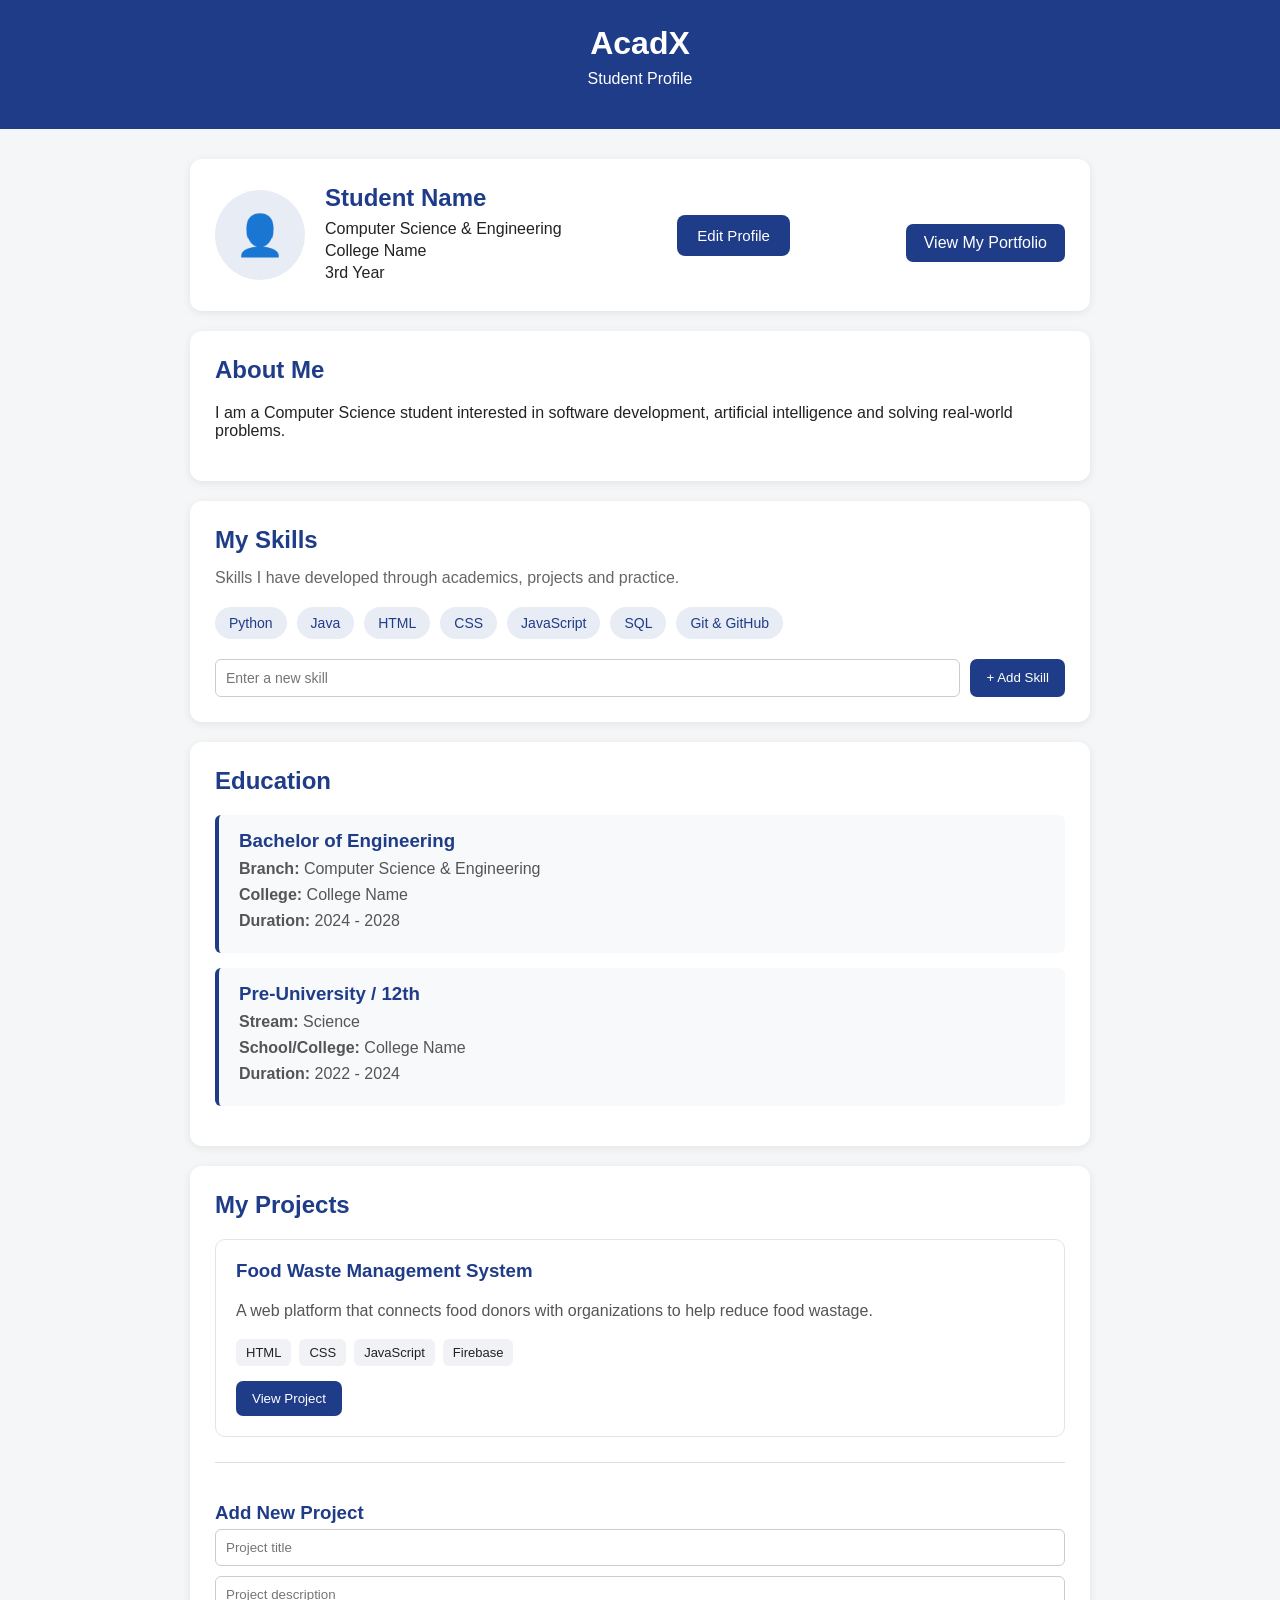
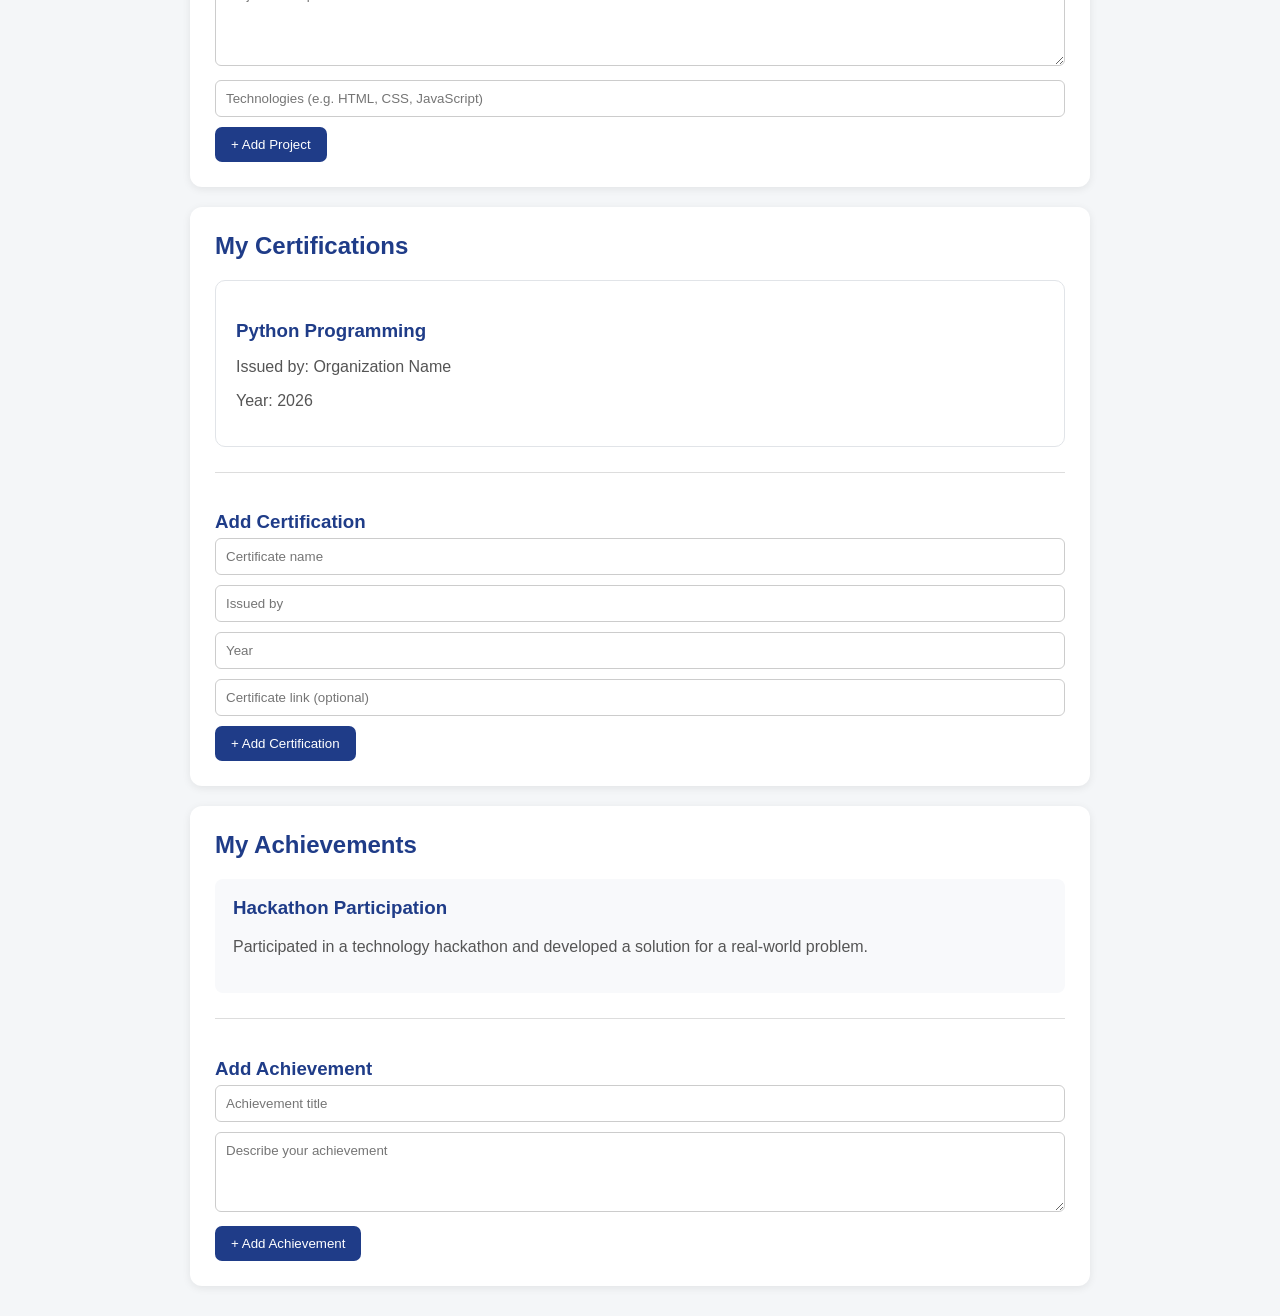
<file: student.html>
<!DOCTYPE html>
<html lang="en">

<head>
    <meta charset="UTF-8">
    <meta name="viewport" content="width=device-width, initial-scale=1.0">
    <title>AcadX - Student Profile</title>
    <link rel="stylesheet" href="student-profile.css">
</head>

<body>

    <header>
        <h1>AcadX</h1>
        <p>Student Profile</p>
    </header>

    <main>

      <!-- Student Profile -->
<section class="profile-card">

    <div class="profile-info">

        <div class="profile-avatar">
            👤
        </div>

        <div>
            <h2>Student Name</h2>
            <p>Computer Science & Engineering</p>
            <p>College Name</p>
            <p>3rd Year</p>
        </div>

    </div>

    <button class="edit-button">
        Edit Profile
    </button>
    <a href="portfolio.html" class="portfolio-button">
    View My Portfolio
</a>
    <div id="edit-form" class="edit-form">

    <h3>Edit Profile</h3>

    <label for="student-name">Name</label>
    <input type="text" id="student-name" placeholder="Enter your name">

    <label for="student-branch">Branch</label>
    <input type="text" id="student-branch" placeholder="Enter your branch">

    <label for="student-college">College</label>
    <input type="text" id="student-college" placeholder="Enter your college">

    <label for="student-year">Year</label>
    <input type="text" id="student-year" placeholder="Enter your year">

    <button id="save-profile" class="save-button">
        Save Profile
    </button>

</div>

</section>

        <!-- About -->
        <section>
            <h2>About Me</h2>

            <p>
                I am a Computer Science student interested in
                software development, artificial intelligence and
                solving real-world problems.
            </p>
        </section>
<!-- Skills -->
<section class="skills-section">

    <h2>My Skills</h2>

    <p class="section-description">
        Skills I have developed through academics, projects and practice.
    </p>

    <div id="skills-container" class="skills-container">
        <span class="skill-tag">Python</span>
        <span class="skill-tag">Java</span>
        <span class="skill-tag">HTML</span>
        <span class="skill-tag">CSS</span>
        <span class="skill-tag">JavaScript</span>
        <span class="skill-tag">SQL</span>
        <span class="skill-tag">Git & GitHub</span>
    </div>

    <div class="add-skill">

        <input
            type="text"
            id="new-skill"
            placeholder="Enter a new skill"
        >

        <button id="add-skill-button">
            + Add Skill
        </button>

    </div>

</section>
        <!-- Education -->
<section class="education-section">

    <h2>Education</h2>

    <div class="education-card">

        <h3>Bachelor of Engineering</h3>

        <p><strong>Branch:</strong> Computer Science & Engineering</p>

        <p><strong>College:</strong> College Name</p>

        <p><strong>Duration:</strong> 2024 - 2028</p>

    </div>

    <div class="education-card">

        <h3>Pre-University / 12th</h3>

        <p><strong>Stream:</strong> Science</p>

        <p><strong>School/College:</strong> College Name</p>

        <p><strong>Duration:</strong> 2022 - 2024</p>

    </div>

</section>
<!-- Projects -->
<section class="projects-section">

    <h2>My Projects</h2>

    <div id="projects-container" class="projects-container">

        <article class="project-card">

            <h3>Food Waste Management System</h3>

            <p>
                A web platform that connects food donors with
                organizations to help reduce food wastage.
            </p>

            <div class="project-tech">
                <span>HTML</span>
                <span>CSS</span>
                <span>JavaScript</span>
                <span>Firebase</span>
            </div>

            <button class="project-button">
                View Project
            </button>

        </article>

    </div>

    <!-- Add Project Form -->
    <div class="add-project">

        <h3>Add New Project</h3>

        <input
            type="text"
            id="project-title"
            placeholder="Project title"
        >

        <textarea
            id="project-description"
            placeholder="Project description"
        ></textarea>

        <input
            type="text"
            id="project-technologies"
            placeholder="Technologies (e.g. HTML, CSS, JavaScript)"
        >

        <button id="add-project-button">
            + Add Project
        </button>

    </div>

</section>

     <!-- Certifications -->
<section class="certifications-section">

    <h2>My Certifications</h2>

    <div id="certifications-container" class="certification-container">

        <div class="certification-card">

            <h3>Python Programming</h3>

            <p>Issued by: Organization Name</p>

            <p>Year: 2026</p>

            <button class="certificate-button">
                View Certificate
            </button>

        </div>

    </div>

    <!-- Add Certification -->
    <div class="add-certification">

        <h3>Add Certification</h3>

        <input
            type="text"
            id="certificate-name"
            placeholder="Certificate name"
        >

        <input
            type="text"
            id="certificate-issuer"
            placeholder="Issued by"
        >

        <input
            type="text"
            id="certificate-year"
            placeholder="Year"
        >

        <input
            type="url"
            id="certificate-link"
            placeholder="Certificate link (optional)"
        >

        <button id="add-certificate-button">
            + Add Certification
        </button>

    </div>

</section>
      <!-- Achievements -->
<section class="achievements-section">

    <h2>My Achievements</h2>

    <div id="achievements-container">

        <div class="achievement-card">

            <h3>Hackathon Participation</h3>

            <p>
                Participated in a technology hackathon and developed
                a solution for a real-world problem.
            </p>

        </div>

    </div>

    <!-- Add Achievement -->
    <div class="add-achievement">

        <h3>Add Achievement</h3>

        <input
            type="text"
            id="achievement-title"
            placeholder="Achievement title"
        >

        <textarea
            id="achievement-description"
            placeholder="Describe your achievement"
        ></textarea>

        <button id="add-achievement-button">
            + Add Achievement
        </button>

    </div>

</section>
    </main>
    <script src="student-profile.js"></script>

</body>

</html>
</file>
<file: style.css>
* {
    margin: 0;
    padding: 0;
    box-sizing: border-box;
}

html {
    scroll-behavior: smooth;
}

body {
    font-family: "DM Sans", Arial, sans-serif;
    background: #fafcfb;
    color: #263633;
    line-height: 1.6;
}

button {
    font-family: inherit;
}

a {
    text-decoration: none;
}


/* NAVIGATION */

.navbar {
    width: 100%;
    height: 76px;

    padding: 0 7%;

    display: flex;
    align-items: center;
    justify-content: space-between;

    background: #ffffff;

    border-bottom: 1px solid #e7eeeb;

    position: sticky;
    top: 0;

    z-index: 1000;
}

.logo {
    display: flex;
    align-items: center;
    gap: 9px;

    color: #263633;

    font-size: 21px;
    font-weight: 700;
}

.logo-mark {
    width: 34px;
    height: 34px;

    display: flex;
    align-items: center;
    justify-content: center;

    background: #3b8178;
    color: #ffffff;

    border-radius: 8px;

    font-family: "Playfair Display", serif;
    font-size: 18px;
}

.logo-accent {
    color: #3b8178;
}

.nav-links {
    display: flex;
    align-items: center;
    gap: 36px;
}

.nav-links a {
    color: #65736f;

    font-size: 13px;
    font-weight: 500;

    transition: 0.25s ease;
}

.nav-links a:hover {
    color: #3b8178;
}

.nav-button {
    padding: 10px 20px;

    background: #ffffff;

    color: #3b8178;

    border: 1px solid #bcd2cd;
    border-radius: 7px;

    font-size: 13px;
    font-weight: 600;

    cursor: pointer;

    transition: 0.25s ease;
}

.nav-button:hover {
    background: #eef6f4;
}


/* HERO */

.hero {
    min-height: 650px;

    padding: 90px 7%;

    display: grid;
    grid-template-columns: 1.05fr 0.95fr;

    align-items: center;

    gap: 60px;

    background:
        radial-gradient(
            circle at 85% 30%,
            #edf7f4 0,
            transparent 32%
        ),
        #fafcfb;
}

.hero-content {
    max-width: 620px;
}

.eyebrow {
    display: inline-flex;
    align-items: center;
    gap: 8px;

    padding: 7px 13px;

    background: #f0f7f5;

    border: 1px solid #d9e8e4;
    border-radius: 30px;

    color: #39756e;

    font-size: 11px;
    font-weight: 600;
}

.eyebrow-dot {
    width: 7px;
    height: 7px;

    background: #5a9d94;

    border-radius: 50%;
}

.hero h1 {
    margin-top: 25px;

    font-family: "Playfair Display", Georgia, serif;

    font-size: clamp(44px, 5vw, 68px);

    line-height: 1.08;

    letter-spacing: -2px;

    color: #263633;
}

.hero h1 em {
    display: block;

    color: #3b8178;

    font-style: normal;
}

.hero-description {
    max-width: 550px;

    margin-top: 24px;

    color: #6e7d79;

    font-size: 15px;

    line-height: 1.8;
}

.hero-actions {
    margin-top: 32px;

    display: flex;
    align-items: center;

    gap: 24px;
}

.primary-button {
    padding: 14px 22px;

    border: none;
    border-radius: 7px;

    background: #3b8178;
    color: #ffffff;

    font-size: 13px;
    font-weight: 600;

    cursor: pointer;

    box-shadow: 0 7px 18px rgba(59, 129, 120, 0.15);

    transition: 0.25s ease;
}

.primary-button:hover {
    background: #306f68;

    transform: translateY(-2px);
}

.primary-button span {
    margin-left: 8px;
}

.text-button {
    padding: 10px;

    background: transparent;

    border: none;

    color: #566661;

    font-size: 13px;
    font-weight: 600;

    cursor: pointer;
}

.text-button span {
    margin-left: 7px;

    color: #3b8178;
}

.hero-note {
    margin-top: 28px;

    display: flex;
    align-items: center;

    gap: 8px;

    color: #8a9692;

    font-size: 11px;
}

.hero-note span {
    color: #3b8178;
}


/* HERO VISUAL */

.hero-visual {
    width: 470px;
    height: 450px;

    margin: auto;

    position: relative;
}

.visual-circle {
    position: absolute;

    border-radius: 50%;

    border: 1px solid #d8e8e4;
}

.circle-one {
    width: 310px;
    height: 310px;

    top: 70px;
    left: 80px;
}

.circle-two {
    width: 410px;
    height: 410px;

    top: 20px;
    left: 30px;

    border-style: dashed;

    opacity: 0.75;
}

.connection {
    position: absolute;

    height: 1px;

    background: #c9ded9;

    transform-origin: left center;

    z-index: 1;
}

.connection-one {
    width: 135px;

    left: 145px;
    top: 195px;

    transform: rotate(-42deg);
}

.connection-two {
    width: 135px;

    left: 238px;
    top: 195px;

    transform: rotate(-138deg);
}

.connection-three {
    width: 135px;

    left: 145px;
    top: 255px;

    transform: rotate(42deg);
}

.connection-four {
    width: 135px;

    left: 238px;
    top: 255px;

    transform: rotate(138deg);
}

.talent-core {
    width: 105px;
    height: 105px;

    position: absolute;

    top: 173px;
    left: 183px;

    display: flex;
    flex-direction: column;
    align-items: center;
    justify-content: center;

    background: #ffffff;

    border: 1px solid #d5e5e1;

    border-radius: 50%;

    box-shadow: 0 14px 35px rgba(50, 80, 75, 0.09);

    z-index: 5;
}

.core-inner {
    width: 46px;
    height: 46px;

    display: flex;
    align-items: center;
    justify-content: center;

    background: #e8f4f1;

    border-radius: 50%;

    color: #3b8178;

    font-family: "Playfair Display", serif;

    font-size: 16px;
    font-weight: 700;
}

.talent-core small {
    margin-top: 5px;

    color: #7b8985;

    font-size: 8px;

    line-height: 1.2;

    text-align: center;
}


/* FLOATING CARDS */

.floating-card {
    width: 148px;

    padding: 13px;

    display: flex;
    align-items: center;

    gap: 10px;

    position: absolute;

    background: #ffffff;

    border: 1px solid #dfe9e6;

    border-radius: 10px;

    box-shadow: 0 10px 25px rgba(50, 80, 75, 0.07);

    z-index: 4;

    transition: 0.25s ease;
}

.floating-card:hover {
    transform: translateY(-4px);
}

.floating-card strong {
    display: block;

    color: #354440;

    font-size: 12px;
}

.floating-card span {
    display: block;

    margin-top: 2px;

    color: #899590;

    font-size: 10px;
}

.card-icon {
    width: 35px;
    height: 35px;

    display: flex;
    align-items: center;
    justify-content: center;

    border-radius: 8px;

    font-size: 16px;
}

.student-icon {
    background: #edf6f3;
    color: #3b8178;
}

.skills-icon {
    background: #f5f1e9;
    color: #907b58;
}

.industry-icon {
    background: #edf3f7;
    color: #607d91;
}

.opportunity-icon {
    background: #f5eeee;
    color: #946c6c;
}

.student-card {
    top: 65px;
    left: 5px;
}

.skills-card {
    top: 65px;
    right: 0;
}

.industry-card {
    bottom: 65px;
    left: 5px;
}

.opportunity-card {
    bottom: 65px;
    right: 0;
}


/* TRUST STRIP */

.trust-strip {
    min-height: 82px;

    padding: 0 7%;

    display: grid;
    grid-template-columns: repeat(4, 1fr);

    align-items: center;

    background: #ffffff;

    border-top: 1px solid #e6edeb;
    border-bottom: 1px solid #e6edeb;
}

.trust-strip div {
    display: flex;
    align-items: center;
    justify-content: center;

    gap: 9px;

    color: #65736f;

    font-size: 12px;
}

.trust-number {
    color: #a4b3af;

    font-family: "Playfair Display", serif;

    font-size: 14px;
}


/* HOW IT WORKS */

.how-section {
    padding: 110px 7%;

    background: #fafcfb;
}

.section-heading {
    max-width: 700px;

    margin: 0 auto;

    text-align: center;
}

.section-label {
    color: #3b8178;

    font-size: 10px;
    font-weight: 700;

    letter-spacing: 2px;
}

.section-heading h2 {
    margin-top: 13px;

    font-family: "Playfair Display", Georgia, serif;

    font-size: 40px;

    line-height: 1.2;

    color: #2c3c39;
}

.section-heading h2 em {
    color: #3b8178;

    font-style: normal;
}

.section-heading p {
    max-width: 580px;

    margin: 17px auto 0;

    color: #74817e;

    font-size: 14px;
}

.journey {
    max-width: 1100px;

    margin: 70px auto 0;

    display: grid;

    grid-template-columns: repeat(4, 1fr);

    gap: 25px;

    position: relative;
}

.journey-line {
    position: absolute;

    height: 1px;

    left: 12%;
    right: 12%;

    top: 29px;

    background: #d5e4e0;

    z-index: 0;
}

.journey-item {
    text-align: center;

    position: relative;

    z-index: 1;
}

.journey-number {
    width: 58px;
    height: 58px;

    margin: auto;

    display: flex;
    align-items: center;
    justify-content: center;

    background: #ffffff;

    border: 1px solid #d5e4e0;

    border-radius: 50%;

    color: #3b8178;

    font-family: "Playfair Display", serif;

    font-size: 14px;

    box-shadow: 0 5px 18px rgba(40, 70, 65, 0.05);
}

.journey-icon {
    margin-top: 20px;

    color: #69847f;

    font-size: 21px;
}

.journey-item h3 {
    margin-top: 9px;

    color: #354440;

    font-size: 15px;
}

.journey-item p {
    max-width: 210px;

    margin: 7px auto 0;

    color: #7a8783;

    font-size: 11px;
}


/* ECOSYSTEM */

.ecosystem-section {
    padding: 110px 7%;

    background: #f1f7f5;
}

.ecosystem-grid {
    max-width: 1100px;

    margin: 60px auto 0;

    display: grid;

    grid-template-columns: repeat(3, 1fr);

    gap: 22px;
}

.ecosystem-card {
    padding: 32px;

    background: #ffffff;

    border: 1px solid #dfe9e6;

    border-radius: 12px;

    transition: 0.25s ease;
}

.ecosystem-card:hover {
    transform: translateY(-5px);

    box-shadow: 0 15px 35px rgba(50, 80, 75, 0.08);
}

.eco-top {
    display: flex;
    justify-content: space-between;
    align-items: center;
}

.eco-icon {
    width: 44px;
    height: 44px;

    display: flex;
    align-items: center;
    justify-content: center;

    background: #edf6f3;

    border-radius: 9px;

    color: #3b8178;

    font-size: 20px;
}

.eco-number {
    color: #a6b4b0;

    font-family: "Playfair Display", serif;

    font-size: 13px;
}

.ecosystem-card h3 {
    margin-top: 24px;

    color: #30413d;

    font-family: "Playfair Display", Georgia, serif;

    font-size: 24px;
}

.ecosystem-card p {
    margin-top: 9px;

    color: #74827e;

    font-size: 12px;

    line-height: 1.7;
}

.eco-features {
    margin-top: 23px;

    display: flex;
    flex-wrap: wrap;

    gap: 7px;
}

.eco-features span {
    padding: 6px 9px;

    background: #f5f8f7;

    border-radius: 5px;

    color: #65736f;

    font-size: 10px;
}

.academia-eco {
    border-top: 3px solid #3b8178;
}


/* FINAL CTA */

.final-cta {
    margin: 90px 7%;

    padding: 60px;

    display: flex;

    align-items: center;

    justify-content: space-between;

    gap: 50px;

    background: #edf6f3;

    border: 1px solid #d9e8e4;

    border-radius: 14px;

    position: relative;

    overflow: hidden;
}

.cta-content {
    position: relative;

    z-index: 2;
}

.final-cta h2 {
    margin-top: 12px;

    font-family: "Playfair Display", Georgia, serif;

    font-size: 38px;

    line-height: 1.2;

    color: #2d3e3a;
}

.final-cta h2 em {
    color: #3b8178;

    font-style: normal;
}

.final-cta p {
    max-width: 500px;

    margin: 16px 0 25px;

    color: #71807c;

    font-size: 13px;
}

.cta-mark {
    width: 190px;
    height: 190px;

    flex-shrink: 0;

    display: flex;
    align-items: center;
    justify-content: center;

    border: 1px solid #cbded9;

    border-radius: 50%;

    color: #83aaa4;

    font-family: "Playfair Display", serif;

    font-size: 48px;

    opacity: 0.7;
}


/* FOOTER */

footer {
    padding: 35px 7%;

    display: flex;

    align-items: center;

    justify-content: space-between;

    background: #ffffff;

    border-top: 1px solid #e4ebe9;
}

.footer-brand p {
    margin-top: 7px;

    color: #899590;

    font-size: 10px;
}

.footer-right {
    color: #9aa6a2;

    font-size: 10px;
}


/* TABLET */

@media (max-width: 1000px) {

    .nav-links {
        gap: 20px;
    }

    .hero {
        grid-template-columns: 1fr;

        text-align: center;

        padding-top: 70px;
    }

    .hero-content {
        margin: auto;
    }

    .hero-description {
        margin-left: auto;
        margin-right: auto;
    }

    .hero-actions {
        justify-content: center;
    }

    .hero-note {
        justify-content: center;
    }

    .hero-visual {
        margin-top: 10px;
    }

    .journey {
        grid-template-columns: repeat(2, 1fr);

        row-gap: 55px;
    }

    .journey-line {
        display: none;
    }

    .ecosystem-grid {
        grid-template-columns: 1fr;

        max-width: 650px;
    }
}


/* MOBILE */

@media (max-width: 650px) {

    .navbar {
        height: 70px;

        padding: 0 5%;
    }

    .nav-links {
        display: none;
    }

    .nav-button {
        padding: 8px 13px;
    }

    .hero {
        padding: 65px 5% 50px;
    }

    .hero h1 {
        font-size: 42px;

        letter-spacing: -1px;
    }

    .hero-actions {
        flex-direction: column;

        gap: 10px;
    }

    .hero-note {
        text-align: center;
    }

    .hero-visual {
        width: 100%;

        transform: scale(0.72);

        margin-top: -30px;
        margin-bottom: -55px;
    }

    .trust-strip {
        grid-template-columns: repeat(2, 1fr);

        gap: 18px;

        padding: 22px 5%;
    }

    .how-section,
    .ecosystem-section {
        padding: 80px 5%;
    }

    .section-heading h2 {
        font-size: 32px;
    }

    .journey {
        grid-template-columns: 1fr;
    }

    .final-cta {
        margin: 60px 5%;

        padding: 40px 25px;

        flex-direction: column;

        text-align: center;
    }

    .final-cta h2 {
        font-size: 30px;
    }

    .final-cta p {
        margin-left: auto;
        margin-right: auto;
    }

    .cta-mark {
        width: 130px;
        height: 130px;

        font-size: 34px;
    }

    footer {
        padding: 30px 5%;

        flex-direction: column;

        gap: 15px;

        text-align: center;
    }
}
/* ========================================
   ACADX STUDENT DASHBOARD
======================================== */

.dashboard {
    max-width: 1180px;
    margin: 0 auto;
    padding: 55px 30px 80px;
}

.welcome-section {
    display: flex;
    justify-content: space-between;
    align-items: center;
    gap: 30px;
    margin-bottom: 40px;
}

.small-heading {
    font-size: 12px;
    font-weight: 700;
    letter-spacing: 1.5px;
    color: #64748b;
    margin-bottom: 10px;
}

.welcome-section h1 {
    font-size: 42px;
    margin: 0 0 12px;
    color: #243447;
}

.welcome-section h1 span {
    color: #356b8c;
}

.welcome-text {
    max-width: 620px;
    color: #64748b;
    font-size: 16px;
}

.career-card {
    background: #ffffff;
    border: 1px solid #dfe7ec;
    border-radius: 16px;
    padding: 22px 28px;
    min-width: 230px;
    box-shadow: 0 6px 20px rgba(40, 70, 90, 0.06);
}

.career-card p {
    margin: 0 0 8px;
    color: #7a8996;
    font-size: 13px;
}

.career-card h3 {
    margin: 0 0 8px;
    color: #263b4d;
}

.career-card span {
    font-size: 12px;
    color: #4f8a72;
}


/* STATS */

.stats-grid {
    display: grid;
    grid-template-columns: repeat(4, 1fr);
    gap: 18px;
    margin-bottom: 24px;
}

.stat-card {
    background: #ffffff;
    border: 1px solid #e1e8ed;
    border-radius: 15px;
    padding: 22px;
    box-shadow: 0 5px 18px rgba(40, 70, 90, 0.05);
}

.stat-icon {
    width: 36px;
    height: 36px;
    border-radius: 10px;
    background: #edf4f7;
    display: flex;
    align-items: center;
    justify-content: center;
    color: #356b8c;
    font-weight: bold;
    margin-bottom: 15px;
}

.stat-card p {
    margin: 0 0 8px;
    color: #71808d;
    font-size: 13px;
}

.stat-card h2 {
    margin: 0 0 5px;
    color: #263b4d;
    font-size: 28px;
}

.stat-card span {
    color: #8996a0;
    font-size: 12px;
}

.stat-card .positive {
    color: #4f8a72;
}


/* MAIN DASHBOARD CARDS */

.dashboard-grid {
    display: grid;
    grid-template-columns: 1.25fr 1fr;
    gap: 24px;
    margin-bottom: 24px;
}

.dashboard-card {
    background: #ffffff;
    border: 1px solid #e1e8ed;
    border-radius: 18px;
    padding: 28px;
    box-shadow: 0 5px 18px rgba(40, 70, 90, 0.05);
}

.card-heading {
    display: flex;
    justify-content: space-between;
    align-items: center;
    margin-bottom: 25px;
}

.card-heading h2 {
    margin: 0;
    color: #263b4d;
    font-size: 22px;
}

.card-heading .small-heading {
    margin-bottom: 6px;
}


/* SKILLS */

.skill-item {
    margin-bottom: 20px;
}

.skill-info {
    display: flex;
    justify-content: space-between;
    margin-bottom: 8px;
    color: #3b4d5c;
    font-size: 14px;
}

.progress {
    height: 8px;
    background: #edf1f3;
    border-radius: 10px;
    overflow: hidden;
}

.progress-fill {
    height: 100%;
    background: #6c9bb2;
    border-radius: 10px;
}


/* SKILL GAP */

.readiness {
    display: flex;
    align-items: center;
    gap: 20px;
    margin-bottom: 25px;
}

.readiness-circle {
    width: 90px;
    height: 90px;
    border-radius: 50%;
    background: #edf4f7;
    border: 8px solid #8eb4c5;
    display: flex;
    align-items: center;
    justify-content: center;
    flex-shrink: 0;
}

.readiness-circle span {
    font-size: 20px;
    font-weight: 700;
    color: #35566b;
}

.readiness h3 {
    margin: 0 0 7px;
    color: #314758;
}

.readiness p {
    margin: 0;
    color: #71808d;
    font-size: 13px;
    line-height: 1.5;
}

.gap-message {
    border-top: 1px solid #edf0f2;
    padding-top: 20px;
    margin-bottom: 22px;
}

.gap-message strong {
    font-size: 13px;
    color: #526372;
}

.tag-container {
    display: flex;
    flex-wrap: wrap;
    gap: 8px;
    margin-top: 12px;
}

.tag-container span,
.opportunity-skills span {
    padding: 6px 10px;
    background: #f0f5f7;
    border-radius: 20px;
    color: #4d6879;
    font-size: 12px;
}


/* BUTTONS */

.primary-button {
    border: none;
    background: #356b8c;
    color: white;
    padding: 12px 18px;
    border-radius: 9px;
    cursor: pointer;
    font-size: 13px;
}

.primary-button:hover {
    background: #2d5c78;
}

.text-button {
    border: none;
    background: transparent;
    color: #356b8c;
    cursor: pointer;
    font-size: 13px;
}


/* OPPORTUNITIES */

.opportunities-card {
    margin-bottom: 30px;
}

.opportunity-grid {
    display: grid;
    grid-template-columns: repeat(3, 1fr);
    gap: 18px;
}

.opportunity {
    border: 1px solid #e2e8ec;
    border-radius: 14px;
    padding: 20px;
    transition: 0.2s ease;
}

.opportunity:hover {
    transform: translateY(-3px);
    box-shadow: 0 8px 20px rgba(40, 70, 90, 0.08);
}

.opportunity-label {
    font-size: 10px;
    font-weight: bold;
    letter-spacing: 1px;
    color: #6b8ea0;
}

.opportunity h3 {
    font-size: 17px;
    color: #2e4354;
    margin: 10px 0 8px;
}

.opportunity p {
    color: #7a8790;
    font-size: 12px;
    margin-bottom: 15px;
}

.opportunity-skills {
    display: flex;
    flex-wrap: wrap;
    gap: 6px;
}

.match {
    display: flex;
    align-items: center;
    justify-content: space-between;
    margin-top: 20px;
    padding-top: 15px;
    border-top: 1px solid #edf0f2;
}

.match strong {
    color: #4f8a72;
    font-size: 13px;
}

.match button {
    border: 1px solid #d4e0e5;
    background: white;
    color: #456477;
    border-radius: 7px;
    padding: 7px 10px;
    cursor: pointer;
    font-size: 11px;
}


/* FOOTER */

.footer {
    border-top: 1px solid #e2e8ec;
    padding: 28px;
    display: flex;
    justify-content: center;
    gap: 15px;
    color: #71808d;
    font-size: 13px;
}

.footer strong {
    color: #2e4354;
}


/* RESPONSIVE */

@media (max-width: 900px) {

    .stats-grid {
        grid-template-columns: repeat(2, 1fr);
    }

    .dashboard-grid {
        grid-template-columns: 1fr;
    }

    .opportunity-grid {
        grid-template-columns: 1fr;
    }

    .welcome-section {
        flex-direction: column;
        align-items: flex-start;
    }
}

@media (max-width: 600px) {

    .dashboard {
        padding: 35px 18px;
    }

    .welcome-section h1 {
        font-size: 32px;
    }

    .stats-grid {
        grid-template-columns: 1fr;
    }

    .dashboard-card {
        padding: 20px;
    }

    .footer {
        flex-direction: column;
        align-items: center;
    }
}
/* ========================================
   ACADX DASHBOARD POLISH
======================================== */

.logo {
    display: flex;
    align-items: center;
    gap: 10px;
}

.logo-box {
    width: 34px;
    height: 34px;
    display: flex;
    align-items: center;
    justify-content: center;
    background: #356b8c;
    color: white;
    border-radius: 9px;
    font-weight: 700;
}

.logo-name {
    font-size: 22px;
    font-weight: 700;
    color: #263b4d;
}

.navbar nav {
    display: flex;
    align-items: center;
    gap: 28px;
}

.navbar nav a {
    text-decoration: none;
    color: #647482;
    font-size: 14px;
    transition: 0.2s ease;
}

.navbar nav a:hover,
.navbar nav a.active {
    color: #356b8c;
}

.profile-button {
    border: 1px solid #d5e0e6;
    background: #ffffff;
    color: #456477;
    padding: 9px 16px;
    border-radius: 8px;
    cursor: pointer;
    transition: 0.2s ease;
}

.profile-button:hover {
    background: #f0f5f7;
}
/* ========================================
   STUDENT PROFILE PAGE
======================================== */

.profile-page {
    max-width: 1120px;
    margin: 0 auto;
    padding: 55px 30px 80px;
}

.profile-heading {
    display: flex;
    justify-content: space-between;
    align-items: flex-end;
    gap: 30px;
    margin-bottom: 45px;
}

.profile-heading h1 {
    margin: 8px 0 12px;
    font-size: 40px;
    color: #263b4d;
}

.profile-heading p:not(.section-label) {
    max-width: 650px;
    color: #687986;
    font-size: 16px;
}

.section-label {
    margin: 0;
    font-size: 12px;
    letter-spacing: 1.5px;
    font-weight: 700;
    color: #6d8798;
}

.edit-profile-btn {
    border: none;
    background: #356b8c;
    color: white;
    padding: 12px 20px;
    border-radius: 8px;
    cursor: pointer;
    font-size: 14px;
}

.edit-profile-btn:hover {
    background: #2d5d7a;
}


/* PROFILE GRID */

.profile-grid {
    display: grid;
    grid-template-columns: 280px 1fr;
    gap: 25px;
    align-items: start;
}


/* LEFT PROFILE CARD */

.profile-card {
    background: #ffffff;
    border: 1px solid #dce6eb;
    border-radius: 14px;
    padding: 28px;
}

.profile-intro {
    text-align: center;
}

.avatar {
    width: 78px;
    height: 78px;
    margin: 0 auto 18px;
    display: flex;
    justify-content: center;
    align-items: center;
    border-radius: 50%;
    background: #e7f0f5;
    color: #356b8c;
    font-size: 30px;
    font-weight: 700;
}

.profile-intro h2 {
    margin: 0 0 6px;
    color: #263b4d;
}

.profile-role {
    margin: 0;
    color: #71818c;
    font-size: 14px;
}

.profile-location {
    margin-top: 15px;
    font-size: 13px;
    color: #71818c;
}

.profile-divider {
    height: 1px;
    background: #e4ebef;
    margin: 25px 0;
}

.profile-detail {
    text-align: left;
    margin-bottom: 20px;
}

.profile-detail span {
    display: block;
    font-size: 12px;
    color: #82919a;
    margin-bottom: 5px;
}

.profile-detail strong {
    font-size: 14px;
    color: #334b5d;
}


/* RIGHT CONTENT */

.profile-content {
    display: flex;
    flex-direction: column;
    gap: 20px;
}

.profile-section-card {
    background: #ffffff;
    border: 1px solid #dce6eb;
    border-radius: 14px;
    padding: 28px;
}

.section-title-row {
    display: flex;
    justify-content: space-between;
    align-items: center;
    gap: 20px;
    margin-bottom: 20px;
}

.section-title-row h2 {
    margin: 6px 0 0;
    font-size: 22px;
    color: #263b4d;
}

.about-text {
    color: #687986;
    line-height: 1.7;
    margin: 0;
}

.skill-count {
    font-size: 13px;
    color: #6f818d;
}


/* SKILL TAGS */

.skill-tags {
    display: flex;
    flex-wrap: wrap;
    gap: 10px;
}

.skill-tags span {
    padding: 9px 14px;
    border-radius: 20px;
    background: #eef4f7;
    color: #456477;
    font-size: 13px;
    border: 1px solid #dce7ec;
}


/* PROJECTS */

.small-action {
    border: none;
    background: transparent;
    color: #356b8c;
    font-size: 13px;
    cursor: pointer;
}

.project-item {
    display: flex;
    gap: 17px;
    padding: 20px 0;
    border-top: 1px solid #e5ecef;
}

.project-item:first-of-type {
    border-top: none;
}

.project-icon {
    min-width: 42px;
    height: 42px;
    border-radius: 9px;
    background: #edf3f6;
    display: flex;
    justify-content: center;
    align-items: center;
    color: #356b8c;
    font-size: 12px;
    font-weight: 700;
}

.project-item h3 {
    margin: 0 0 7px;
    color: #30485a;
    font-size: 16px;
}

.project-item p {
    margin: 0;
    color: #71818c;
    font-size: 13px;
    line-height: 1.6;
}

.project-tags {
    display: flex;
    flex-wrap: wrap;
    gap: 7px;
    margin-top: 10px;
}

.project-tags span {
    font-size: 11px;
    padding: 5px 9px;
    background: #f4f7f8;
    color: #6d7f89;
    border-radius: 5px;
}


/* CERTIFICATION */

.empty-achievement {
    display: flex;
    align-items: center;
    gap: 15px;
    border: 1px dashed #ccd9df;
    border-radius: 10px;
    padding: 20px;
}

.empty-icon {
    width: 42px;
    height: 42px;
    border-radius: 50%;
    background: #edf4f7;
    color: #356b8c;
    display: flex;
    justify-content: center;
    align-items: center;
    font-size: 22px;
}

.empty-achievement h3 {
    margin: 0 0 5px;
    color: #40596a;
    font-size: 15px;
}

.empty-achievement p {
    margin: 0;
    color: #81909a;
    font-size: 13px;
}


/* FOOTER */

.profile-footer {
    border-top: 1px solid #dce6eb;
    padding: 25px 30px;
    display: flex;
    justify-content: space-between;
    color: #71818c;
    font-size: 13px;
}

.profile-footer strong {
    color: #356b8c;
}


/* MOBILE */

@media (max-width: 800px) {

    .profile-heading {
        flex-direction: column;
        align-items: flex-start;
    }

    .profile-heading h1 {
        font-size: 32px;
    }

    .profile-grid {
        grid-template-columns: 1fr;
    }

    .profile-intro {
        text-align: left;
    }

    .avatar {
        margin-left: 0;
    }

    .profile-footer {
        flex-direction: column;
        gap: 8px;
    }
}
/* =========================================
   SKILLS ASSESSMENT PAGE
   ========================================= */

.skills-page {
    max-width: 1100px;
    margin: 0 auto;
    padding: 55px 30px 70px;
}

/* Heading */

.skills-heading {
    margin-bottom: 35px;
}

.section-label {
    font-size: 12px;
    font-weight: 700;
    letter-spacing: 2px;
    color: #64748b;
    margin-bottom: 10px;
}

.skills-heading h1 {
    font-size: 42px;
    color: #172554;
    margin: 0 0 12px;
}

.heading-description {
    font-size: 17px;
    color: #64748b;
    max-width: 650px;
    line-height: 1.7;
}


/* Assessment Card */

.assessment-card {
    background: #ffffff;
    border: 1px solid #e2e8f0;
    border-radius: 18px;
    padding: 30px;
    margin-bottom: 50px;
    box-shadow: 0 6px 20px rgba(30, 58, 138, 0.06);
}

.assessment-header {
    display: flex;
    justify-content: space-between;
    gap: 30px;
}

.assessment-header h2 {
    font-size: 25px;
    color: #172554;
    margin: 5px 0 10px;
}

.assessment-header p {
    color: #64748b;
    margin: 0;
    line-height: 1.6;
}


/* Assessment Stats */

.assessment-stats {
    display: flex;
    gap: 35px;
    align-items: center;
}

.assessment-stats div {
    display: flex;
    flex-direction: column;
    gap: 5px;
}

.assessment-stats strong {
    font-size: 22px;
    color: #1e3a8a;
}

.assessment-stats span {
    font-size: 13px;
    color: #64748b;
}


/* Progress */

.assessment-progress {
    margin-top: 30px;
}

.progress-heading {
    display: flex;
    justify-content: space-between;
    margin-bottom: 9px;
    font-size: 14px;
    color: #475569;
}

.progress-heading strong {
    color: #1e3a8a;
}

.progress-track {
    width: 100%;
    height: 8px;
    background: #e8eef7;
    border-radius: 20px;
    overflow: hidden;
}

.progress-fill {
    width: 0%;
    height: 100%;
    background: #5b8def;
    border-radius: 20px;
}


/* Skill Selection */

.skills-selection {
    margin-bottom: 50px;
}

.selection-heading {
    display: flex;
    justify-content: space-between;
    align-items: end;
    margin-bottom: 25px;
}

.selection-heading h2 {
    margin: 0;
    font-size: 27px;
    color: #172554;
}

.skill-note {
    font-size: 13px;
    color: #64748b;
}


/* Skill Cards */

.skill-cards {
    display: grid;
    grid-template-columns: repeat(2, 1fr);
    gap: 22px;
}

.skill-card {
    background: #ffffff;
    border: 1px solid #e2e8f0;
    border-radius: 18px;
    padding: 27px;
    transition: 0.25s ease;
}

.skill-card:hover {
    transform: translateY(-4px);
    box-shadow: 0 10px 25px rgba(30, 58, 138, 0.09);
    border-color: #b9cbea;
}

.skill-card-top {
    display: flex;
    justify-content: space-between;
    align-items: center;
    margin-bottom: 20px;
}

.skill-icon {
    width: 48px;
    height: 48px;
    border-radius: 12px;
    background: #edf4ff;
    color: #1e3a8a;
    display: flex;
    align-items: center;
    justify-content: center;
    font-weight: 700;
    font-size: 16px;
}

.skill-number {
    font-size: 13px;
    color: #94a3b8;
    font-weight: 600;
}

.skill-card h3 {
    font-size: 21px;
    color: #172554;
    margin: 0 0 10px;
}

.skill-card p {
    color: #64748b;
    font-size: 14px;
    line-height: 1.7;
    min-height: 48px;
    margin-bottom: 22px;
}


/* Start Button */

.start-button {
    border: none;
    background: #1e3a8a;
    color: white;
    padding: 11px 17px;
    border-radius: 9px;
    font-size: 14px;
    font-weight: 600;
    cursor: pointer;
    transition: 0.2s ease;
}

.start-button:hover {
    background: #2747a0;
    transform: translateY(-1px);
}


/* Why it matters */

.assessment-note {
    display: flex;
    gap: 20px;
    align-items: flex-start;
    background: #f5f8fd;
    border: 1px solid #e1e8f3;
    border-radius: 16px;
    padding: 25px;
}

.note-icon {
    width: 42px;
    height: 42px;
    flex-shrink: 0;
    border-radius: 50%;
    background: #e6efff;
    color: #1e3a8a;
    display: flex;
    align-items: center;
    justify-content: center;
}

.assessment-note h3 {
    margin: 2px 0 8px;
    color: #172554;
    font-size: 19px;
}

.assessment-note p:last-child {
    margin: 0;
    color: #64748b;
    line-height: 1.6;
    font-size: 14px;
}


/* Mobile */

@media (max-width: 750px) {

    .skills-page {
        padding: 35px 18px 50px;
    }

    .skills-heading h1 {
        font-size: 32px;
    }

    .assessment-header {
        flex-direction: column;
    }

    .assessment-stats {
        justify-content: flex-start;
    }

    .selection-heading {
        flex-direction: column;
        align-items: flex-start;
        gap: 10px;
    }

    .skill-cards {
        grid-template-columns: 1fr;
    }
}
/* =========================================
   ASSESSMENT PAGE
   ========================================= */

.assessment-page {
    max-width: 1050px;
    margin: 0 auto;
    padding: 50px 30px 70px;
}

/* TOP SECTION */

.assessment-top {
    margin-bottom: 35px;
}

.back-link {
    display: inline-block;
    margin-bottom: 25px;
    color: #263b70;
    text-decoration: none;
    font-weight: 600;
}

.back-link:hover {
    text-decoration: underline;
}

.section-label {
    font-size: 13px;
    letter-spacing: 2px;
    font-weight: 700;
    color: #64748b;
    margin-bottom: 12px;
}

.assessment-top h1 {
    font-size: 42px;
    color: #172554;
    margin: 0 0 12px;
}

.assessment-intro {
    font-size: 17px;
    color: #64748b;
    max-width: 700px;
}


/* =========================================
   QUESTION CARD
   ========================================= */

.question-card {
    background: #ffffff;
    border: 1px solid #dbe3ef;
    border-radius: 18px;
    padding: 35px;
    box-shadow: 0 8px 25px rgba(30, 41, 59, 0.06);
}

.question-header {
    display: flex;
    justify-content: space-between;
    align-items: flex-start;
    gap: 20px;
}

.question-count {
    font-size: 13px;
    font-weight: 700;
    letter-spacing: 1.5px;
    color: #64748b;
}

.question-header h2 {
    font-size: 25px;
    color: #172554;
    margin-top: 12px;
}

.question-score {
    font-size: 15px;
    font-weight: 700;
    color: #263b70;
    white-space: nowrap;
}


/* =========================================
   PROGRESS BAR
   ========================================= */

.question-progress {
    margin: 25px 0 30px;
}

.question-progress-bar {
    width: 100%;
    height: 8px;
    background: #e8eef7;
    border-radius: 20px;
    overflow: hidden;
}

.question-progress-fill {
    width: 0%;
    height: 100%;
    background: #263b70;
    border-radius: 20px;
}


/* =========================================
   ANSWER OPTIONS
   ========================================= */

.answer-options {
    display: grid;
    grid-template-columns: 1fr 1fr;
    gap: 15px;
}

.answer-option {
    display: flex;
    align-items: center;
    gap: 14px;
    padding: 18px;
    background: #f8fafc;
    border: 1px solid #dbe3ef;
    border-radius: 12px;
    cursor: pointer;
    text-align: left;
    font-size: 15px;
    color: #263332;
    transition: 0.2s ease;
}

.answer-option:hover {
    border-color: #263b70;
    background: #f1f5ff;
    transform: translateY(-2px);
}

.option-letter {
    width: 34px;
    height: 34px;
    display: flex;
    align-items: center;
    justify-content: center;
    border-radius: 50%;
    background: #e5edf9;
    color: #263b70;
    font-weight: 700;
    flex-shrink: 0;
}


/* =========================================
   QUESTION FOOTER
   ========================================= */

.question-footer {
    display: flex;
    justify-content: space-between;
    align-items: center;
    gap: 20px;
    margin-top: 30px;
    padding-top: 25px;
    border-top: 1px solid #e2e8f0;
}

.question-footer span {
    color: #64748b;
    font-size: 14px;
}

.next-button {
    padding: 12px 22px;
    border: none;
    border-radius: 9px;
    background: #263b70;
    color: white;
    font-weight: 600;
    cursor: pointer;
    transition: 0.2s ease;
}

.next-button:hover {
    background: #1e2f5a;
    transform: translateY(-1px);
}


/* =========================================
   QUICK TIP
   ========================================= */

.assessment-tip {
    display: flex;
    gap: 18px;
    margin-top: 35px;
    padding: 25px;
    background: #f8fafc;
    border: 1px solid #e2e8f0;
    border-radius: 16px;
}

.tip-icon {
    width: 38px;
    height: 38px;
    display: flex;
    align-items: center;
    justify-content: center;
    background: #e5edf9;
    color: #263b70;
    border-radius: 50%;
    font-size: 20px;
    flex-shrink: 0;
}

.assessment-tip h3 {
    margin: 5px 0 8px;
    color: #172554;
}

.assessment-tip p:last-child {
    margin: 0;
    color: #64748b;
    line-height: 1.6;
}


/* =========================================
   FOOTER
   ========================================= */

.profile-footer {
    display: flex;
    justify-content: space-between;
    align-items: center;
    padding: 25px 8%;
    border-top: 1px solid #e2e8f0;
    color: #64748b;
}

.profile-footer strong {
    color: #263b70;
}


/* =========================================
   MOBILE
   ========================================= */

@media (max-width: 768px) {

    .assessment-page {
        padding: 35px 18px;
    }

    .assessment-top h1 {
        font-size: 32px;
    }

    .question-card {
        padding: 22px;
    }

    .question-header {
        flex-direction: column;
    }

    .answer-options {
        grid-template-columns: 1fr;
    }

    .question-footer {
        flex-direction: column;
        align-items: stretch;
    }

    .next-button {
        width: 100%;
    }

    .profile-footer {
        flex-direction: column;
        gap: 10px;
        text-align: center;
    }
}
.answer-option {
    cursor: pointer;
    transition: 0.2s ease;
}

.answer-option:hover {
    transform: translateY(-2px);
}

.answer-option.selected {
    border: 2px solid #263b70;
    background: #eef3ff;
}

.question-progress-fill {
    width: 0%;
    height: 100%;
    transition: width 0.3s ease;
}

.result-message {
    text-align: center;
    padding: 30px;
}

.result-message h3 {
    color: #263b70;
    font-size: 24px;
    margin-bottom: 10px;
}
/* =========================================
   OPPORTUNITIES PAGE
   ========================================= */

.opportunities-page {
    max-width: 1100px;
    margin: 0 auto;
    padding: 55px 30px 70px;
}

/* Page heading */
.opportunities-top {
    margin-bottom: 32px;
}

.opportunities-top h1 {
    font-size: 42px;
    margin: 10px 0 12px;
    color: #172554;
}

.opportunities-intro {
    font-size: 16px;
    color: #64748b;
    max-width: 700px;
    line-height: 1.6;
}

/* Search area */
.opportunity-search {
    display: flex;
    gap: 12px;
    padding: 20px;
    background: #ffffff;
    border: 1px solid #e2e8f0;
    border-radius: 14px;
    margin-bottom: 45px;
    box-shadow: 0 4px 15px rgba(15, 23, 42, 0.04);
}

.opportunity-search input,
.opportunity-search select {
    height: 44px;
    border: 1px solid #dbe3ef;
    border-radius: 8px;
    padding: 0 13px;
    font-size: 14px;
    color: #334155;
    background: #ffffff;
}

.opportunity-search input {
    flex: 1;
    min-width: 250px;
}

.opportunity-search select {
    min-width: 135px;
}

.search-button {
    border: none;
    border-radius: 8px;
    padding: 0 22px;
    background: #172554;
    color: white;
    font-weight: 600;
    cursor: pointer;
}

.search-button:hover {
    background: #1e3a8a;
}

/* Match summary */
.match-summary {
    display: flex;
    justify-content: space-between;
    align-items: center;
    margin-bottom: 25px;
}

.match-summary h2 {
    margin: 8px 0;
    color: #172554;
    font-size: 25px;
}

.match-summary p:not(.section-label) {
    color: #64748b;
}

.match-number {
    font-size: 30px;
    font-weight: 700;
    color: #172554;
    text-align: right;
}

.match-number span {
    display: block;
    font-size: 13px;
    font-weight: 400;
    color: #64748b;
}

/* Opportunity cards */
.opportunity-list {
    display: flex;
    flex-direction: column;
    gap: 18px;
}

.opportunity-card {
    display: grid;
    grid-template-columns: 55px 1fr 180px;
    gap: 20px;
    align-items: center;
    padding: 25px;
    background: #ffffff;
    border: 1px solid #e2e8f0;
    border-radius: 15px;
    box-shadow: 0 4px 15px rgba(15, 23, 42, 0.04);
    transition: 0.2s ease;
}

.opportunity-card:hover {
    transform: translateY(-2px);
    box-shadow: 0 8px 22px rgba(15, 23, 42, 0.08);
}

/* Company icon */
.company-icon {
    width: 52px;
    height: 52px;
    border-radius: 12px;
    display: flex;
    align-items: center;
    justify-content: center;
    background: #eaf2ff;
    color: #1e3a8a;
    font-size: 21px;
    font-weight: 700;
}

/* Opportunity information */
.opportunity-type {
    font-size: 11px;
    font-weight: 700;
    letter-spacing: 1px;
    color: #64748b;
}

.opportunity-content h3 {
    margin: 6px 0;
    font-size: 19px;
    color: #172554;
}

.company-name {
    margin: 0 0 12px;
    color: #64748b;
    font-size: 14px;
}

.opportunity-details {
    display: flex;
    gap: 18px;
    flex-wrap: wrap;
    color: #64748b;
    font-size: 13px;
    margin-bottom: 12px;
}

/* Skill tags */
.skill-tags {
    display: flex;
    gap: 7px;
    flex-wrap: wrap;
}

.skill-tags span {
    padding: 5px 10px;
    background: #f1f5f9;
    border-radius: 6px;
    font-size: 12px;
    color: #475569;
}

/* Match box */
.match-box {
    display: flex;
    flex-direction: column;
    align-items: flex-end;
    gap: 4px;
}

.match-box strong {
    font-size: 24px;
    color: #172554;
}

.match-box > span {
    font-size: 12px;
    color: #64748b;
    margin-bottom: 10px;
}

.match-box button {
    border: 1px solid #172554;
    background: white;
    color: #172554;
    border-radius: 8px;
    padding: 9px 12px;
    cursor: pointer;
    font-size: 12px;
    font-weight: 600;
}

.match-box button:hover {
    background: #172554;
    color: white;
}

/* Mobile */
@media (max-width: 800px) {

    .opportunities-page {
        padding: 35px 18px 50px;
    }

    .opportunities-top h1 {
        font-size: 32px;
    }

    .opportunity-search {
        flex-direction: column;
    }

    .opportunity-search input,
    .opportunity-search select,
    .search-button {
        width: 100%;
        height: 44px;
    }

    .match-summary {
        align-items: flex-start;
    }

    .opportunity-card {
        grid-template-columns: 45px 1fr;
    }

    .company-icon {
        width: 45px;
        height: 45px;
    }

    .match-box {
        grid-column: 1 / -1;
        align-items: flex-start;
        border-top: 1px solid #e2e8f0;
        padding-top: 15px;
    }
}
/* =========================================
   SKILL GAP PAGE
   ========================================= */

.skill-gap-page {
    max-width: 1050px;
    margin: 0 auto;
    padding: 50px 30px 70px;
}


/* HEADER */

.skill-gap-header {
    margin-bottom: 35px;
}

.skill-gap-header h1 {
    font-size: 42px;
    color: #172554;
    margin: 10px 0 12px;
}

.skill-gap-header > p:last-child {
    color: #64748b;
    font-size: 16px;
    max-width: 700px;
    line-height: 1.6;
}


/* TARGET ROLE */

.target-role-card {
    display: flex;
    justify-content: space-between;
    align-items: center;
    gap: 30px;

    padding: 30px;
    margin-bottom: 30px;

    background: #ffffff;
    border: 1px solid #dbe3ef;
    border-radius: 17px;

    box-shadow: 0 6px 20px rgba(15, 23, 42, 0.05);
}

.target-role-card h2 {
    color: #172554;
    font-size: 26px;
    margin: 7px 0;
}

.target-role-card p:not(.section-label) {
    color: #64748b;
    margin: 0;
    line-height: 1.5;
}


/* READINESS */

.readiness-score {
    min-width: 145px;
    text-align: center;
    padding: 18px;
    border-left: 1px solid #e2e8f0;
}

.readiness-score strong {
    display: block;
    color: #263b70;
    font-size: 34px;
}

.readiness-score span {
    color: #64748b;
    font-size: 13px;
}


/* SKILL ANALYSIS */

.skill-analysis {
    background: #ffffff;
    border: 1px solid #dbe3ef;
    border-radius: 17px;
    padding: 30px;
    box-shadow: 0 6px 20px rgba(15, 23, 42, 0.04);
}

.analysis-heading {
    display: flex;
    justify-content: space-between;
    align-items: center;
    margin-bottom: 30px;
}

.analysis-heading h2 {
    color: #172554;
    margin: 7px 0 0;
}

.analysis-note {
    color: #64748b;
    font-size: 13px;
}


/* SKILL ROW */

.skill-row {
    display: grid;
    grid-template-columns: 170px 1fr 55px;
    gap: 18px;
    align-items: center;
    margin-bottom: 23px;
}

.skill-row:last-child {
    margin-bottom: 0;
}

.skill-info strong {
    display: block;
    color: #263b70;
    font-size: 15px;
}

.skill-info span {
    display: block;
    margin-top: 4px;
    color: #64748b;
    font-size: 12px;
}


/* PROGRESS */

.skill-bar {
    width: 100%;
    height: 9px;
    background: #e8eef6;
    border-radius: 20px;
    overflow: hidden;
}

.skill-fill {
    height: 100%;
    border-radius: 20px;
}

.skill-fill.strong {
    background: #486581;
}

.skill-fill.good {
    background: #6b8ed6;
}

.skill-fill.improve {
    background: #8da5d1;
}

.skill-fill.beginner {
    background: #b2bfd3;
}

.skill-percent {
    text-align: right;
    font-weight: 700;
    color: #263b70;
    font-size: 14px;
}


/* IMPROVEMENT */

.improvement-section {
    display: flex;
    gap: 20px;
    margin-top: 30px;
    padding: 28px;

    background: #f7f9fc;
    border: 1px solid #e1e7ef;
    border-radius: 17px;
}

.improvement-icon {
    width: 42px;
    height: 42px;
    display: flex;
    align-items: center;
    justify-content: center;

    border-radius: 50%;
    background: #e5edf9;
    color: #263b70;

    font-size: 20px;
    flex-shrink: 0;
}

.improvement-content h2 {
    color: #172554;
    font-size: 22px;
    margin: 5px 0 10px;
}

.improvement-content > p:not(.section-label) {
    color: #64748b;
    line-height: 1.6;
    margin-bottom: 18px;
}


/* LEARNING TAGS */

.learning-tags {
    display: flex;
    flex-wrap: wrap;
    gap: 8px;
}

.learning-tags span {
    padding: 7px 12px;
    background: #ffffff;
    border: 1px solid #dbe3ef;
    border-radius: 7px;
    color: #475569;
    font-size: 12px;
}


/* ACTIONS */

.skill-gap-actions {
    display: flex;
    justify-content: flex-end;
    gap: 12px;
    margin-top: 30px;
}

.secondary-action,
.primary-action {
    text-decoration: none;
    padding: 12px 18px;
    border-radius: 9px;
    font-size: 14px;
    font-weight: 600;
}

.secondary-action {
    color: #263b70;
    border: 1px solid #cfd8e5;
    background: #ffffff;
}

.primary-action {
    color: #ffffff;
    background: #263b70;
}

.secondary-action:hover {
    background: #f5f7fa;
}

.primary-action:hover {
    background: #1e2f5a;
}


/* MOBILE */

@media (max-width: 750px) {

    .skill-gap-page {
        padding: 35px 18px 50px;
    }

    .skill-gap-header h1 {
        font-size: 32px;
    }

    .target-role-card {
        flex-direction: column;
        align-items: flex-start;
    }

    .readiness-score {
        width: 100%;
        border-left: none;
        border-top: 1px solid #e2e8f0;
        padding-top: 20px;
    }

    .analysis-heading {
        flex-direction: column;
        align-items: flex-start;
        gap: 8px;
    }

    .skill-row {
        grid-template-columns: 1fr 55px;
        gap: 10px;
    }

    .skill-info {
        grid-column: 1 / -1;
    }

    .skill-bar {
        grid-column: 1;
    }

    .skill-percent {
        grid-column: 2;
        grid-row: 2;
    }

    .improvement-section {
        flex-direction: column;
    }

    .skill-gap-actions {
        flex-direction: column;
    }

    .secondary-action,
    .primary-action {
        text-align: center;
    }
}
/* =========================================
   OPPORTUNITY DETAILS PAGE
   ========================================= */

.opportunity-details-page {
    max-width: 1100px;
    margin: 0 auto;
    padding: 45px 30px 70px;
}


/* HEADER */

.opportunity-detail-header {
    display: grid;
    grid-template-columns: 70px 1fr 150px;
    gap: 22px;
    align-items: center;

    margin-top: 25px;
    margin-bottom: 30px;
    padding: 30px;

    background: #ffffff;
    border: 1px solid #dbe3ef;
    border-radius: 17px;

    box-shadow: 0 6px 20px rgba(15, 23, 42, 0.05);
}

.detail-company-icon {
    width: 65px;
    height: 65px;

    display: flex;
    align-items: center;
    justify-content: center;

    background: #eaf2ff;
    color: #1e3a8a;

    border-radius: 14px;

    font-size: 26px;
    font-weight: 700;
}

.detail-title h1 {
    color: #172554;
    font-size: 30px;
    margin: 7px 0;
}

.detail-title p {
    color: #64748b;
    margin: 0 0 12px;
}

.detail-meta {
    display: flex;
    gap: 18px;
    flex-wrap: wrap;

    color: #64748b;
    font-size: 13px;
}

.detail-match {
    text-align: center;
    border-left: 1px solid #e2e8f0;
    padding-left: 20px;
}

.detail-match strong {
    display: block;
    color: #263b70;
    font-size: 30px;
}

.detail-match span {
    color: #64748b;
    font-size: 12px;
}


/* CONTENT GRID */

.opportunity-detail-grid {
    display: grid;
    grid-template-columns: 1fr 320px;
    gap: 25px;
}


/* CARDS */

.detail-card {
    background: #ffffff;
    border: 1px solid #dbe3ef;
    border-radius: 15px;
    padding: 27px;
    margin-bottom: 20px;
}

.detail-card h2 {
    color: #172554;
    font-size: 21px;
    margin-top: 0;
    margin-bottom: 15px;
}

.detail-card h3 {
    color: #172554;
    margin-top: 0;
}

.detail-card p {
    color: #64748b;
    line-height: 1.7;
}


/* RESPONSIBILITIES */

.responsibility-list {
    padding-left: 20px;
    margin: 0;
}

.responsibility-list li {
    color: #475569;
    margin-bottom: 12px;
    line-height: 1.5;
}


/* SKILLS */

.required-skills {
    display: flex;
    flex-wrap: wrap;
    gap: 9px;
}

.required-skills span {
    padding: 8px 13px;
    background: #f1f5f9;
    border: 1px solid #dbe3ef;
    border-radius: 7px;

    color: #334155;
    font-size: 13px;
}


/* SIDEBAR */

.detail-sidebar {
    min-width: 0;
}


/* APPLY CARD */

.apply-card {
    background: #f7f9fc;
    border: 1px solid #dbe3ef;
    border-radius: 15px;

    padding: 27px;
    margin-bottom: 20px;
}

.apply-card p:not(.section-label) {
    color: #64748b;
    line-height: 1.5;
}

.match-large {
    color: #263b70;
    font-size: 42px;
    font-weight: 700;
    margin: 8px 0;
}

.apply-button {
    width: 100%;
    padding: 13px;

    border: none;
    border-radius: 9px;

    background: #263b70;
    color: white;

    font-size: 14px;
    font-weight: 600;

    cursor: pointer;
}

.apply-button:hover {
    background: #1e2f5a;
}


/* MATCH REASONS */

.match-reason {
    display: flex;
    gap: 10px;
    align-items: center;

    padding: 10px 0;

    color: #475569;
    font-size: 14px;

    border-bottom: 1px solid #edf1f6;
}

.match-reason:last-child {
    border-bottom: none;
}

.match-reason span {
    color: #263b70;
    font-weight: 700;
}


/* MOBILE */

@media (max-width: 800px) {

    .opportunity-details-page {
        padding: 35px 18px 50px;
    }

    .opportunity-detail-header {
        grid-template-columns: 55px 1fr;
        padding: 22px;
    }

    .detail-company-icon {
        width: 52px;
        height: 52px;
    }

    .detail-title h1 {
        font-size: 24px;
    }

    .detail-match {
        grid-column: 1 / -1;

        border-left: none;
        border-top: 1px solid #e2e8f0;

        padding: 18px 0 0;
    }

    .opportunity-detail-grid {
        grid-template-columns: 1fr;
    }
}
.view-opportunity-button {
    display: inline-block;
    text-decoration: none;
    border: 1px solid #172554;
    background: white;
    color: #172554;
    border-radius: 8px;
    padding: 9px 12px;
    font-size: 12px;
    font-weight: 600;
}

.view-opportunity-button:hover {
    background: #172554;
    color: white;
}
/* =========================================
   INDUSTRY PORTAL
   ========================================= */

.industry-page {
    max-width: 1100px;
    margin: 0 auto;
    padding: 50px 30px 70px;
}


/* HEADER */

.industry-header {
    margin-bottom: 35px;
}

.industry-header h1 {
    color: #172554;
    font-size: 42px;
    margin: 10px 0 12px;
}

.industry-header > p:last-child {
    max-width: 700px;
    color: #64748b;
    line-height: 1.6;
}


/* STATS */

.industry-stats {
    display: grid;
    grid-template-columns: repeat(4, 1fr);
    gap: 16px;
    margin-bottom: 28px;
}

.industry-stat-card {
    background: #ffffff;
    border: 1px solid #dbe3ef;
    border-radius: 15px;
    padding: 22px;
    box-shadow: 0 5px 18px rgba(15, 23, 42, 0.04);
}

.stat-icon {
    display: block;
    font-size: 20px;
    margin-bottom: 12px;
}

.industry-stat-card strong {
    display: block;
    color: #263b70;
    font-size: 27px;
}

.industry-stat-card p {
    color: #64748b;
    font-size: 13px;
    margin: 5px 0 0;
}


/* MAIN GRID */

.industry-grid {
    display: grid;
    grid-template-columns: 1.5fr 1fr;
    gap: 22px;
    margin-bottom: 22px;
}


/* CARD */

.industry-card {
    background: #ffffff;
    border: 1px solid #dbe3ef;
    border-radius: 16px;
    padding: 27px;
    box-shadow: 0 5px 18px rgba(15, 23, 42, 0.04);
}

.industry-card h2 {
    color: #172554;
    font-size: 21px;
    margin: 6px 0 0;
}

.industry-card-heading {
    display: flex;
    justify-content: space-between;
    align-items: flex-start;
    gap: 15px;
    margin-bottom: 28px;
}

.trend-label {
    color: #64748b;
    font-size: 12px;
}


/* SKILLS */

.industry-skill {
    display: grid;
    grid-template-columns: 150px 1fr 40px;
    align-items: center;
    gap: 15px;
    margin-bottom: 23px;
}

.industry-skill:last-child {
    margin-bottom: 0;
}

.industry-skill-name strong {
    display: block;
    color: #334155;
    font-size: 14px;
}

.industry-skill-name span {
    display: block;
    color: #94a3b8;
    font-size: 11px;
    margin-top: 3px;
}

.industry-progress {
    height: 8px;
    background: #e9eef5;
    border-radius: 20px;
    overflow: hidden;
}

.industry-progress div {
    height: 100%;
    background: #6b8ed6;
    border-radius: 20px;
}

.industry-skill > strong {
    color: #263b70;
    font-size: 13px;
    text-align: right;
}


/* CREATE OPPORTUNITY */

.post-opportunity-card {
    display: flex;
    flex-direction: column;
    justify-content: center;
}

.post-opportunity-card h2 {
    font-size: 25px;
    margin-top: 7px;
}

.post-opportunity-card > p:not(.section-label) {
    color: #64748b;
    line-height: 1.6;
    margin: 12px 0 22px;
}

.industry-primary-button {
    align-self: flex-start;
    border: none;
    background: #263b70;
    color: #ffffff;
    padding: 12px 18px;
    border-radius: 9px;
    font-size: 13px;
    font-weight: 600;
    cursor: pointer;
}

.industry-primary-button:hover {
    background: #1e2f5a;
}


/* CANDIDATES */

.candidates-card {
    margin-bottom: 22px;
}

.view-all-link {
    color: #263b70;
    text-decoration: none;
    font-size: 13px;
    font-weight: 600;
}

.candidate-row {
    display: grid;
    grid-template-columns: 48px 1fr 70px 120px;
    align-items: center;
    gap: 16px;

    padding: 17px 0;
    border-bottom: 1px solid #edf1f6;
}

.candidate-row:last-child {
    border-bottom: none;
    padding-bottom: 0;
}

.candidate-avatar {
    width: 44px;
    height: 44px;

    display: flex;
    align-items: center;
    justify-content: center;

    background: #eaf2ff;
    color: #263b70;

    border-radius: 50%;
    font-weight: 700;
}

.candidate-info strong {
    display: block;
    color: #334155;
    font-size: 14px;
}

.candidate-info span {
    display: block;
    color: #64748b;
    font-size: 12px;
    margin-top: 5px;
}

.candidate-match {
    text-align: center;
}

.candidate-match strong {
    display: block;
    color: #263b70;
    font-size: 17px;
}

.candidate-match span {
    color: #94a3b8;
    font-size: 10px;
}

.candidate-button {
    border: 1px solid #cfd8e5;
    background: #ffffff;
    color: #263b70;
    padding: 9px 12px;
    border-radius: 8px;
    font-size: 12px;
    font-weight: 600;
    cursor: pointer;
}

.candidate-button:hover {
    background: #f5f7fa;
}


/* INSIGHT */

.industry-insight {
    display: flex;
    align-items: flex-start;
    gap: 18px;

    padding: 27px;

    background: #f7f9fc;
    border: 1px solid #dbe3ef;
    border-radius: 16px;
}

.insight-icon {
    width: 42px;
    height: 42px;

    display: flex;
    align-items: center;
    justify-content: center;

    background: #e5edf9;
    color: #263b70;

    border-radius: 50%;
    flex-shrink: 0;
}

.industry-insight h2 {
    color: #172554;
    font-size: 21px;
    margin: 6px 0 10px;
}

.industry-insight p:last-child {
    color: #64748b;
    line-height: 1.6;
    margin: 0;
}


/* MOBILE */

@media (max-width: 800px) {

    .industry-page {
        padding: 35px 18px 50px;
    }

    .industry-header h1 {
        font-size: 32px;
    }

    .industry-stats {
        grid-template-columns: repeat(2, 1fr);
    }

    .industry-grid {
        grid-template-columns: 1fr;
    }

    .industry-skill {
        grid-template-columns: 125px 1fr 40px;
        gap: 10px;
    }

    .candidate-row {
        grid-template-columns: 45px 1fr 60px;
    }

    .candidate-button {
        grid-column: 2 / -1;
        justify-self: start;
    }

    .industry-insight {
        flex-direction: column;
    }
}


@media (max-width: 500px) {

    .industry-stats {
        grid-template-columns: 1fr;
    }

    .industry-skill {
        grid-template-columns: 1fr 40px;
    }

    .industry-skill-name {
        grid-column: 1 / -1;
    }

    .industry-progress {
        grid-column: 1;
    }

    .industry-skill > strong {
        grid-column: 2;
        grid-row: 2;
    }
}
/* =========================================
   POST OPPORTUNITY PAGE
   ========================================= */

.post-opportunity-page {
    max-width: 950px;
    margin: 0 auto;
    padding: 45px 30px 70px;
}


/* HEADER */

.post-opportunity-header {
    margin: 28px 0 30px;
}

.post-opportunity-header h1 {
    color: #172554;
    font-size: 40px;
    margin: 8px 0 12px;
}

.post-opportunity-header p:last-child {
    color: #64748b;
    line-height: 1.6;
    max-width: 680px;
}


/* FORM CARD */

.opportunity-form-card {
    background: #ffffff;
    border: 1px solid #dbe3ef;
    border-radius: 17px;
    padding: 32px;

    box-shadow: 0 6px 20px rgba(15, 23, 42, 0.05);
}

.form-section {
    padding-bottom: 28px;
    margin-bottom: 28px;
    border-bottom: 1px solid #edf1f6;
}

.form-section:last-of-type {
    border-bottom: none;
    margin-bottom: 0;
}

.form-section h2 {
    color: #172554;
    font-size: 20px;
    margin: 0 0 20px;
}

.form-help {
    color: #64748b;
    font-size: 13px;
    margin-top: -10px;
    margin-bottom: 15px;
}


/* FORM GRID */

.form-grid {
    display: grid;
    grid-template-columns: 1fr 1fr;
    gap: 20px;
}


/* FORM GROUP */

.form-group {
    display: flex;
    flex-direction: column;
    gap: 7px;
}

.form-group label {
    color: #334155;
    font-size: 13px;
    font-weight: 600;
}

.form-group input,
.form-group select,
.form-group textarea,
.skills-input input {
    width: 100%;
    box-sizing: border-box;

    padding: 12px 13px;

    border: 1px solid #cfd8e5;
    border-radius: 8px;

    background: #ffffff;
    color: #334155;

    font-family: inherit;
    font-size: 13px;

    outline: none;
}

.form-group textarea {
    resize: vertical;
}

.form-group input:focus,
.form-group select:focus,
.form-group textarea:focus,
.skills-input input:focus {
    border-color: #6b8ed6;
    box-shadow: 0 0 0 3px rgba(107, 142, 214, 0.10);
}


/* ACTIONS */

.form-actions {
    display: flex;
    justify-content: flex-end;
    gap: 12px;
    margin-top: 10px;
}

.cancel-button,
.submit-opportunity-button {
    text-decoration: none;
    padding: 12px 18px;
    border-radius: 9px;
    font-size: 13px;
    font-weight: 600;
}

.cancel-button {
    color: #475569;
    background: #ffffff;
    border: 1px solid #cfd8e5;
}

.submit-opportunity-button {
    border: none;
    background: #263b70;
    color: #ffffff;
    cursor: pointer;
}

.cancel-button:hover {
    background: #f5f7fa;
}

.submit-opportunity-button:hover {
    background: #1e2f5a;
}


/* INFO */

.post-opportunity-info {
    display: flex;
    gap: 18px;
    align-items: flex-start;

    margin-top: 25px;
    padding: 25px;

    background: #f7f9fc;
    border: 1px solid #dbe3ef;
    border-radius: 16px;
}

.info-icon {
    width: 42px;
    height: 42px;

    display: flex;
    align-items: center;
    justify-content: center;

    background: #e5edf9;
    color: #263b70;

    border-radius: 50%;
    flex-shrink: 0;
}

.post-opportunity-info h3 {
    color: #172554;
    font-size: 18px;
    margin: 5px 0 8px;
}

.post-opportunity-info p:last-child {
    color: #64748b;
    line-height: 1.6;
    margin: 0;
}


/* MOBILE */

@media (max-width: 700px) {

    .post-opportunity-page {
        padding: 35px 18px 50px;
    }

    .post-opportunity-header h1 {
        font-size: 32px;
    }

    .opportunity-form-card {
        padding: 22px;
    }

    .form-grid {
        grid-template-columns: 1fr;
    }

    .form-actions {
        flex-direction: column;
    }

    .cancel-button,
    .submit-opportunity-button {
        text-align: center;
    }

    .post-opportunity-info {
        flex-direction: column;
    }
}
.industry-primary-button {
    display: inline-block;
    text-decoration: none;
}

/* =========================================
   LOGIN / SIGN UP
   ========================================= */

.auth-body {
    margin: 0;
    min-height: 100vh;

    background: #f7f9fc;

    font-family: inherit;
}

.auth-page {
    min-height: 100vh;

    display: flex;
    flex-direction: column;
    align-items: center;
    justify-content: center;

    padding: 30px 20px;
    box-sizing: border-box;
}


/* LOGO */

.auth-logo {
    display: flex;
    align-items: center;
    gap: 10px;

    margin-bottom: 22px;
}

.auth-logo .logo-box {
    width: 38px;
    height: 38px;

    display: flex;
    align-items: center;
    justify-content: center;

    background: #263b70;
    color: white;

    border-radius: 9px;

    font-weight: 700;
}

.auth-logo .logo-name {
    color: #172554;
    font-size: 24px;
    font-weight: 700;
}


/* CARD */

.auth-card {
    width: 100%;
    max-width: 440px;

    background: #ffffff;

    border: 1px solid #dbe3ef;
    border-radius: 17px;

    padding: 35px;

    box-sizing: border-box;

    box-shadow: 0 8px 25px rgba(15, 23, 42, 0.06);
}

.auth-card h1 {
    color: #172554;

    font-size: 28px;

    margin: 8px 0 10px;
}

.auth-intro {
    color: #64748b;

    font-size: 14px;

    line-height: 1.6;

    margin: 0 0 27px;
}


/* FORM */

.auth-field {
    display: flex;
    flex-direction: column;

    gap: 7px;

    margin-bottom: 18px;
}

.auth-field label {
    color: #334155;

    font-size: 13px;
    font-weight: 600;
}

.auth-field input {
    width: 100%;

    box-sizing: border-box;

    padding: 12px 13px;

    border: 1px solid #cfd8e5;
    border-radius: 8px;

    background: #ffffff;

    color: #334155;

    font-family: inherit;
    font-size: 13px;

    outline: none;
}

.auth-field input:focus {
    border-color: #6b8ed6;

    box-shadow:
        0 0 0 3px rgba(107, 142, 214, 0.10);
}


/* BUTTON */

.auth-button {
    width: 100%;

    border: none;
    border-radius: 9px;

    padding: 13px;

    background: #263b70;
    color: #ffffff;

    font-size: 14px;
    font-weight: 600;

    cursor: pointer;

    margin-top: 5px;
}

.auth-button:hover {
    background: #1e2f5a;
}


/* SWITCH */

.auth-switch {
    text-align: center;

    color: #64748b;

    font-size: 13px;

    margin: 22px 0 0;
}

.auth-switch button {
    border: none;
    background: none;

    color: #263b70;

    font-weight: 700;

    cursor: pointer;

    font-size: 13px;
}


/* MESSAGE */

.auth-message {
    min-height: 18px;

    font-size: 12px;

    margin: -5px 0 12px;
}


/* HIDE */

.hidden-auth {
    display: none;
}


/* FOOTER */

.auth-footer {
    color: #94a3b8;

    font-size: 12px;

    margin-top: 22px;

    text-align: center;
}


/* MOBILE */

@media (max-width: 500px) {

    .auth-page {
        padding: 20px 15px;
    }

    .auth-card {
        padding: 25px 20px;
    }

    .auth-card h1 {
        font-size: 24px;
    }
}

/* GOOGLE LOGIN BUTTON */

.auth-divider {
    display: flex;
    align-items: center;
    gap: 12px;

    margin: 20px 0;
}

.auth-divider::before,
.auth-divider::after {
    content: "";
    flex: 1;
    height: 1px;
    background: #e2e8f0;
}

.auth-divider span {
    color: #94a3b8;
    font-size: 11px;
    font-weight: 600;
}


.google-button {
    width: 100%;

    display: flex;
    align-items: center;
    justify-content: center;
    gap: 10px;

    padding: 12px;

    background: #ffffff;
    color: #334155;

    border: 1px solid #cfd8e5;
    border-radius: 9px;

    font-family: inherit;
    font-size: 13px;
    font-weight: 600;

    cursor: pointer;
}

.google-button:hover {
    background: #f8fafc;
}

.google-icon {
    font-size: 18px;
    font-weight: 700;
}

/* =========================================
   PROFILE COMPLETION FORM
   ========================================= */

.profile-form-card {
    max-width: 950px;
    margin: 35px auto 25px;

    background: #ffffff;

    border: 1px solid #dbe3ef;
    border-radius: 17px;

    padding: 32px;

    box-shadow: 0 6px 20px rgba(15, 23, 42, 0.05);
}


.profile-form-section {
    padding-bottom: 30px;
    margin-bottom: 30px;

    border-bottom: 1px solid #edf1f6;
}

.profile-form-section:last-of-type {
    border-bottom: none;
    margin-bottom: 0;
}


.profile-form-section h2 {
    color: #172554;

    font-size: 21px;

    margin: 6px 0 22px;
}


.profile-form-grid {
    display: grid;

    grid-template-columns: 1fr 1fr;

    gap: 20px;
}


.profile-form-group {
    display: flex;

    flex-direction: column;

    gap: 7px;

    margin-bottom: 18px;
}


.profile-form-group label {
    color: #334155;

    font-size: 13px;

    font-weight: 600;
}


.profile-form-group input,
.profile-form-group select,
.profile-form-group textarea {
    width: 100%;

    box-sizing: border-box;

    padding: 12px 13px;

    border: 1px solid #cfd8e5;

    border-radius: 8px;

    background: #ffffff;

    color: #334155;

    font-family: inherit;

    font-size: 13px;

    outline: none;
}


.profile-form-group textarea {
    resize: vertical;
}


.profile-form-group input:focus,
.profile-form-group select:focus,
.profile-form-group textarea:focus {
    border-color: #6b8ed6;

    box-shadow:
        0 0 0 3px rgba(107, 142, 214, 0.10);
}


.profile-form-help {
    color: #64748b;

    font-size: 13px;

    margin-top: -10px;

    margin-bottom: 17px;
}


.project-description-field {
    margin-top: 2px;

    margin-bottom: 0;
}


/* ACTION BUTTONS */

.profile-form-actions {
    display: flex;

    justify-content: flex-end;

    align-items: center;

    gap: 12px;

    padding-top: 5px;
}


.profile-skip-button {
    border: 1px solid #cfd8e5;

    background: #ffffff;

    color: #475569;

    padding: 12px 18px;

    border-radius: 9px;

    font-family: inherit;

    font-size: 13px;

    font-weight: 600;

    cursor: pointer;
}


.profile-skip-button:hover {
    background: #f5f7fa;
}


.profile-save-button {
    border: none;

    background: #263b70;

    color: #ffffff;

    padding: 12px 20px;

    border-radius: 9px;

    font-family: inherit;

    font-size: 13px;

    font-weight: 600;

    cursor: pointer;
}


.profile-save-button:hover {
    background: #1e2f5a;
}


.profile-form-message {
    text-align: right;

    min-height: 18px;

    font-size: 12px;

    margin: 15px 0 0;
}


/* PROFILE TIP */

.profile-completion-tip {
    max-width: 950px;

    margin: 0 auto 30px;

    display: flex;

    align-items: flex-start;

    gap: 18px;

    padding: 25px;

    box-sizing: border-box;

    background: #f7f9fc;

    border: 1px solid #dbe3ef;

    border-radius: 16px;
}


.profile-completion-tip .tip-icon {
    width: 42px;

    height: 42px;

    display: flex;

    align-items: center;

    justify-content: center;

    flex-shrink: 0;

    background: #e5edf9;

    color: #263b70;

    border-radius: 50%;
}


.profile-completion-tip h3 {
    color: #172554;

    font-size: 18px;

    margin: 5px 0 8px;
}


.profile-completion-tip p:last-child {
    color: #64748b;

    line-height: 1.6;

    margin: 0;
}


/* MOBILE */

@media (max-width: 700px) {

    .profile-form-card {
        margin: 25px 18px 20px;

        padding: 22px;
    }


    .profile-form-grid {
        grid-template-columns: 1fr;
    }


    .profile-form-actions {
        flex-direction: column-reverse;

        align-items: stretch;
    }


    .profile-skip-button,
    .profile-save-button {
        width: 100%;
    }


    .profile-completion-tip {
        margin: 0 18px 25px;

        flex-direction: column;
    }

}
/* ================================
   ASSESSMENT OPTION FIX
================================ */

.answer-options {
    display: flex;
    flex-direction: column;
    gap: 14px;
    width: 100%;
    margin-top: 25px;
}

.answer-option {
    width: 100%;
    min-height: 65px;
    padding: 16px 20px;

    display: flex;
    align-items: center;
    gap: 16px;

    border: 1px solid #dcdcdc;
    border-radius: 12px;

    background: #ffffff;
    color: #222222;

    font-size: 16px;
    line-height: 1.4;

    text-align: left;
    cursor: pointer;

    box-sizing: border-box;

    transition: 0.2s ease;
}

.answer-option:hover {
    border-color: #777;
    transform: translateY(-1px);
}

.answer-option.selected {
    border-color: #111;
    background: #f3f3f3;
}

.option-letter {
    min-width: 38px;
    width: 38px;
    height: 38px;

    display: flex;
    align-items: center;
    justify-content: center;

    border-radius: 50%;

    background: #eeeeee;
    color: #222222;

    font-weight: 700;
    flex-shrink: 0;
}

.option-text {
    display: block;
    color: #222222;
    visibility: visible;
    opacity: 1;
}


/* RESULT */

.result-message {
    width: 100%;
    padding: 30px;

    border-radius: 14px;
    background: #f5f5f5;

    text-align: center;
    box-sizing: border-box;
}

.result-message h3 {
    margin-bottom: 10px;
}

.result-message p {
    margin: 0;
    line-height: 1.6;
}


/* MOBILE */

@media (max-width: 600px) {

    .answer-option {
        min-height: 60px;
        padding: 14px;
        font-size: 14px;
    }

    .option-letter {
        width: 34px;
        min-width: 34px;
        height: 34px;
    }

}
/* =========================================================
   STUDENT PROFILE PAGE - ACADX TEAL THEME
   ========================================================= */

body:has(.skills-section) {
    background: #f5f9f8;
    color: #243532;
    font-family: Arial, sans-serif;
}

/* Header */

body:has(.skills-section) header {
    background: #ffffff;
    padding: 28px 50px;
    border-bottom: 1px solid #dce9e6;
}

body:has(.skills-section) header h1 {
    margin: 0;
    font-size: 32px;
    color: #24413d;
}

body:has(.skills-section) header p {
    margin: 6px 0 0;
    color: #607773;
}

/* Main */

body:has(.skills-section) main {
    max-width: 1100px;
    margin: 35px auto;
    padding: 0 25px;
}

/* Profile Card */

body:has(.skills-section) .profile-card {
    background: #ffffff;
    border: 1px solid #dce9e6;
    border-radius: 18px;
    padding: 30px;
    margin-bottom: 25px;
    box-shadow: 0 5px 20px rgba(45, 100, 92, 0.08);
}

body:has(.skills-section) .profile-info {
    display: flex;
    align-items: center;
    gap: 22px;
}

body:has(.skills-section) .profile-avatar {
    width: 85px;
    height: 85px;
    border-radius: 50%;
    background: #e5f2ef;
    display: flex;
    align-items: center;
    justify-content: center;
    font-size: 40px;
}

body:has(.skills-section) .profile-info h2 {
    margin: 0 0 8px;
    font-size: 28px;
    color: #173c37;
}

body:has(.skills-section) .profile-info p {
    margin: 5px 0;
    color: #607773;
}

/* Buttons */

body:has(.skills-section) .edit-button,
body:has(.skills-section) .portfolio-button,
body:has(.skills-section) .save-button,
body:has(.skills-section) #add-skill-button,
body:has(.skills-section) #add-project-button,
body:has(.skills-section) #add-certificate-button,
body:has(.skills-section) #add-achievement-button {
    display: inline-block;
    border: none;
    border-radius: 8px;
    padding: 10px 18px;
    margin-top: 20px;
    background: #327f78;
    color: #ffffff;
    cursor: pointer;
    font-size: 14px;
    text-decoration: none;
}

body:has(.skills-section) .edit-button:hover,
body:has(.skills-section) .portfolio-button:hover,
body:has(.skills-section) .save-button:hover,
body:has(.skills-section) #add-skill-button:hover,
body:has(.skills-section) #add-project-button:hover,
body:has(.skills-section) #add-certificate-button:hover,
body:has(.skills-section) #add-achievement-button:hover {
    background: #286b65;
}

body:has(.skills-section) .portfolio-button {
    margin-left: 8px;
}

/* Edit Form */

body:has(.skills-section) .edit-form {
    display: none;
    margin-top: 25px;
    padding-top: 25px;
    border-top: 1px solid #dce9e6;
}

body:has(.skills-section) .edit-form h3 {
    margin-top: 0;
    color: #24413d;
}

body:has(.skills-section) .edit-form label {
    display: block;
    margin-top: 12px;
    margin-bottom: 6px;
    font-weight: 600;
    color: #344d49;
}

body:has(.skills-section) .edit-form input {
    width: 100%;
    max-width: 450px;
    padding: 11px;
    border: 1px solid #cbdcd8;
    border-radius: 7px;
    box-sizing: border-box;
}

body:has(.skills-section) .edit-form input:focus {
    outline: none;
    border-color: #327f78;
    box-shadow: 0 0 0 3px rgba(50, 127, 120, 0.1);
}

/* General Sections */

body:has(.skills-section) main > section:not(.profile-card) {
    background: #ffffff;
    border: 1px solid #dce9e6;
    border-radius: 16px;
    padding: 28px;
    margin-bottom: 25px;
    box-shadow: 0 4px 15px rgba(45, 100, 92, 0.05);
}

body:has(.skills-section) main > section h2 {
    margin-top: 0;
    color: #173c37;
    font-size: 24px;
}

body:has(.skills-section) .section-description {
    color: #607773;
}

/* Skills */

body:has(.skills-section) .skills-container {
    display: flex;
    flex-wrap: wrap;
    gap: 10px;
    margin: 20px 0;
}

body:has(.skills-section) .skill-tag {
    background: #e5f2ef;
    color: #28756e;
    padding: 8px 14px;
    border-radius: 20px;
    font-size: 14px;
    font-weight: 600;
    border: 1px solid #cfe5e1;
}

body:has(.skills-section) .add-skill {
    display: flex;
    gap: 10px;
    margin-top: 15px;
}

body:has(.skills-section) .add-skill input {
    flex: 1;
    max-width: 400px;
    padding: 11px;
    border: 1px solid #cbdcd8;
    border-radius: 7px;
}

/* Education */

body:has(.skills-section) .education-card {
    background: #f7fbfa;
    border: 1px solid #dce9e6;
    border-radius: 12px;
    padding: 20px;
    margin-top: 15px;
}

body:has(.skills-section) .education-card h3 {
    margin-top: 0;
    color: #24413d;
}

body:has(.skills-section) .education-card p {
    color: #607773;
}

/* Projects */

body:has(.skills-section) .projects-container {
    display: grid;
    gap: 18px;
}

body:has(.skills-section) .project-card {
    background: #f7fbfa;
    border: 1px solid #dce9e6;
    border-radius: 12px;
    padding: 20px;
}

body:has(.skills-section) .project-card h3 {
    margin-top: 0;
    color: #24413d;
}

body:has(.skills-section) .project-card p {
    color: #607773;
    line-height: 1.6;
}

body:has(.skills-section) .project-tech {
    display: flex;
    flex-wrap: wrap;
    gap: 8px;
    margin: 15px 0;
}

body:has(.skills-section) .project-tech span {
    background: #e5f2ef;
    color: #28756e;
    padding: 5px 10px;
    border-radius: 15px;
    font-size: 12px;
}

body:has(.skills-section) .project-button,
body:has(.skills-section) .certificate-button {
    border: none;
    background: #327f78;
    color: #ffffff;
    padding: 9px 15px;
    border-radius: 7px;
    cursor: pointer;
}

body:has(.skills-section) .project-button:hover,
body:has(.skills-section) .certificate-button:hover {
    background: #286b65;
}

/* Add Forms */

body:has(.skills-section) .add-project,
body:has(.skills-section) .add-certification,
body:has(.skills-section) .add-achievement {
    margin-top: 25px;
    padding-top: 20px;
    border-top: 1px solid #dce9e6;
}

body:has(.skills-section) .add-project input,
body:has(.skills-section) .add-project textarea,
body:has(.skills-section) .add-certification input,
body:has(.skills-section) .add-achievement input,
body:has(.skills-section) .add-achievement textarea {
    display: block;
    width: 100%;
    max-width: 600px;
    box-sizing: border-box;
    padding: 11px;
    margin: 10px 0;
    border: 1px solid #cbdcd8;
    border-radius: 7px;
    font-family: inherit;
}

body:has(.skills-section) .add-project textarea,
body:has(.skills-section) .add-achievement textarea {
    min-height: 100px;
    resize: vertical;
}

/* Certifications */

body:has(.skills-section) .certification-container {
    display: grid;
    gap: 18px;
}

body:has(.skills-section) .certification-card {
    background: #f7fbfa;
    border: 1px solid #dce9e6;
    border-radius: 12px;
    padding: 20px;
}

body:has(.skills-section) .certification-card h3 {
    margin-top: 0;
    color: #24413d;
}

/* Achievements */

body:has(.skills-section) #achievements-container {
    display: grid;
    gap: 18px;
}

body:has(.skills-section) .achievement-card {
    background: #f7fbfa;
    border: 1px solid #dce9e6;
    border-radius: 12px;
    padding: 20px;
}

body:has(.skills-section) .achievement-card h3 {
    margin-top: 0;
    color: #24413d;
}

body:has(.skills-section) .achievement-card p {
    color: #607773;
    line-height: 1.6;
}

/* Mobile */

@media (max-width: 600px) {

    body:has(.skills-section) main {
        padding: 0 15px;
        margin-top: 20px;
    }

    body:has(.skills-section) .profile-card {
        padding: 20px;
    }

    body:has(.skills-section) .profile-info {
        flex-direction: column;
        align-items: flex-start;
    }

    body:has(.skills-section) .add-skill {
        flex-direction: column;
    }

    body:has(.skills-section) .add-skill input {
        max-width: none;
    }

    body:has(.skills-section) .portfolio-button {
        margin-left: 0;
    }
}
/* =========================================================
   STUDENT PROFILE - EDIT FORM FIX
   ========================================================= */

body:has(.skills-section) #edit-form {
    display: none;
}

body:has(.skills-section) #edit-form.profile-form-visible {
    display: block;
}
/* =========================================================
   ACADX PORTFOLIO PAGE
   ========================================================= */

body:has(.portfolio-page) {
    margin: 0;
    background: #f5f9f8;
    color: #243532;
    font-family: Arial, sans-serif;
}

/* Portfolio Navbar */

.portfolio-navbar {
    display: flex;
    align-items: center;
    justify-content: space-between;
    padding: 18px 50px;
    background: #ffffff;
    border-bottom: 1px solid #dce9e6;
    box-shadow: 0 2px 10px rgba(45, 100, 92, 0.05);
}

.portfolio-logo {
    font-size: 28px;
    font-weight: 700;
    color: #327f78;
}

.portfolio-navbar a {
    text-decoration: none;
    color: #327f78;
    font-weight: 600;
    padding: 9px 16px;
    border: 1px solid #cfe5e1;
    border-radius: 8px;
    transition: 0.2s ease;
}

.portfolio-navbar a:hover {
    background: #e5f2ef;
}

/* Main Portfolio */

.portfolio-page {
    max-width: 1050px;
    margin: 35px auto;
    padding: 0 25px;
}

/* Portfolio Header */

.portfolio-header {
    display: flex;
    align-items: center;
    gap: 25px;
    background: #ffffff;
    border: 1px solid #dce9e6;
    border-radius: 18px;
    padding: 35px;
    margin-bottom: 25px;
    box-shadow: 0 5px 20px rgba(45, 100, 92, 0.08);
}

.portfolio-avatar {
    width: 95px;
    height: 95px;
    min-width: 95px;
    border-radius: 50%;
    background: #e5f2ef;
    display: flex;
    align-items: center;
    justify-content: center;
    font-size: 45px;
}

.portfolio-header h1 {
    margin: 0 0 10px;
    color: #173c37;
    font-size: 30px;
}

.portfolio-header p {
    margin: 5px 0;
    color: #607773;
}

/* Portfolio Sections */

.portfolio-section {
    background: #ffffff;
    border: 1px solid #dce9e6;
    border-radius: 16px;
    padding: 28px;
    margin-bottom: 25px;
    box-shadow: 0 4px 15px rgba(45, 100, 92, 0.05);
}

.portfolio-section h2 {
    margin: 0 0 18px;
    color: #173c37;
    font-size: 24px;
    border-bottom: 2px solid #e5f2ef;
    padding-bottom: 12px;
}

.portfolio-section p {
    color: #607773;
    line-height: 1.7;
}

/* Skills */

.portfolio-skills {
    display: flex;
    flex-wrap: wrap;
    gap: 10px;
}

.portfolio-skills span {
    display: inline-block;
    background: #e5f2ef;
    color: #28756e;
    border: 1px solid #cfe5e1;
    padding: 8px 15px;
    border-radius: 20px;
    font-size: 14px;
    font-weight: 600;
}

/* Projects */

#portfolio-projects {
    display: grid;
    gap: 16px;
}

#portfolio-projects > div,
#portfolio-projects > article {
    background: #f7fbfa;
    border: 1px solid #dce9e6;
    border-radius: 12px;
    padding: 20px;
}

#portfolio-projects h3 {
    margin-top: 0;
    color: #24413d;
}

#portfolio-projects p {
    color: #607773;
    line-height: 1.6;
}

#portfolio-projects span {
    display: inline-block;
    background: #e5f2ef;
    color: #28756e;
    padding: 5px 10px;
    margin: 4px;
    border-radius: 15px;
    font-size: 12px;
}

/* Certifications */

#portfolio-certifications {
    display: grid;
    gap: 16px;
}

#portfolio-certifications > div,
#portfolio-certifications > article {
    background: #f7fbfa;
    border: 1px solid #dce9e6;
    border-radius: 12px;
    padding: 20px;
}

#portfolio-certifications h3 {
    margin-top: 0;
    color: #24413d;
}

#portfolio-certifications p {
    color: #607773;
}

/* Achievements */

#portfolio-achievements {
    display: grid;
    gap: 16px;
}

#portfolio-achievements > div,
#portfolio-achievements > article {
    background: #f7fbfa;
    border: 1px solid #dce9e6;
    border-radius: 12px;
    padding: 20px;
}

#portfolio-achievements h3 {
    margin-top: 0;
    color: #24413d;
}

#portfolio-achievements p {
    color: #607773;
    line-height: 1.6;
}

/* Mobile */

@media (max-width: 600px) {

    .portfolio-navbar {
        padding: 15px 20px;
    }

    .portfolio-logo {
        font-size: 24px;
    }

    .portfolio-navbar a {
        font-size: 13px;
        padding: 8px 10px;
    }

    .portfolio-page {
        margin: 20px auto;
        padding: 0 15px;
    }

    .portfolio-header {
        flex-direction: column;
        align-items: flex-start;
        padding: 25px;
    }

    .portfolio-avatar {
        width: 75px;
        height: 75px;
        min-width: 75px;
        font-size: 35px;
    }

    .portfolio-header h1 {
        font-size: 26px;
    }

    .portfolio-section {
        padding: 20px;
    }
}
</file>
<file: Industry/style.css>
* {
    margin: 0;
    padding: 0;
    box-sizing: border-box;
}

body {
    font-family: Arial, sans-serif;
    background: #f8fbfa;
    color: #2d3d39;
}


/* NAVBAR */

.navbar {
    height: 72px;
    padding: 0 7%;
    background: white;
    border-bottom: 1px solid #e4ece9;

    display: flex;
    align-items: center;
    justify-content: space-between;
}

.logo {
    display: flex;
    align-items: center;
    gap: 9px;

    font-size: 20px;
    font-weight: 700;
}

.green {
    color: #3c8279;
}

.logo-mark {
    width: 34px;
    height: 34px;

    display: flex;
    align-items: center;
    justify-content: center;

    background: #3c8279;
    color: white;

    border-radius: 8px;
}

.navbar nav {
    display: flex;
    gap: 30px;
}

.navbar nav a {
    text-decoration: none;
    color: #71807b;
    font-size: 13px;
}

.navbar nav a:hover,
.navbar nav a.active {
    color: #3c8279;
}

.portal-label {
    padding: 9px 15px;

    border: 1px solid #cbdcd8;
    border-radius: 7px;

    color: #3c8279;
    font-size: 12px;
}


/* MAIN */

main {
    max-width: 1150px;
    margin: auto;
    padding: 65px 6%;
}


/* WELCOME */

.welcome {
    display: grid;
    grid-template-columns: 1.3fr 0.7fr;

    gap: 60px;
    align-items: center;
}

.eyebrow {
    color: #3c8279;

    font-size: 10px;
    font-weight: 700;

    letter-spacing: 2px;
}

.welcome h1 {
    margin-top: 15px;

    font-family: Georgia, serif;

    font-size: 55px;
    line-height: 1.1;

    font-weight: 500;
}

.welcome h1 span {
    color: #3c8279;
}

.intro {
    max-width: 520px;

    margin-top: 20px;

    color: #71807b;

    font-size: 14px;
    line-height: 1.8;
}


/* BUTTONS */

.primary-btn {
    margin-top: 25px;

    padding: 13px 20px;

    border: none;
    border-radius: 7px;

    background: #3c8279;
    color: white;

    font-size: 13px;
    font-weight: 600;

    cursor: pointer;
}

.primary-btn:hover {
    background: #326f67;
}

.secondary-btn,
.add-btn {
    padding: 11px 18px;

    border: 1px solid #cbdcd8;
    border-radius: 7px;

    background: white;
    color: #3c8279;

    cursor: pointer;
}


/* SUMMARY CARD */

.summary-card {
    padding: 32px;

    background: white;

    border: 1px solid #e0e9e6;

    border-radius: 14px;

    box-shadow: 0 12px 35px rgba(40, 70, 65, 0.06);
}

.card-label {
    color: #8a9793;

    font-size: 9px;
    letter-spacing: 2px;
}

.summary-card h2 {
    margin-top: 10px;

    font-family: Georgia, serif;

    font-size: 55px;
    font-weight: 500;

    color: #3c8279;
}

.summary-card > p {
    color: #7c8985;
    font-size: 12px;
}

.line {
    height: 1px;

    background: #e5ece9;

    margin: 22px 0;
}

.summary-row {
    display: flex;

    justify-content: space-between;

    margin: 13px 0;

    font-size: 12px;
}

.summary-row span {
    color: #71807b;
}


/* STATS */

.stats {
    margin-top: 65px;

    display: grid;

    grid-template-columns: repeat(3, 1fr);

    gap: 18px;
}

.stat-card {
    padding: 22px;

    background: white;

    border: 1px solid #e2ebe8;

    border-radius: 10px;
}

.stat-title {
    display: block;

    color: #82908b;

    font-size: 9px;
    letter-spacing: 1px;
}

.stat-card strong {
    display: block;

    margin-top: 8px;

    font-family: Georgia, serif;

    font-size: 30px;

    font-weight: 500;

    color: #3c8279;
}


/* SECTIONS */

.role-section,
.roles-section {
    margin-top: 75px;
}

.section-heading h2 {
    margin-top: 8px;

    font-family: Georgia, serif;

    font-size: 32px;

    font-weight: 500;
}

.section-heading > p:last-child {
    margin-top: 8px;

    color: #7c8985;

    font-size: 13px;
}


/* FORM */

form {
    margin-top: 30px;

    padding: 30px;

    background: white;

    border: 1px solid #e2ebe8;

    border-radius: 12px;
}

.form-grid {
    display: grid;

    grid-template-columns: 1fr 1fr;

    gap: 20px;
}

.form-group {
    margin-bottom: 22px;
}

.form-group label {
    display: block;

    margin-bottom: 8px;

    color: #53635e;

    font-size: 12px;

    font-weight: 600;
}

input,
select,
textarea {
    width: 100%;

    padding: 12px 13px;

    border: 1px solid #d6e2df;

    border-radius: 7px;

    background: #fbfdfc;

    color: #344540;

    font-family: Arial, sans-serif;

    font-size: 13px;

    outline: none;
}

input:focus,
select:focus,
textarea:focus {
    border-color: #3c8279;
}

textarea {
    resize: vertical;
}


/* SKILLS */

.skills-area {
    margin-top: 30px;

    padding-top: 25px;

    border-top: 1px solid #e6eeeb;
}

.skills-heading h3 {
    margin-top: 7px;

    font-family: Georgia, serif;

    font-size: 23px;

    font-weight: 500;
}

.skill-input-row {
    display: grid;

    grid-template-columns: 1fr 180px 120px;

    gap: 10px;

    margin-top: 20px;
}

.skill-list {
    margin-top: 18px;

    display: flex;

    flex-direction: column;

    gap: 8px;
}

.empty-message {
    padding: 15px;

    color: #899590;

    background: #f7faf9;

    border-radius: 7px;

    font-size: 12px;
}

.skill-item {
    padding: 13px 15px;

    display: flex;

    justify-content: space-between;

    align-items: center;

    background: #f7faf9;

    border: 1px solid #e2ebe8;

    border-radius: 7px;
}

.skill-name {
    font-size: 13px;

    font-weight: 600;
}

.skill-level {
    color: #3c8279;

    font-size: 11px;

    font-weight: 600;
}


/* FORM ACTIONS */

.form-actions {
    margin-top: 25px;

    padding-top: 20px;

    border-top: 1px solid #e6eeeb;

    display: flex;

    justify-content: flex-end;

    gap: 10px;
}


/* ROLE LIST */

.role-list {
    margin-top: 25px;

    display: flex;

    flex-direction: column;

    gap: 12px;
}

.role-card {
    padding: 20px;

    display: grid;

    grid-template-columns: 55px 1fr auto;

    align-items: center;

    gap: 18px;

    background: white;

    border: 1px solid #e2ebe8;

    border-radius: 10px;
}

.role-icon {
    width: 44px;
    height: 44px;

    display: flex;

    align-items: center;
    justify-content: center;

    background: #edf6f3;

    color: #3c8279;

    border-radius: 8px;

    font-size: 11px;
    font-weight: 700;
}

.role-info h3 {
    font-size: 14px;
}

.role-info p {
    margin-top: 5px;

    color: #87938f;

    font-size: 10px;
}

.role-skills {
    margin-top: 10px;

    display: flex;

    flex-wrap: wrap;

    gap: 5px;
}

.role-skills span {
    padding: 5px 8px;

    background: #f1f6f4;

    color: #687873;

    border-radius: 4px;

    font-size: 9px;
}

.published {
    color: #3c8279;

    font-size: 10px;
    font-weight: 600;
}

.empty-role {
    padding: 35px;

    text-align: center;

    background: white;

    border: 1px dashed #d5e2df;

    border-radius: 10px;
}

.empty-role h3 {
    font-size: 15px;
}

.empty-role p {
    margin-top: 7px;

    color: #87938f;

    font-size: 12px;
}


/* MOBILE */

@media (max-width: 800px) {

    .navbar nav {
        display: none;
    }

    .welcome {
        grid-template-columns: 1fr;
    }

    .stats {
        grid-template-columns: 1fr;
    }

    .form-grid {
        grid-template-columns: 1fr;
    }

    .skill-input-row {
        grid-template-columns: 1fr;
    }

    .role-card {
        grid-template-columns: 45px 1fr;
    }

    .published {
        grid-column: 2;
    }
}
/* ==========================================
   SKILL MATCH SECTION
   ========================================== */

.match-section {
    margin-top: 75px;
}

.match-card {
    margin-top: 28px;

    padding: 30px;

    background: white;

    border: 1px solid #e2ebe8;

    border-radius: 12px;

    box-shadow: 0 10px 30px rgba(40, 70, 65, 0.05);
}


/* MATCH HEADER */

.match-header {
    display: flex;

    justify-content: space-between;

    align-items: center;

    padding-bottom: 25px;

    border-bottom: 1px solid #e6eeeb;
}

.match-header h3 {
    margin-top: 8px;

    font-family: Georgia, serif;

    font-size: 24px;

    font-weight: 500;
}

.match-score {
    text-align: center;

    padding: 12px 22px;

    background: #edf6f3;

    border-radius: 10px;
}

.match-score strong {
    display: block;

    color: #3c8279;

    font-family: Georgia, serif;

    font-size: 28px;

    font-weight: 500;
}

.match-score span {
    color: #71807b;

    font-size: 9px;

    letter-spacing: 1px;
}


/* MATCH CONTENT */

.match-content {
    display: grid;

    grid-template-columns: 1fr 1fr;

    gap: 35px;

    margin-top: 28px;
}

.match-column {
    padding: 22px;

    background: #f8fbfa;

    border: 1px solid #e4ece9;

    border-radius: 9px;
}

.match-column h4 {
    margin-bottom: 15px;

    color: #53635e;

    font-size: 12px;

    letter-spacing: 0.5px;
}


/* MATCH ITEMS */

.match-item {
    display: flex;

    justify-content: space-between;

    align-items: center;

    padding: 13px 0;

    border-bottom: 1px solid #e2ebe8;
}

.match-item:last-child {
    border-bottom: none;
}

.match-item-name {
    font-size: 12px;

    font-weight: 600;
}

.match-item-level {
    color: #71807b;

    font-size: 10px;
}

.match-status {
    font-size: 11px;

    font-weight: 600;
}

.match-status.good {
    color: #3c8279;
}

.match-status.gap {
    color: #9a765f;
}


/* GAP SUMMARY */

.gap-summary {
    margin-top: 25px;

    padding: 18px 20px;

    background: #f7faf9;

    border-radius: 8px;

    display: flex;

    gap: 15px;

    align-items: center;
}

.gap-summary strong {
    color: #53635e;

    font-size: 12px;
}

.gap-summary span {
    color: #71807b;

    font-size: 11px;
}


/* MOBILE */

@media (max-width: 800px) {

    .match-content {
        grid-template-columns: 1fr;
    }

    .match-header {
        align-items: flex-start;

        gap: 20px;
    }

    .gap-summary {
        align-items: flex-start;

        flex-direction: column;
    }

}
/* MATCH PROGRESS BAR */

.match-progress {
    width: 100%;
    height: 5px;
    margin-top: 10px;
    background: #dfe9e6;
    border-radius: 10px;
    overflow: hidden;
}

.match-progress-bar {
    width: 0%;
    height: 100%;
    background: #3c8279;
    border-radius: 10px;
    transition: width 0.5s ease;
}
</file>
<file: assessment.css>
/* Center the AcadX assessment page */

* {
    box-sizing: border-box;
}

body 
{
    margin: 0;
    min-height: 100vh;

    display: flex;
    justify-content: center;
    align-items: center;

    background: #f5f8f7;
}

.assessment-container {
    width: 100%;
    max-width: 720px;

    padding: 30px;
}

.welcome-card {
    width: 100%;
    background: #ffffff;

    padding: 40px;

    border-radius: 18px;

    box-shadow: 0 10px 35px rgba(40, 70, 65, 0.08);

    text-align: center;
}* {
    margin: 0;
    padding: 0;
    box-sizing: border-box;
}

body {
    font-family: Arial, sans-serif;
    background: #f7faf9;
    color: #263633;
    min-height: 100vh;
}

/* Main page */

.assessment-page {
    min-height: 100vh;

    display: flex;
    justify-content: center;
    align-items: flex-start;

    padding: 40px 20px;

    overflow-y: auto;
}

/* Main card */

.welcome-card {
    width: 100%;
    max-width: 650px;

    background: #ffffff;

    padding: 40px;

    border: 1px solid #e1ebe8;
    border-radius: 20px;

    text-align: center;

    box-shadow: 0 15px 45px rgba(40, 70, 65, 0.08);

    margin-bottom: 40px;
}

/* Icon */

.icon {
    width: 70px;
    height: 70px;

    margin: 0 auto 20px;

    display: flex;
    align-items: center;
    justify-content: center;

    background: #eef6f4;

    border-radius: 50%;

    font-size: 30px;
}

/* Label */

.label {
    margin-bottom: 12px;

    font-size: 13px;

    letter-spacing: 2px;

    font-weight: bold;

    color: #4d8179;
}

/* Headings */

h1 {
    font-size: 36px;

    margin-bottom: 18px;

    color: #294d48;
}

/* Description */

.description {
    margin: 0 auto 25px;

    max-width: 540px;

    line-height: 1.6;

    color: #71807c;
}

/* Information boxes */

.assessment-info {
    display: flex;

    justify-content: center;

    gap: 45px;

    margin-bottom: 30px;

    padding: 20px;

    border-top: 1px solid #edf1f0;

    border-bottom: 1px solid #edf1f0;
}

.assessment-info div {
    display: flex;

    flex-direction: column;

    gap: 5px;
}

.assessment-info strong {
    font-size: 23px;

    color: #315f58;
}

.assessment-info span {
    font-size: 13px;

    color: #7b8985;
}

/* Buttons */

button {
    border: none;

    padding: 14px 24px;

    border-radius: 9px;

    background: #3f7d74;

    color: white;

    font-size: 15px;

    font-weight: 600;

    cursor: pointer;

    transition: 0.2s ease;
}

button:hover {
    background: #326960;

    transform: translateY(-1px);
}

/* Answer options */

.options {
    display: flex;

    flex-direction: column;

    gap: 12px;

    width: 100%;

    margin: 25px 0;
}

.option {
    display: block;

    width: 100%;

    min-height: 50px;

    padding: 14px 18px;

    background: #ffffff;

    color: #40534f;

    border: 1px solid #dce7e4;

    border-radius: 9px;

    text-align: left;

    font-size: 15px;

    cursor: pointer;

    transition: 0.2s ease;
}

.option:hover {
    border-color: #3f7d74;

    background: #f3f8f6;
}

.option.selected {
    border-color: #3f7d74;

    background: #eaf4f1;

    color: #2f6d65;
}

/* Next button */

.next-button {
    display: inline-block;

    margin-top: 5px;
}

.next-button:disabled {
    background: #b8c8c4;

    color: #ffffff;

    cursor: not-allowed;

    transform: none;
}

/* Result */

.result-score {
    margin: 25px auto;

    font-size: 64px;

    font-weight: bold;

    color: #3f7d74;
}

.skill-level {
    margin-bottom: 25px;

    color: #315f58;
}

/* Mobile */

@media (max-width: 600px) {

    .assessment-page {
        padding: 20px 12px;
    }

    .welcome-card {
        padding: 30px 20px;
    }

    h1 {
        font-size: 28px;
    }

    .assessment-info {
        gap: 20px;
    }

    .option {
        min-height: 48px;
    }
}
progress-info {
    display: flex;
    justify-content: space-between;

    margin: 20px 0 8px;

    font-size: 13px;
    color: #71807c;
}

.progress-bar {
    width: 100%;
    height: 8px;

    background: #e8efed;

    border-radius: 10px;

    overflow: hidden;

    margin-bottom: 25px;
}

.progress-fill {
    height: 100%;

    background: #3f7d74;

    border-radius: 10px;

    transition: width 0.3s ease;
}
.skill-results {
    width: 100%;
    margin: 30px 0;
}

.skill-result {
    margin-bottom: 22px;
    text-align: left;
}

.skill-header {
    display: flex;
    justify-content: space-between;
    align-items: center;
    margin-bottom: 8px;
}

.skill-header span {
    font-size: 15px;
    font-weight: 600;
    color: #304c48;
}

.skill-header strong {
    font-size: 15px;
    font-weight: 700;
    color: #3f7d74;
}

/* The grey background line */
.skill-bar {
    width: 100%;
    height: 12px;
    background-color: #dfe8e5;
    border-radius: 20px;
    overflow: hidden;
}

/* The green percentage line */
.skill-fill {
    height: 12px;
    background-color: #3f7d74;
    border-radius: 20px;
    display: block;
}
.skill-status {
    margin-left: 10px;

    padding: 4px 9px;

    border-radius: 20px;

    font-size: 11px !important;

    font-weight: 600;

    background: #eef4f2;

    color: #3f7d74;
}

.skill-status.needs-improvement {
    background: #fff4e8;
    color: #a66a2c;
}

.skill-status.moderate {
    background: #f3f1e8;
    color: #806f35;
}

.skill-status.strong {
    background: #eaf4f1;
    color: #2f6d65;
}
.role-title {
    margin: 25px 0 15px;

    color: #304c48;

    font-size: 16px;
}

.role-options {
    display: grid;

    grid-template-columns: 1fr 1fr;

    gap: 12px;

    margin-bottom: 25px;
}

.role-card {
    display: flex;

    align-items: center;

    gap: 12px;

    padding: 16px;

    background: #ffffff;

    color: #40534f;

    border: 1px solid #dce7e4;

    border-radius: 12px;

    text-align: left;

    cursor: pointer;
}

.role-card:hover {
    border-color: #3f7d74;

    background: #f5f9f8;
}

.role-card.selected {
    border-color: #3f7d74;

    background: #eaf4f1;

    color: #2f6d65;
}

.role-icon {
    font-size: 23px;
}

#startButton:disabled {
    background: #b8c8c4;

    cursor: not-allowed;

    transform: none;
}

@media (max-width: 600px) {

    .role-options {
        grid-template-columns: 1fr;
    }

}
</file>
<file: game.css>
/* ==========================================
   ACADX - SKILL SPRINT
   ========================================== */

* {
    box-sizing: border-box;
}

body {
    margin: 0;
    min-height: 100vh;

    display: flex;
    justify-content: center;
    align-items: center;

    background: #f5f8f7;

    font-family: Arial, sans-serif;

    color: #263b37;
}


/* ==========================================
   MAIN CONTAINER
   ========================================== */

.game-container {
    width: 100%;
    max-width: 760px;

    padding: 30px;
}


/* ==========================================
   GAME CARD
   ========================================== */

.game-card {
    width: 100%;

    background: #ffffff;

    padding: 40px;

    border-radius: 20px;

    box-shadow:
        0 12px 35px rgba(40, 70, 65, 0.08);

    text-align: center;
}


/* ==========================================
   HEADER
   ========================================== */

.game-header {
    display: flex;

    justify-content: space-between;
    align-items: center;

    margin-bottom: 30px;

    text-align: left;
}

.game-header h1 {
    margin: 5px 0 0;

    font-size: 30px;

    color: #315f58;
}

.label {
    margin: 0;

    font-size: 12px;

    font-weight: bold;

    letter-spacing: 2px;

    color: #6f8c85;
}


/* ==========================================
   SCORE
   ========================================== */

.score-box {
    padding: 10px 18px;

    border-radius: 10px;

    background: #f1f7f5;

    text-align: center;
}

.score-box span {
    display: block;

    font-size: 11px;

    color: #71807c;
}

.score-box strong {
    display: block;

    margin-top: 3px;

    font-size: 22px;

    color: #315f58;
}


/* ==========================================
   GAME ICON
   ========================================== */

.game-icon {
    font-size: 55px;

    margin-bottom: 15px;
}


/* ==========================================
   DESCRIPTION
   ========================================== */

.description {
    max-width: 520px;

    margin: 15px auto 25px;

    line-height: 1.7;

    font-size: 15px;

    color: #71807c;
}


/* ==========================================
   GAME INFO
   ========================================== */

.game-info {
    display: flex;

    justify-content: center;

    gap: 15px;

    margin: 25px 0;
}

.game-info div {
    min-width: 130px;

    padding: 15px;

    border: 1px solid #e0ebe8;

    border-radius: 12px;

    background: #fafcfb;
}

.game-info strong {
    display: block;

    font-size: 20px;

    color: #315f58;
}

.game-info span {
    display: block;

    margin-top: 5px;

    font-size: 12px;

    color: #71807c;
}


/* ==========================================
   BUTTON
   ========================================== */

.primary-button {
    border: none;

    padding: 13px 25px;

    border-radius: 10px;

    background: #315f58;

    color: white;

    font-size: 14px;

    font-weight: bold;

    cursor: pointer;

    transition: 0.2s;
}

.primary-button:hover {
    background: #264e48;

    transform: translateY(-1px);
}

.primary-button:disabled {
    opacity: 0.5;

    cursor: not-allowed;

    transform: none;
}


/* ==========================================
   GAME TOP
   ========================================== */

.game-top {
    display: flex;

    justify-content: space-between;

    align-items: center;

    margin-bottom: 12px;

    color: #71807c;

    font-size: 13px;
}

.timer {
    padding: 7px 12px;

    border-radius: 8px;

    background: #f1f7f5;

    color: #315f58;
}


/* ==========================================
   PROGRESS BAR
   ========================================== */

.progress-track {
    width: 100%;

    height: 7px;

    margin-bottom: 25px;

    background: #e7efed;

    border-radius: 10px;

    overflow: hidden;
}

.progress-bar {
    width: 0%;

    height: 100%;

    background: #6f9f96;

    border-radius: 10px;

    transition: width 0.3s ease;
}


/* ==========================================
   SKILL TAG
   ========================================== */

.skill-tag {
    display: inline-block;

    padding: 6px 12px;

    margin: 5px 0 15px;

    border-radius: 20px;

    background: #eef6f3;

    color: #315f58;

    font-size: 12px;

    font-weight: bold;
}


/* ==========================================
   QUESTION
   ========================================== */

.game-question {
    margin: 10px auto 25px;

    max-width: 600px;

    font-size: 22px;

    line-height: 1.5;

    color: #263b37;
}


/* ==========================================
   OPTIONS
   ========================================== */

.game-options {
    display: grid;

    grid-template-columns: 1fr 1fr;

    gap: 12px;

    margin-bottom: 20px;
}

.game-option {
    padding: 15px;

    border: 1px solid #dce8e5;

    border-radius: 10px;

    background: #ffffff;

    color: #40534f;

    font-size: 14px;

    cursor: pointer;

    transition: 0.2s;
}

.game-option:hover {
    border-color: #6f9f96;

    background: #f5f9f8;
}

.game-option.selected {
    border-color: #315f58;

    background: #eef6f3;

    color: #315f58;

    font-weight: bold;
}

.game-option.correct {
    border-color: #6c9b78;

    background: #edf7ef;
}

.game-option.wrong {
    border-color: #c98282;

    background: #fbefef;
}


/* ==========================================
   RESULT
   ========================================== */

.final-score {
    margin: 25px auto;

    padding: 20px;

    max-width: 220px;

    border-radius: 15px;

    background: #f1f7f5;
}

.final-score span {
    display: block;

    font-size: 13px;

    color: #71807c;
}

.final-score strong {
    display: block;

    margin-top: 5px;

    font-size: 40px;

    color: #315f58;
}


/* ==========================================
   RESULT STATS
   ========================================== */

.result-stats {
    display: flex;

    justify-content: center;

    gap: 15px;

    margin: 25px 0;
}

.result-stats div {
    min-width: 130px;

    padding: 15px;

    border: 1px solid #e0ebe8;

    border-radius: 12px;

    background: #fafcfb;
}

.result-stats strong {
    display: block;

    font-size: 20px;

    color: #315f58;
}

.result-stats span {
    display: block;

    margin-top: 5px;

    font-size: 12px;

    color: #71807c;
}


/* ==========================================
   HIDDEN
   ========================================== */

.hidden {
    display: none !important;
}


/* ==========================================
   MOBILE
   ========================================== */

@media (max-width: 600px) {

    .game-card {
        padding: 25px;
    }

    .game-header h1 {
        font-size: 25px;
    }

    .game-info {
        flex-direction: column;
    }

    .game-info div {
        width: 100%;
    }

    .game-options {
        grid-template-columns: 1fr;
    }

    .result-stats {
        flex-direction: column;
    }

    .result-stats div {
        width: 100%;
    }

}
</file>
<file: student-profile.css>
body {
    font-family: Arial, sans-serif;
    margin: 0;
    background-color: #f4f6f8;
    color: #222;
}

header {
    background-color: #1f3c88;
    color: white;
    padding: 25px;
    text-align: center;
}

header h1 {
    margin: 0;
    font-size: 32px;
}

header p {
    margin-top: 8px;
}

main {
    width: 80%;
    max-width: 900px;
    margin: 30px auto;
}

section {
    background-color: white;
    padding: 25px;
    margin-bottom: 20px;
    border-radius: 12px;
    box-shadow: 0 2px 8px rgba(0, 0, 0, 0.08);
}

h2 {
    color: #1f3c88;
    margin-top: 0;
}

h3 {
    margin-bottom: 5px;
}

ul {
    padding-left: 20px;
}

li {
    margin-bottom: 8px;
}
.profile-card {
    display: flex;
    justify-content: space-between;
    align-items: center;
}

.profile-info {
    display: flex;
    align-items: center;
    gap: 20px;
}

.profile-avatar {
    width: 90px;
    height: 90px;
    border-radius: 50%;
    background-color: #e8ecf5;
    display: flex;
    align-items: center;
    justify-content: center;
    font-size: 40px;
}

.profile-card h2 {
    margin-bottom: 8px;
}

.profile-card p {
    margin: 4px 0;
}

.edit-button {
    background-color: #1f3c88;
    color: white;
    border: none;
    padding: 12px 20px;
    border-radius: 8px;
    cursor: pointer;
    font-size: 15px;
}

.edit-button:hover {
    opacity: 0.85;
}
.section-description {
    color: #666;
    margin-top: -5px;
    margin-bottom: 20px;
}

.skills-container {
    display: flex;
    flex-wrap: wrap;
    gap: 10px;
}

.skill-tag {
    background-color: #e8ecf5;
    color: #1f3c88;
    padding: 8px 14px;
    border-radius: 20px;
    font-size: 14px;
    font-weight: 500;
}
.projects-container {
    display: grid;
    gap: 20px;
}

.project-card {
    border: 1px solid #e1e4e8;
    padding: 20px;
    border-radius: 10px;
}

.project-card h3 {
    color: #1f3c88;
    margin-top: 0;
}

.project-card p {
    color: #555;
    line-height: 1.6;
}

.project-tech {
    display: flex;
    flex-wrap: wrap;
    gap: 8px;
    margin: 15px 0;
}

.project-tech span {
    background-color: #f0f2f5;
    padding: 6px 10px;
    border-radius: 6px;
    font-size: 13px;
}

.project-button {
    background-color: #1f3c88;
    color: white;
    border: none;
    padding: 10px 16px;
    border-radius: 7px;
    cursor: pointer;
}

.project-button:hover {
    opacity: 0.85;
}
.education-card {
    border-left: 4px solid #1f3c88;
    padding: 15px 20px;
    margin-bottom: 15px;
    background-color: #f8f9fb;
    border-radius: 6px;
}

.education-card h3 {
    color: #1f3c88;
    margin-top: 0;
}

.education-card p {
    margin: 8px 0;
    color: #555;
}
.certification-container {
    display: grid;
    grid-template-columns: repeat(auto-fit, minmax(250px, 1fr));
    gap: 15px;
}

.certification-card {
    border: 1px solid #e1e4e8;
    padding: 20px;
    border-radius: 10px;
}

.certification-card h3 {
    color: #1f3c88;
}

.certification-card p {
    color: #555;
}

.certificate-button {
    background-color: #1f3c88;
    color: white;
    border: none;
    padding: 9px 14px;
    border-radius: 6px;
    cursor: pointer;
}
.achievement-card {
    background-color: #f8f9fb;
    padding: 18px;
    margin-bottom: 12px;
    border-radius: 8px;
}

.achievement-card h3 {
    color: #1f3c88;
    margin-top: 0;
}

.achievement-card p {
    color: #555;
    line-height: 1.5;
}
.edit-form {
    display: none;
    margin-top: 25px;
    padding-top: 20px;
    border-top: 1px solid #ddd;
}

.edit-form h3 {
    color: #1f3c88;
}

.edit-form label {
    display: block;
    margin-top: 12px;
    margin-bottom: 5px;
    font-weight: bold;
}

.edit-form input {
    width: 100%;
    padding: 10px;
    border: 1px solid #ccc;
    border-radius: 6px;
    box-sizing: border-box;
}

.save-button {
    margin-top: 15px;
    background-color: #1f3c88;
    color: white;
    border: none;
    padding: 10px 18px;
    border-radius: 7px;
    cursor: pointer;
}.add-skill {
    display: flex;
    gap: 10px;
    margin-top: 20px;
}

.add-skill input {
    flex: 1;
    padding: 10px;
    border: 1px solid #ccc;
    border-radius: 6px;
    font-size: 14px;
}

.add-skill button {
    background-color: #1f3c88;
    color: white;
    border: none;
    padding: 10px 16px;
    border-radius: 7px;
    cursor: pointer;
}

.add-skill button:hover {
    opacity: 0.85;
}
.add-project {
    margin-top: 25px;
    padding-top: 20px;
    border-top: 1px solid #ddd;
}

.add-project h3 {
    color: #1f3c88;
}

.add-project input,
.add-project textarea {
    width: 100%;
    box-sizing: border-box;
    padding: 10px;
    margin-bottom: 10px;
    border: 1px solid #ccc;
    border-radius: 6px;
    font-family: Arial, sans-serif;
}

.add-project textarea {
    min-height: 90px;
    resize: vertical;
}

.add-project button {
    background-color: #1f3c88;
    color: white;
    border: none;
    padding: 10px 16px;
    border-radius: 7px;
    cursor: pointer;
}

.add-project button:hover {
    opacity: 0.85;
}
.delete-project-button {
    margin-left: 8px;
    background-color: #f1f1f1;
    color: #333;
    border: 1px solid #ccc;
    padding: 10px 16px;
    border-radius: 7px;
    cursor: pointer;
}

.delete-project-button:hover {
    background-color: #e5e5e5;
}
.edit-project-button {
    margin-left: 8px;
    background-color: #f0f2f5;
    color: #1f3c88;
    border: 1px solid #cfd5e2;
    padding: 10px 16px;
    border-radius: 7px;
    cursor: pointer;
}

.edit-project-button:hover {
    opacity: 0.8;
}
.add-certification {
    margin-top: 25px;
    padding-top: 20px;
    border-top: 1px solid #ddd;
}

.add-certification h3 {
    color: #1f3c88;
}

.add-certification input {
    width: 100%;
    box-sizing: border-box;
    padding: 10px;
    margin-bottom: 10px;
    border: 1px solid #ccc;
    border-radius: 6px;
}

.add-certification button {
    background-color: #1f3c88;
    color: white;
    border: none;
    padding: 10px 16px;
    border-radius: 7px;
    cursor: pointer;
}

.add-certification button:hover {
    opacity: 0.85;
}
.delete-certificate-button {
    margin-left: 10px;
    background-color: #f1f1f1;
    color: #333;
    border: 1px solid #ccc;
    padding: 8px 12px;
    border-radius: 6px;
    cursor: pointer;
}
.add-achievement {
    margin-top: 25px;
    padding-top: 20px;
    border-top: 1px solid #ddd;
}

.add-achievement h3 {
    color: #1f3c88;
}

.add-achievement input,
.add-achievement textarea {
    width: 100%;
    box-sizing: border-box;
    padding: 10px;
    margin-bottom: 10px;
    border: 1px solid #ccc;
    border-radius: 6px;
    font-family: Arial, sans-serif;
}

.add-achievement textarea {
    min-height: 80px;
    resize: vertical;
}

.add-achievement button {
    background-color: #1f3c88;
    color: white;
    border: none;
    padding: 10px 16px;
    border-radius: 7px;
    cursor: pointer;
}
.delete-achievement-button {
    margin-top: 10px;
    background-color: #f1f1f1;
    color: #333;
    border: 1px solid #ccc;
    padding: 8px 12px;
    border-radius: 6px;
    cursor: pointer;
}
.portfolio-page {
    max-width: 900px;
    margin: 40px auto;
    padding: 20px;
}

.portfolio-header {
    display: flex;
    align-items: center;
    gap: 25px;
    padding: 30px;
    background-color: #f5f7fb;
    border-radius: 15px;
    margin-bottom: 25px;
}

.portfolio-avatar {
    width: 90px;
    height: 90px;
    border-radius: 50%;
    background-color: #1f3c88;
    color: white;
    display: flex;
    align-items: center;
    justify-content: center;
    font-size: 40px;
}

.portfolio-header h1 {
    margin: 0 0 8px;
    color: #1f3c88;
}

.portfolio-header p {
    margin: 5px 0;
    color: #555;
}

.portfolio-section {
    background-color: white;
    padding: 25px;
    margin-bottom: 20px;
    border-radius: 12px;
    border: 1px solid #e1e4e8;
}

.portfolio-section h2 {
    color: #1f3c88;
    margin-top: 0;
    border-bottom: 1px solid #eee;
    padding-bottom: 10px;
}

.portfolio-skills {
    display: flex;
    flex-wrap: wrap;
    gap: 10px;
}

.portfolio-skill {
    background-color: #eef2ff;
    color: #1f3c88;
    padding: 8px 14px;
    border-radius: 20px;
    font-size: 14px;
}

.portfolio-project,
.portfolio-certificate,
.portfolio-achievement {
    padding: 18px;
    margin-bottom: 12px;
    background-color: #f8f9fb;
    border-radius: 8px;
}

.portfolio-project h3,
.portfolio-certificate h3,
.portfolio-achievement h3 {
    color: #1f3c88;
    margin-top: 0;
}

.portfolio-project-tech {
    display: flex;
    flex-wrap: wrap;
    gap: 8px;
    margin-top: 10px;
}

.portfolio-project-tech span {
    background-color: #e9ecef;
    padding: 5px 10px;
    border-radius: 5px;
    font-size: 13px;
}
.portfolio-button {
    display: inline-block;
    margin-top: 15px;
    padding: 10px 18px;
    background-color: #1f3c88;
    color: white;
    text-decoration: none;
    border-radius: 7px;
}

.portfolio-button:hover {
    opacity: 0.85;
}
.portfolio-navbar {
    max-width: 900px;
    margin: 20px auto;
    padding: 15px 20px;

    display: flex;
    justify-content: space-between;
    align-items: center;

    background-color: white;

    border-radius: 10px;

    border: 1px solid #e1e4e8;
}

.portfolio-logo {
    font-size: 24px;
    font-weight: bold;
    color: #1f3c88;
}

.portfolio-navbar a {
    color: #1f3c88;
    text-decoration: none;
    font-weight: 500;
}

.assessment-navigation {
    display: flex;
    justify-content: flex-end;
    margin-top: 35px;
    padding-bottom: 20px;
}

.assessment-button {
    display: inline-block;
    text-decoration: none;
    background: #263b70;
    color: #ffffff;
    padding: 12px 20px;
    border-radius: 9px;
    font-size: 14px;
    font-weight: 600;
}

.assessment-button:hover {
    background: #1e2f5a;
}
</file>
